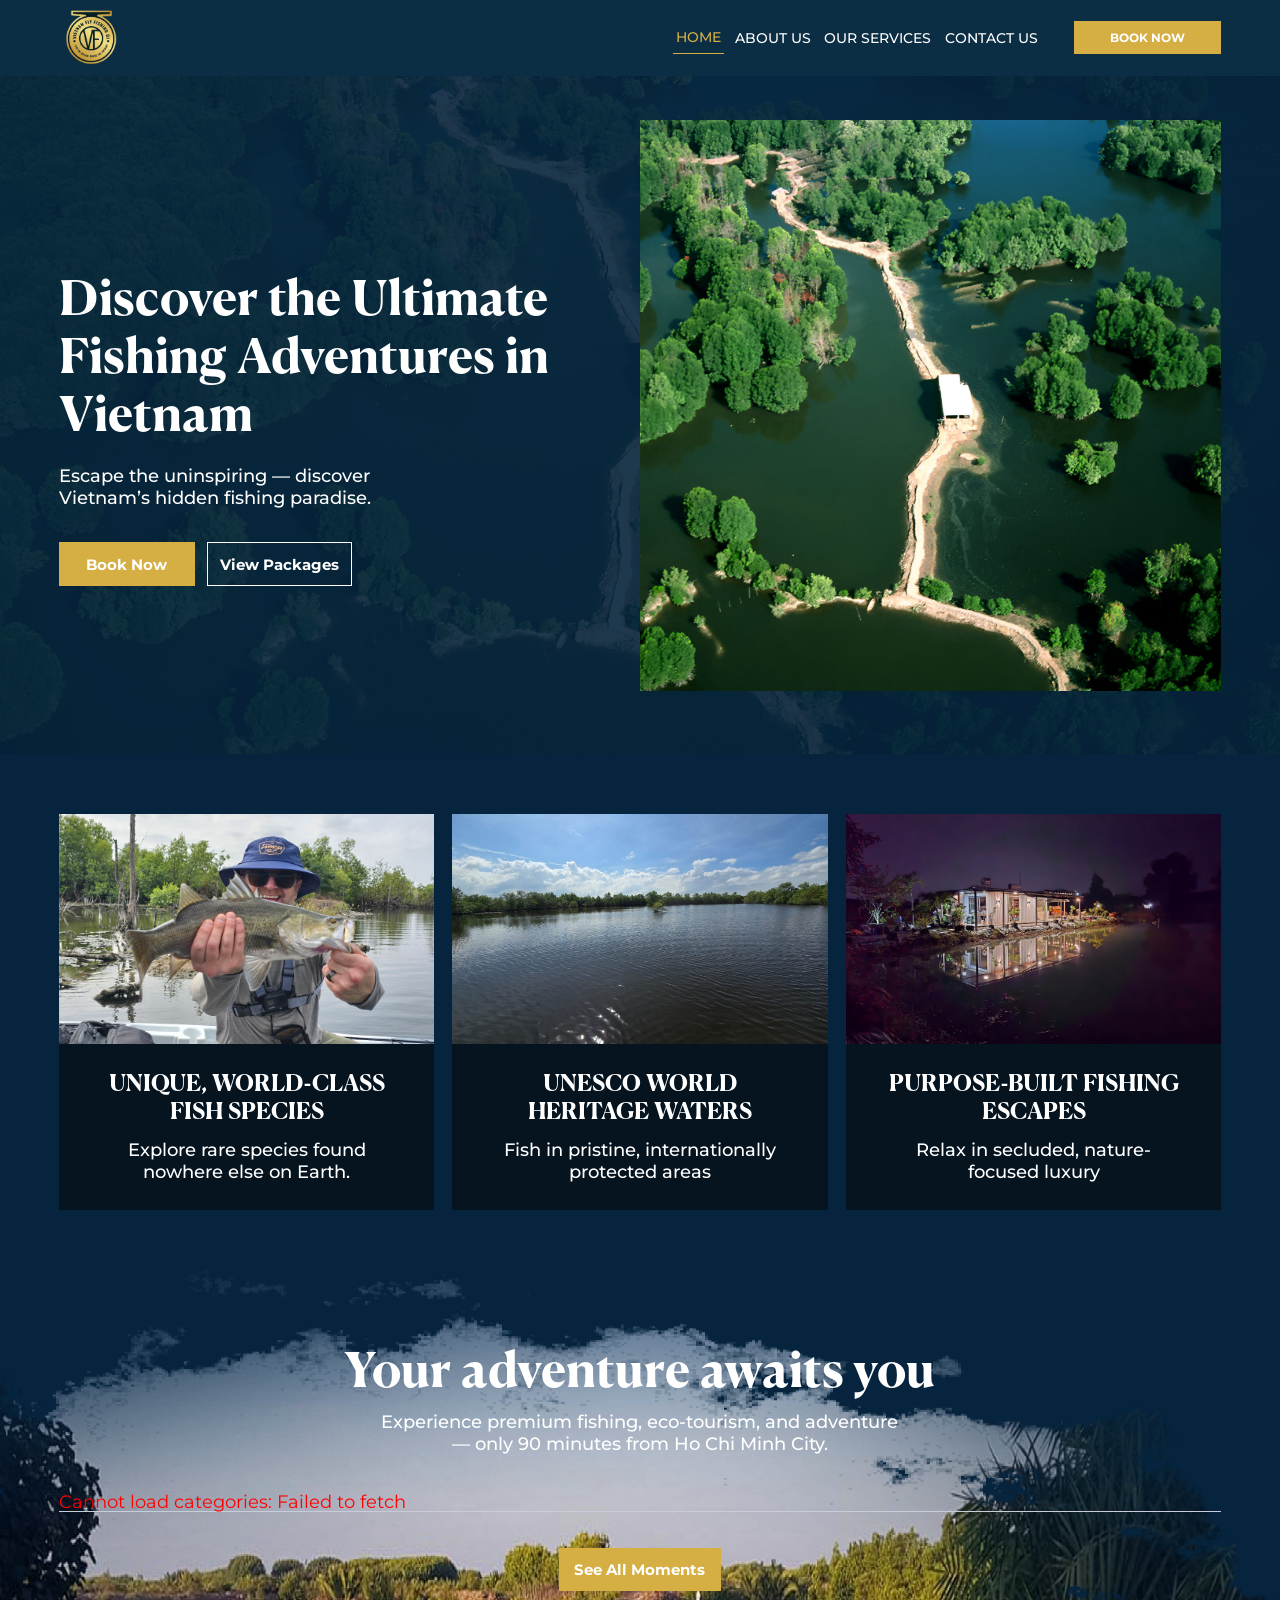
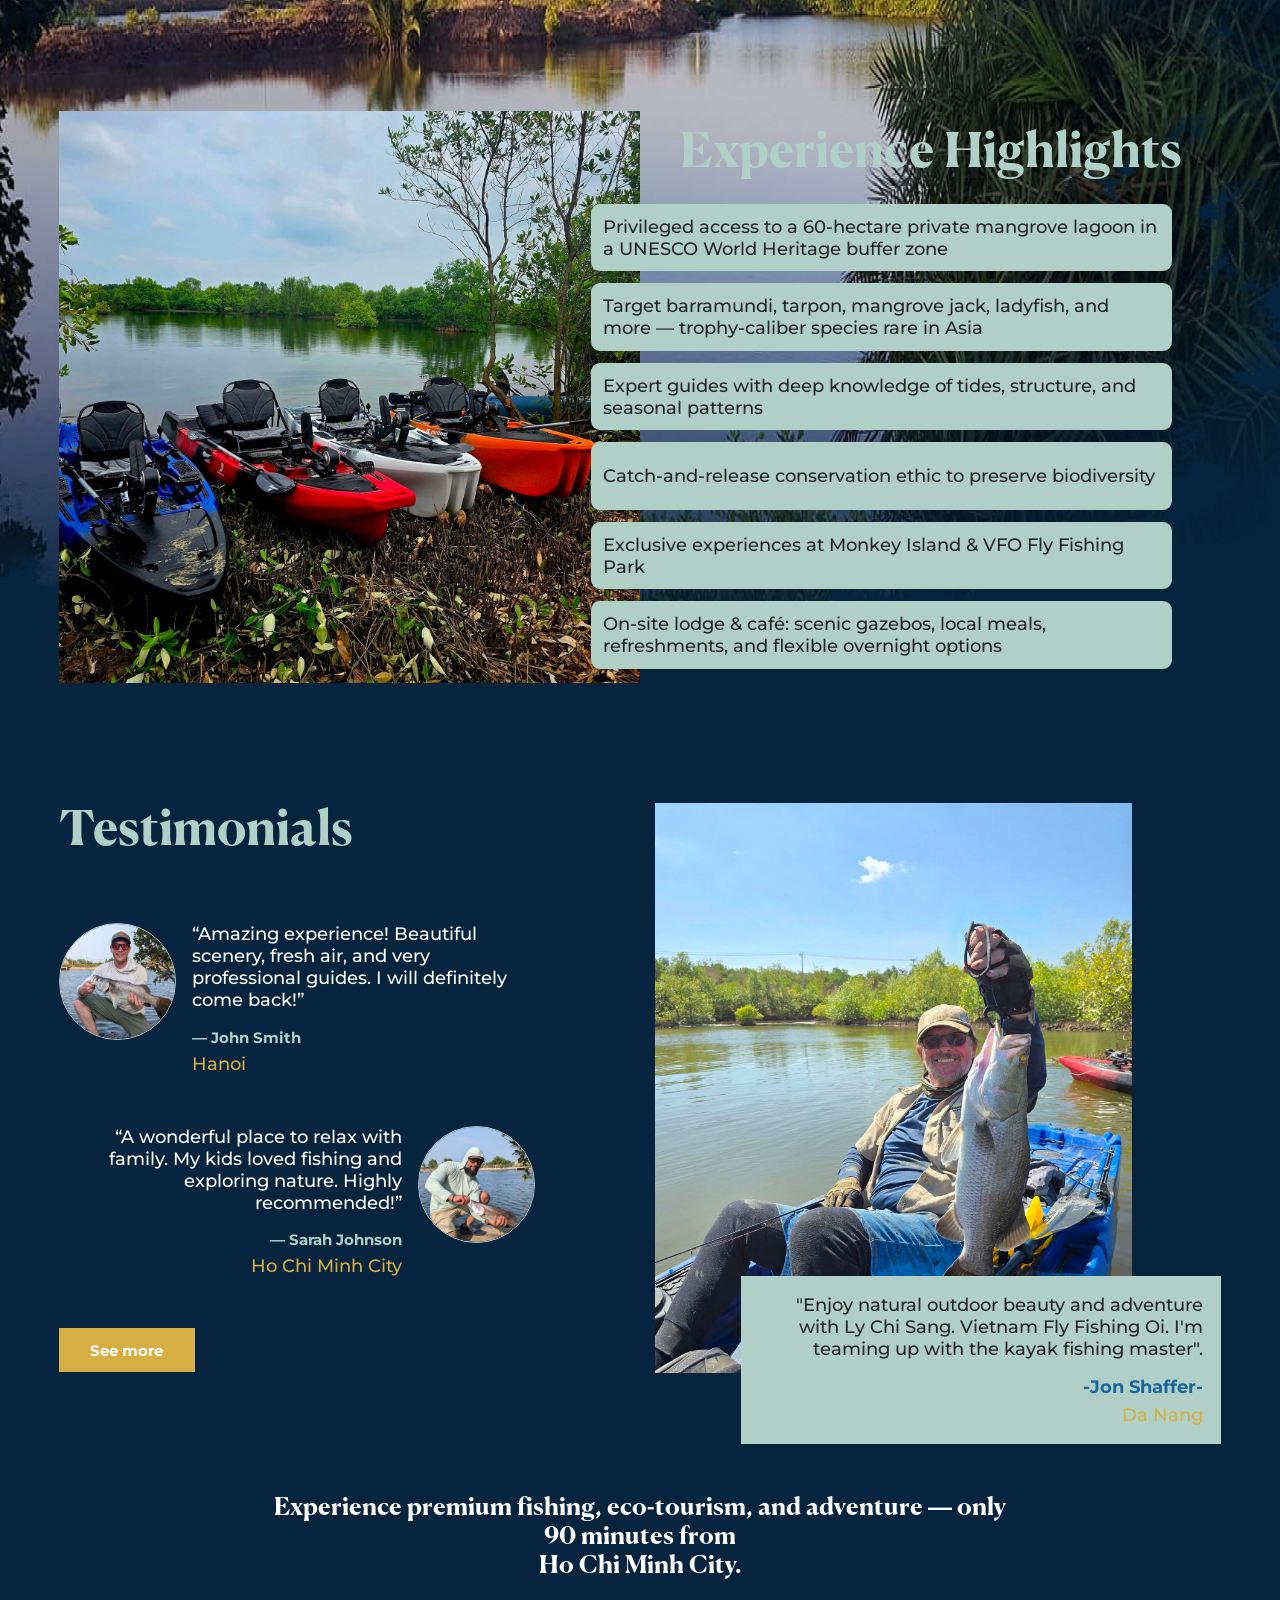
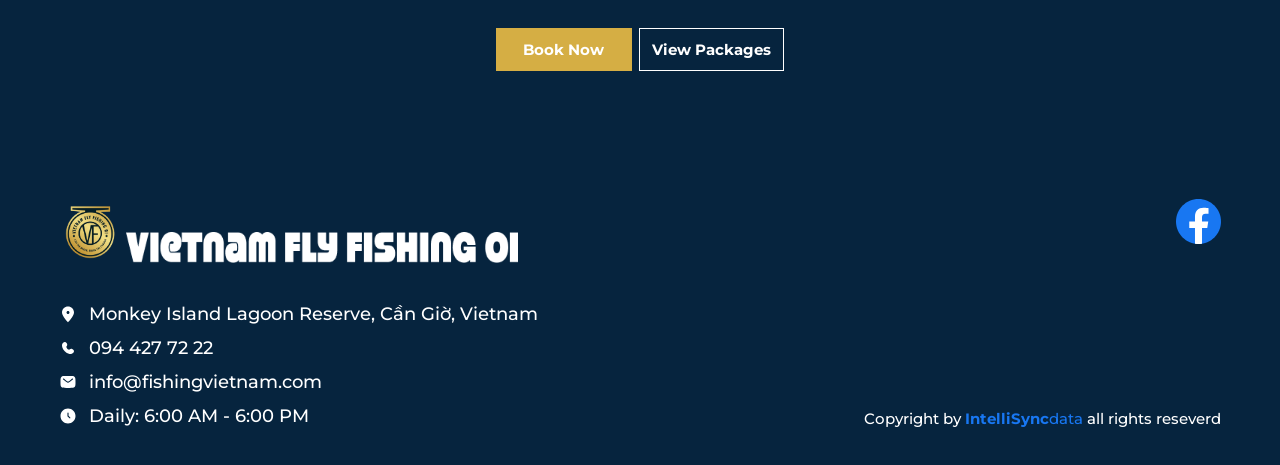
<file: source-main/index.html>
<!DOCTYPE html>
<html>

<head>
    <meta charset="UTF-8">
    <link rel="icon" type="image/png" href="favicon.png">
    <meta name="viewport" content="width=device-width, initial-scale=1.0">
    <meta name="description"
        content="VFO Fly Fishing Park - Live The Dream & Share The Passion. Experience amazing fishing and wilderness adventures.">
    <title>Fishing VietNam - Live The Dream & Share The Passion</title>

    <!-- Primary Meta Tags -->
    <meta name="title" content="Fishing VietNam - Live The Dream & Share The Passion">
    <meta name="author" content="VFO Fly Fishing Park">
    <meta name="keywords"
        content="fishing vietnam, fly fishing, VFO, fishing park, wilderness adventures, fishing tours, kayak adventures, platinum fishing experience, premium elite expedition">

    <!-- Canonical URL -->
    <link rel="canonical" href="https://fishingvietnam.com/">

    <!-- Sitemap -->
    <link rel="sitemap" type="application/xml" title="Sitemap" href="/sitemap.xml">

    <!-- Open Graph / Facebook / LinkedIn / Zalo / WhatsApp -->
    <meta property="og:type" content="website">
    <meta property="og:url" content="https://fishingvietnam.com/">
    <meta property="og:site_name" content="Fishing VietNam">
    <meta property="og:title" content="Fishing VietNam - Live The Dream & Share The Passion">
    <meta property="og:description"
        content="VFO Fly Fishing Park - Live The Dream & Share The Passion. Experience amazing fishing and wilderness adventures.">
    <meta property="og:image" content="https://fishingvietnam.com/assets/images/thumb-big.png">
    <meta property="og:image:secure_url" content="https://fishingvietnam.com/assets/images/thumb-big.png">
    <meta property="og:image:type" content="image/png">
    <meta property="og:image:width" content="1200">
    <meta property="og:image:height" content="630">
    <meta property="og:image:alt" content="VFO Fly Fishing Park - Fishing Vietnam">
    <meta property="og:locale" content="en_US">
    <meta property="og:locale:alternate" content="vi_VN">

    <!-- Twitter Card / X -->
    <meta name="twitter:card" content="summary_large_image">
    <meta name="twitter:url" content="https://fishingvietnam.com/">
    <meta name="twitter:title" content="Fishing VietNam - Live The Dream & Share The Passion">
    <meta name="twitter:description"
        content="VFO Fly Fishing Park - Live The Dream & Share The Passion. Experience amazing fishing and wilderness adventures.">
    <meta name="twitter:image" content="https://fishingvietnam.com/assets/images/thumb-big.png">
    <meta name="twitter:image:alt" content="VFO Fly Fishing Park - Fishing Vietnam">

    <!-- Microsoft Teams / Skype -->
    <meta name="msapplication-TileImage" content="https://fishingvietnam.com/assets/images/thumb-big.png">

    <!-- Apple Touch Icon -->
    <link rel="apple-touch-icon" href="https://fishingvietnam.com/assets/images/thumb-big.png">

    <link rel="stylesheet" href="assets/css/globals.css" />
    <link rel="stylesheet" href="assets/css/styleguide.css" />
    <link rel="stylesheet" href="assets/css/index.css?v=1" />
    <script src="https://app.fishingvietnam.com/chatbot/widget.js"></script>
</head>

<body>
    <div class="home">
        <div class="navbar">
            <div class="nav-container">
                <div class="nav-row">
                    <div class="navbar-logo">
                        <button class="hamburger" aria-label="Toggle menu">
                            <span class="hamburger-line"></span>
                            <span class="hamburger-line"></span>
                            <span class="hamburger-line"></span>
                        </button>
                        <a href="./">
                            <img class="logo-img" src="assets/images/image-16-1.png" alt="VFO logo" />
                        </a>
                    </div>
                    <div class="navbar-nav">
                        <div class="nav-menu">
                            <div class="nav-item active">
                                <a href="./" style="text-decoration: none; color: inherit;">
                                    <div class="nav-link-text">HOME</div>
                                </a>
                            </div>
                            <div class="nav-item">
                                <a href="about-us.html" style="text-decoration: none; color: inherit;">
                                    <div class="nav-link">ABOUT US</div>
                                </a>
                            </div>
                            <div class="nav-item">
                                <a href="our-services.html" style="text-decoration: none; color: inherit;">
                                    <div class="nav-link">OUR SERVICES</div>
                                </a>
                            </div>
                            <div class="nav-item">
                                <a href="contact-us.html" style="text-decoration: none; color: inherit;">
                                    <div class="nav-link">CONTACT US</div>
                                </a>
                            </div>
                        </div>
                        <a class="btn-book-pc" href="booking-now.html" style="text-decoration: none;">
                            <button class="nav-btn-book">
                                <div class="nav-btn-text">BOOK NOW</div>
                            </button>
                        </a>
                    </div>
                    <a class="btn-book-mb" href="booking-now.html" style="text-decoration: none;">
                        <button class="nav-btn-book">
                            <div class="nav-btn-text">BOOK NOW</div>
                        </button>
                    </a>
                </div>
            </div>
        </div>
        <section class="hero-section">
            <div class="container">
                <div class="row">
                    <div class="hero-content">
                        <div class="hero-text">
                            <p class="hero-title">Discover the Ultimate Fishing Adventures in Vietnam</p>
                            <p class="hero-subtitle">Escape the uninspiring — discover Vietnam’s hidden fishing
                                paradise.</p>
                        </div>
                        <div class="hero-buttons">
                            <a href="booking-now.html" style="text-decoration: none;">
                                <button class="btn btn-primary">
                                    <div class="btn-text">Book Now</div>
                                </button>
                            </a>
                            <a href="our-services.html#pricing" style="text-decoration: none;">
                                <button class="btn btn-secondary">
                                    <div class="btn-text-secondary">View Packages</div>
                                </button>
                            </a>
                        </div>
                    </div>
                    <div class="hero-image-wrapper">
                        <img class="hero-image" src="assets/images/rung-ngap-man-vam-sat-2-2.png" />
                    </div>
                </div>
            </div>
        </section>
        <section class="features-section">
            <div class="container">
                <div class="row">
                    <div class="features-wrapper">
                        <div class="feature-card">
                            <div class="feature-img feature-img-1"></div>
                            <div class="feature-body">
                                <div class="feature-title">UNIQUE, WORLD-CLASS FISH SPECIES</div>
                                <p class="feature-desc">Explore rare species found nowhere else on Earth.</p>
                            </div>
                        </div>
                        <div class="feature-card">
                            <div class="feature-img feature-img-2"></div>
                            <div class="feature-body">
                                <div class="feature-title">UNESCO WORLD HERITAGE WATERS</div>
                                <p class="feature-desc">Fish in pristine, internationally protected areas</p>
                            </div>
                        </div>
                        <div class="feature-card">
                            <div class="feature-img feature-img-3"></div>
                            <div class="feature-body">
                                <div class="feature-title">PURPOSE-BUILT FISHING ESCAPES</div>
                                <p class="feature-desc">Relax in secluded, nature-focused luxury</p>
                            </div>
                        </div>
                    </div>
                </div>
            </div>
        </section>
        <section id="gallery" class="gallery-section">
            <img class="gallery-bg" src="assets/images/mask-group.png" />
            <div class="container">
                <div class="gallery-header">
                    <div class="gallery-title">Your adventure awaits you</div>
                    <p class="gallery-desc">
                        Experience premium fishing, eco-tourism, and adventure — only 90 minutes from Ho Chi Minh City.
                    </p>
                </div>
                <div class="gallery-tabs">
                </div>
                <div class="gallery-content">
                    <div class="gallery-grid">
                        <!-- Gallery items will be rendered by JavaScript -->
                    </div>
                    <button class="btn btn-gallery" onclick="location.href='gallery.html'">
                        <div class="btn-text">See All Moments</div>
                    </button>
                </div>

            </div>
        </section>
        <section class="highlights-section">
            <div class="container">
                <div class="row">
                    <div class="highlights-image"></div>
                    <div class="highlights-content">
                        <div class="highlights-title">Experience Highlights</div>
                        <div class="highlights-list">
                            <div class="highlight-item">
                                <p class="highlight-text">
                                    Privileged access to a 60-hectare private mangrove lagoon in a UNESCO World Heritage
                                    buffer zone
                                </p>
                            </div>
                            <div class="highlight-item">
                                <p class="highlight-text">
                                    Target barramundi, tarpon, mangrove jack, ladyfish, and more — trophy-caliber
                                    species rare in Asia
                                </p>
                            </div>
                            <div class="highlight-item">
                                <p class="highlight-text">
                                    Expert guides with deep knowledge of tides, structure, and seasonal patterns
                                </p>
                            </div>
                            <div class="highlight-item">
                                <p class="highlight-text">
                                    Catch-and-release conservation ethic to preserve biodiversity
                                </p>
                            </div>
                            <div class="highlight-item">
                                <p class="highlight-text">
                                    Exclusive experiences at Monkey Island &amp; VFO Fly Fishing Park
                                </p>
                            </div>
                            <div class="highlight-item">
                                <p class="highlight-text">
                                    On-site lodge &amp; café: scenic gazebos, local meals, refreshments, and flexible
                                    overnight options
                                </p>
                            </div>
                        </div>
                    </div>
                </div>
            </div>
        </section>
        <section class="testimonials-section">
            <div class="container">
                <div class="row flex-wrap">
                    <div class="testimonials-left pc">
                        <div class="testimonials-title">Testimonials</div>
                        <div class="testimonials-cards">
                            <div class="testimonial-card">
                                <img class="testimonial-avatar" src="assets/images/ellipse-1.png" />
                                <div class="testimonial-body">
                                    <p class="testimonial-quote">
                                        “Amazing experience! Beautiful scenery, fresh air, and very professional guides.
                                        I will definitely come back!”
                                    </p>
                                    <div class="testimonial-author-info">
                                        <div class="testimonial-name">— John Smith</div>
                                        <div class="testimonial-location">Hanoi</div>
                                    </div>
                                </div>
                            </div>
                            <div class="testimonial-card">
                                <div class="testimonial-body right">
                                    <p class="testimonial-quote">
                                        “A wonderful place to relax with family. My kids loved fishing and exploring
                                        nature. Highly recommended!”
                                    </p>
                                    <div class="testimonial-author-info">
                                        <div class="testimonial-name">— Sarah Johnson</div>
                                        <div class="testimonial-location">Ho Chi Minh City</div>
                                    </div>
                                </div>
                                <img class="testimonial-avatar" src="assets/images/ellipse-1-1.png" />
                            </div>
                            <div class="btn-seemore">
                                <a href="testimonials.html" style="text-decoration: none;">
                                    <button class="btn btn-primary">
                                        <div class="btn-text">See more</div>
                                    </button>
                                </a>
                            </div>
                        </div>
                    </div>
                    <div class="testimonials-image-wrapper">
                        <div class="testimonials-image-inner">
                            <img class="testimonials-img" src="assets/images/image-64.png" />
                        </div>
                    </div>
                    <div class="testimonial-featured">
                        <p class="testimonial-featured-quote">
                            &#34;Enjoy natural outdoor beauty and adventure with Ly Chi Sang. Vietnam Fly Fishing Oi.
                            I&#39;m teaming up with the kayak fishing master&#34;.
                        </p>
                        <div class="testimonial-featured-author">
                            <div class="testimonial-featured-name">-Jon Shaffer-</div>
                            <div class="testimonial-featured-location">Da Nang</div>
                        </div>
                    </div>

                    <div class="testimonials-left mb">
                        <div class="testimonials-cards">
                            <div class="testimonial-card">
                                <img class="testimonial-avatar" src="assets/images/ellipse-1.png" />
                                <div class="testimonial-body">
                                    <p class="testimonial-quote">
                                        “Amazing experience! Beautiful scenery, fresh air, and very professional guides.
                                        I will definitely come back!”
                                    </p>
                                    <div class="testimonial-author-info">
                                        <div class="testimonial-name">— John Smith</div>
                                        <div class="testimonial-location">Hanoi</div>
                                    </div>
                                </div>
                            </div>
                            <div class="testimonial-card">
                                <div class="testimonial-body right">
                                    <p class="testimonial-quote">
                                        “A wonderful place to relax with family. My kids loved fishing and exploring
                                        nature. Highly recommended!”
                                    </p>
                                    <div class="testimonial-author-info">
                                        <div class="testimonial-name">— Sarah Johnson</div>
                                        <div class="testimonial-location">Ho Chi Minh City</div>
                                    </div>
                                </div>
                                <img class="testimonial-avatar" src="assets/images/ellipse-1-1.png" />
                            </div>
                            <div class="btn-seemore text-align-center margin-auto">
                                <a href="testimonials.html" style="text-decoration: none;">
                                    <button class="btn btn-primary">
                                        <div class="btn-text">See more</div>
                                    </button>
                                </a>
                            </div>
                        </div>
                    </div>
                </div>
            </div>
        </section>
        <section class="cta-section">
            <p class="cta-text">
                Experience premium fishing, eco-tourism, and adventure — only 90 minutes from<br />Ho Chi Minh City.
            </p>
            <div class="nav-menu">
                <a href="booking-now.html" style="text-decoration: none;">
                    <button class="btn btn-primary">
                        <div class="btn-text">Book Now</div>
                    </button>
                </a>
                <a href="our-services.html#pricing" style="text-decoration: none;">
                    <button class="btn btn-secondary">
                        <div class="btn-text-secondary">View Packages</div>
                    </button>
                </a>
            </div>
        </section>
        <footer class="footer" id="footer">
    </div>

    <!-- Gallery Lightbox Popup -->
    <div id="gallery-lightbox" class="gallery-lightbox">
        <button class="lightbox-close" onclick="closeLightbox()">&times;</button>
        <div id="lightbox-content" class="lightbox-content"></div>
    </div>

    <script src="assets/js/navigate.js"></script>
    <script src="assets/js/index.js"></script>
    <script src="assets/js/gallery.js?v=1"></script>
    <script src="assets/js/footer.js"></script>
</body>

</html>
</file>
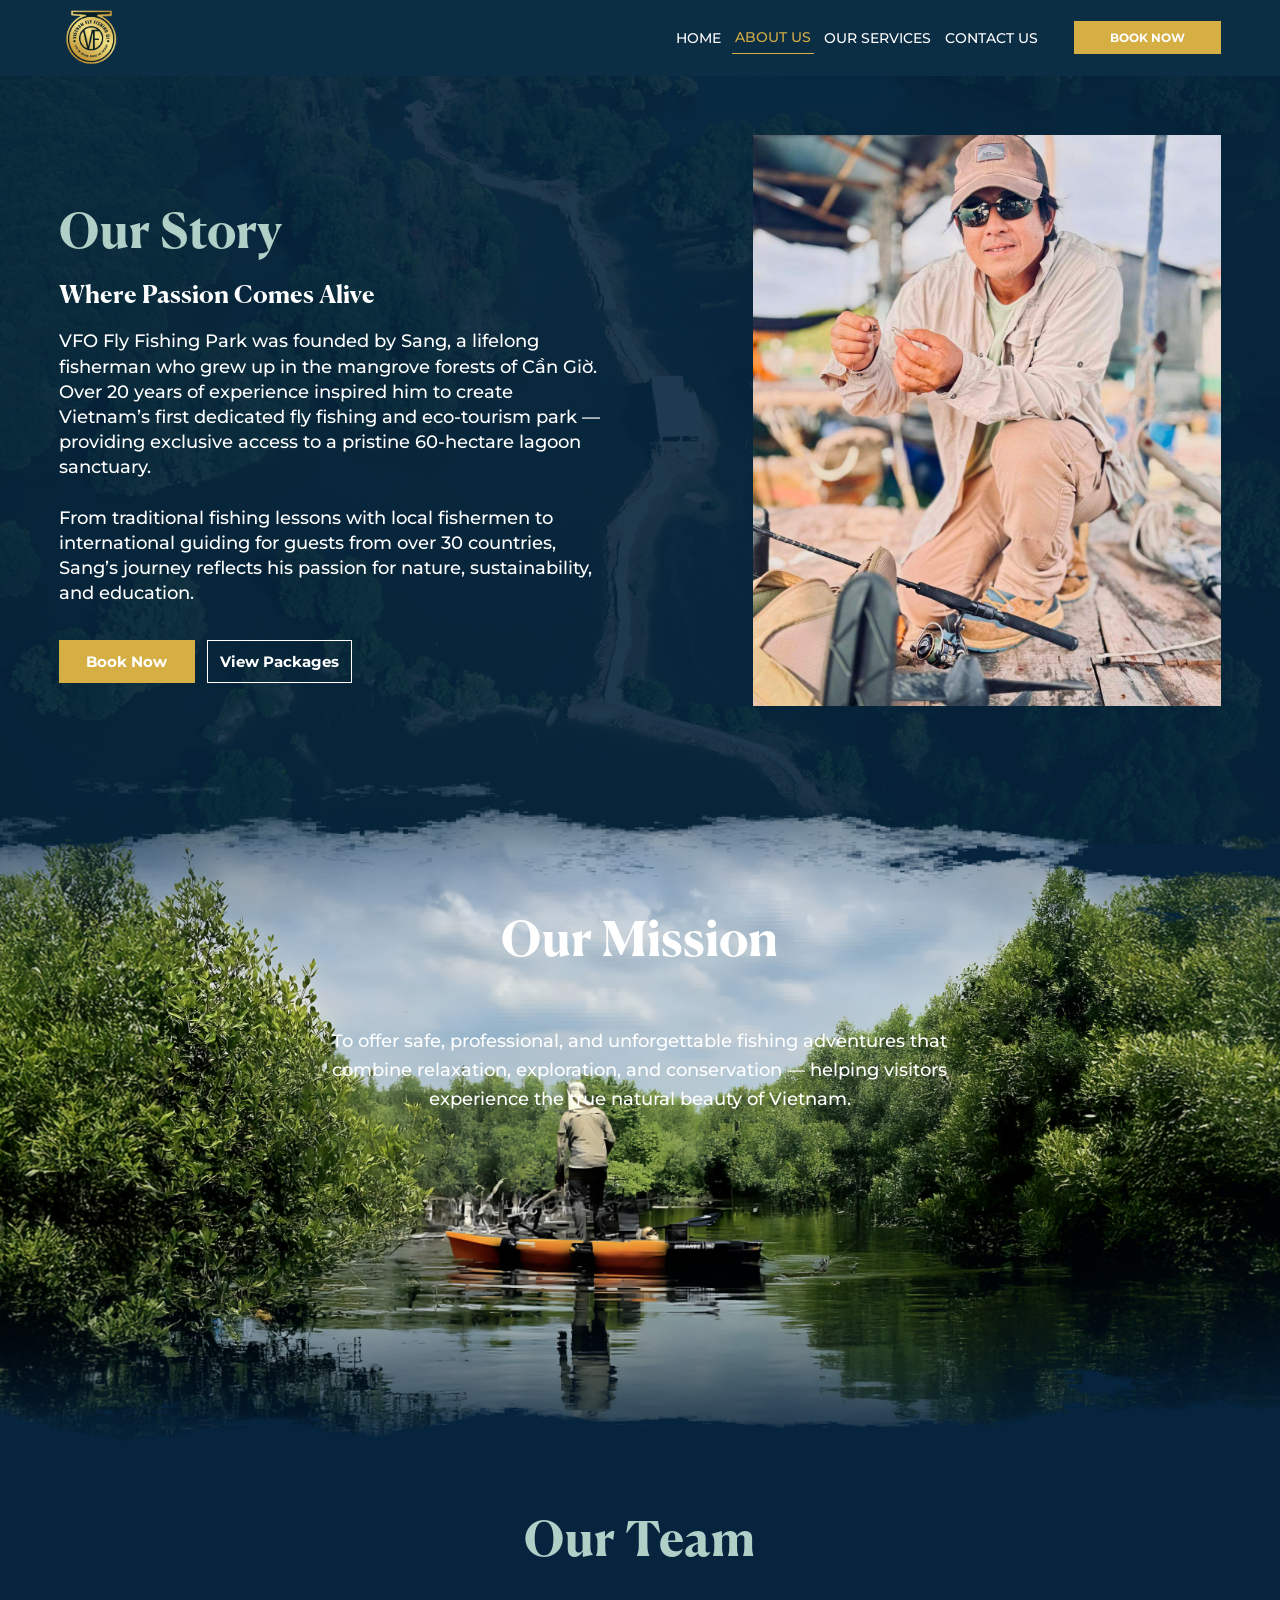
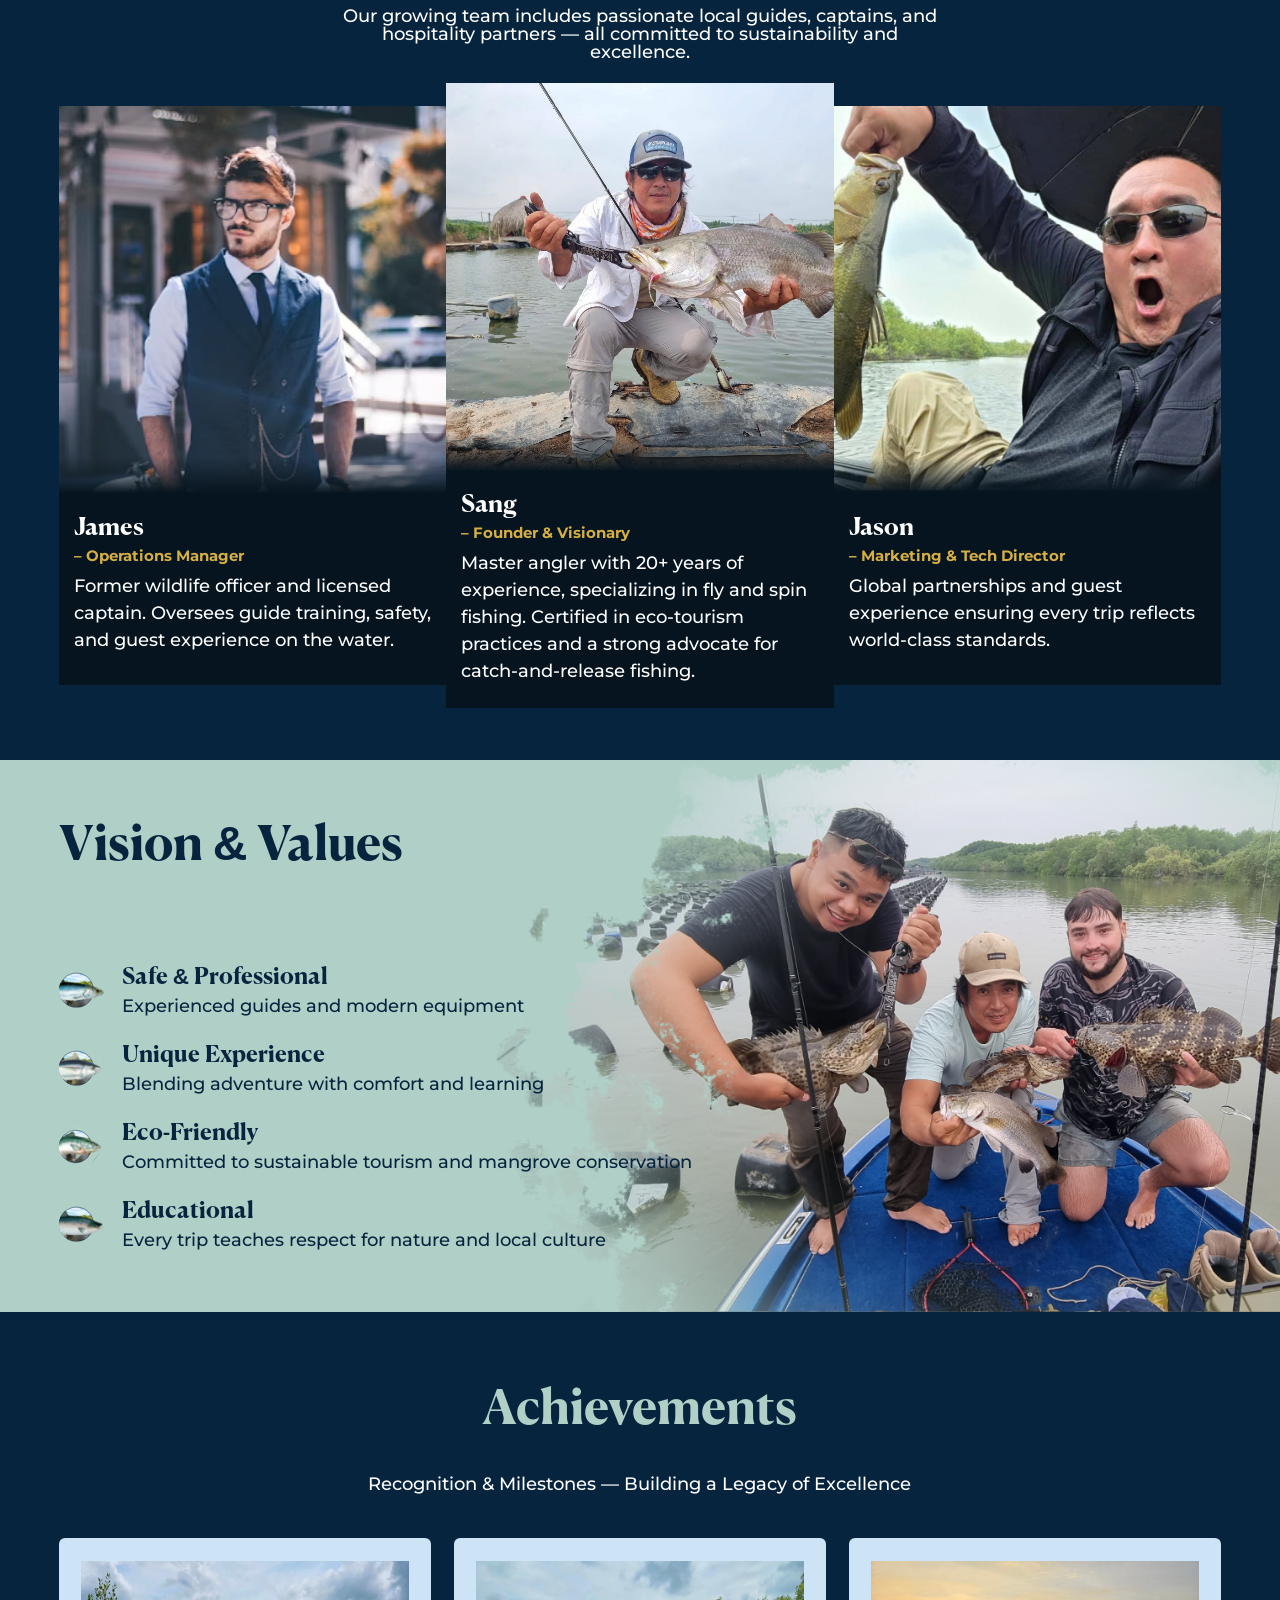
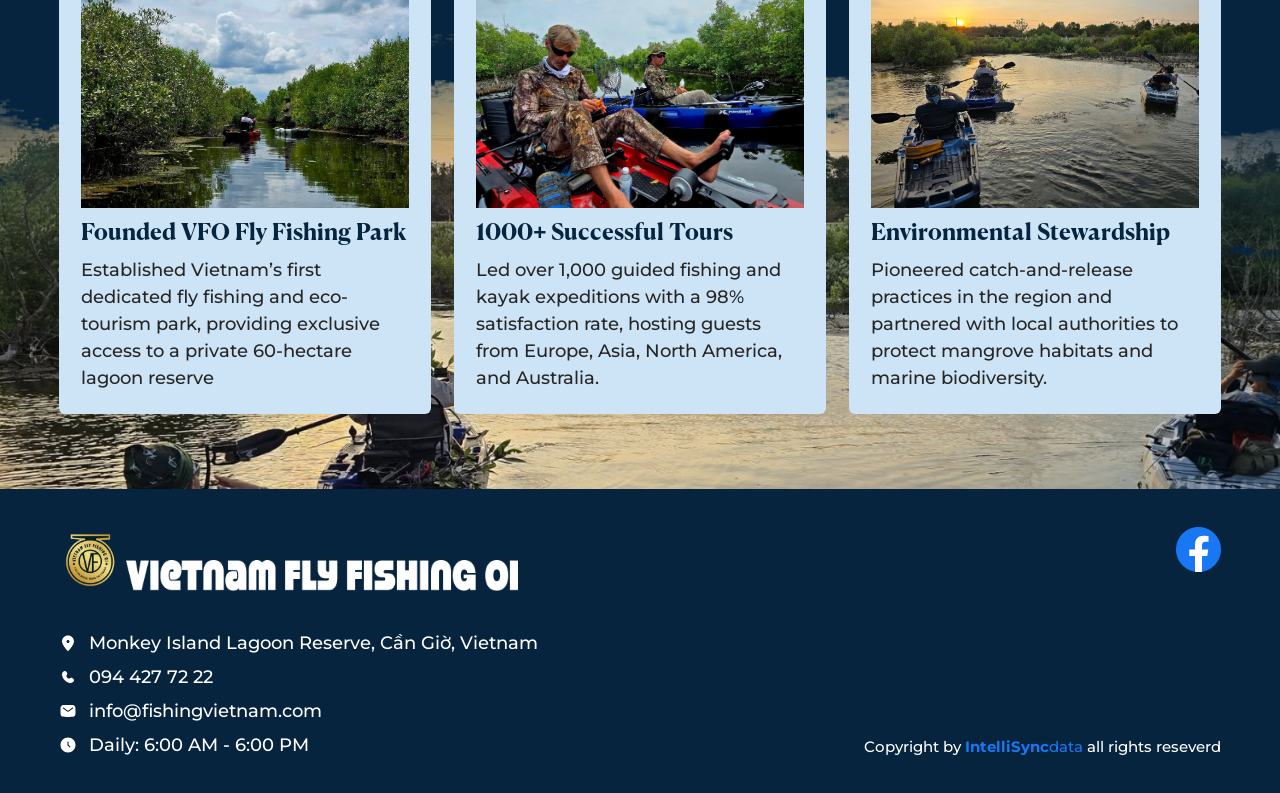
<file: source-main/about-us.html>
<!DOCTYPE html>
<html>

<head>
    <meta charset="UTF-8">
    <link rel="icon" type="image/png" href="favicon.png">
    <meta name="viewport" content="width=device-width, initial-scale=1.0">
    <meta name="description" content="VFO Fly Fishing Park - Live The Dream & Share The Passion. Experience amazing fishing and wilderness adventures.">
    <title>Fishing VietNam - About Us</title>

    <!-- Primary Meta Tags -->
    <meta name="title" content="Fishing VietNam - About Us">
    <meta name="author" content="VFO Fly Fishing Park">
    <meta name="keywords" content="fishing vietnam, fly fishing, VFO, fishing park, wilderness adventures, fishing tours, kayak adventures, platinum fishing experience, premium elite expedition">

    <!-- Canonical URL -->
    <link rel="canonical" href="https://fishingvietnam.com/">

    <!-- Open Graph / Facebook / LinkedIn / Zalo / WhatsApp -->
    <meta property="og:type" content="website">
    <meta property="og:url" content="https://fishingvietnam.com/">
    <meta property="og:site_name" content="Fishing VietNam">
    <meta property="og:title" content="Fishing VietNam - About Us">
    <meta property="og:description" content="VFO Fly Fishing Park - Live The Dream & Share The Passion. Experience amazing fishing and wilderness adventures.">
    <meta property="og:image" content="https://fishingvietnam.com/assets/images/thumb-big.png">
    <meta property="og:image:secure_url" content="https://fishingvietnam.com/assets/images/thumb-big.png">
    <meta property="og:image:type" content="image/png">
    <meta property="og:image:width" content="1200">
    <meta property="og:image:height" content="630">
    <meta property="og:image:alt" content="VFO Fly Fishing Park - Fishing Vietnam">
    <meta property="og:locale" content="en_US">
    <meta property="og:locale:alternate" content="vi_VN">

    <!-- Twitter Card / X -->
    <meta name="twitter:card" content="summary_large_image">
    <meta name="twitter:url" content="https://fishingvietnam.com/">
    <meta name="twitter:title" content="Fishing VietNam - About Us">
    <meta name="twitter:description" content="VFO Fly Fishing Park - Live The Dream & Share The Passion. Experience amazing fishing and wilderness adventures.">
    <meta name="twitter:image" content="https://fishingvietnam.com/assets/images/thumb-big.png">
    <meta name="twitter:image:alt" content="VFO Fly Fishing Park - Fishing Vietnam">

    <!-- Microsoft Teams / Skype -->
    <meta name="msapplication-TileImage" content="https://fishingvietnam.com/assets/images/thumb-big.png">

    <!-- Apple Touch Icon -->
    <link rel="apple-touch-icon" href="https://fishingvietnam.com/assets/images/thumb-big.png">
    
    <link rel="stylesheet" href="assets/css/globals.css" />
    <link rel="stylesheet" href="assets/css/styleguide.css" />
    <link rel="stylesheet" href="assets/css/about-us.css" />
    <script src="https://app.fishingvietnam.com/chatbot/widget.js"></script>
</head>

<body>
    <div class="about-us">
        <!-- Navbar -->
        <div class="navbar">
            <div class="nav-container">
                <div class="nav-row">
                    <div class="navbar-logo">
                        <button class="hamburger" aria-label="Toggle menu">
                            <span class="hamburger-line"></span>
                            <span class="hamburger-line"></span>
                            <span class="hamburger-line"></span>
                        </button>
                        <a href="./">
                            <img class="logo-img" src="assets/images/image-16-1.png" alt="VFO logo" />
                        </a>
                    </div>
                    <div class="navbar-nav">
                        <div class="nav-menu">
                            <div class="nav-item">
                                <a href="./" style="text-decoration: none; color: inherit;">
                                    <div class="nav-link">HOME</div>
                                </a>
                            </div>
                            <div class="nav-item active">
                                <a href="about-us.html" style="text-decoration: none; color: inherit;">
                                    <div class="nav-link-text">ABOUT US</div>
                                </a>
                            </div>
                            <div class="nav-item">
                                <a href="our-services.html" style="text-decoration: none; color: inherit;">
                                    <div class="nav-link">OUR SERVICES</div>
                                </a>
                            </div>
                            <div class="nav-item">
                                <a href="contact-us.html" style="text-decoration: none; color: inherit;">
                                    <div class="nav-link">CONTACT US</div>
                                </a>
                            </div>
                        </div>
                        <a class="btn-book-pc" href="booking-now.html" style="text-decoration: none;">
                            <button class="nav-btn-book">
                                <div class="nav-btn-text">BOOK NOW</div>
                            </button>
                        </a>
                    </div>
                    <a class="btn-book-mb" href="booking-now.html" style="text-decoration: none;">
                        <button class="nav-btn-book">
                            <div class="nav-btn-text">BOOK NOW</div>
                        </button>
                    </a>
                </div>
            </div>
        </div>

        <!-- Hero Section -->
        <section class="hero-section">
            <div class="container">
                <div class="row">
                    <div class="hero-content">
                        <div class="hero-text">
                            <p class="hero-title">Our Story</p>
                            <p class="hero-subtitle">Where Passion Comes Alive</p>
                            <p class="hero-desc">
                                VFO Fly Fishing Park was founded by Sang, a lifelong fisherman who grew up in the
                                mangrove forests of Cần Giờ. Over 20 years of experience inspired him to create
                                Vietnam’s first dedicated fly fishing and eco-tourism park — providing exclusive access
                                to a pristine 60-hectare lagoon sanctuary.<br /><br />From traditional fishing lessons
                                with local fishermen to international guiding for guests from over 30 countries, Sang’s
                                journey reflects his passion for nature, sustainability, and education.
                            </p>
                        </div>
                        <div class="hero-buttons">
                            <a href="booking-now.html" style="text-decoration: none;">
                                <button class="btn btn-primary">
                                    <div class="btn-text">Book Now</div>
                                </button>
                            </a>
                            <a href="our-services.html#pricing" style="text-decoration: none;">
                                <button class="btn btn-secondary">
                                    <div class="btn-text-secondary">View Packages</div>
                                </button>
                            </a>
                        </div>
                    </div>
                    <div class="hero-image-wrapper">
                        <img class="hero-image" src="assets/images/image-65.png" />
                    </div>
                </div>
            </div>
        </section>

        <!-- Mission Section -->
        <section class="mission-section">
            <img class="mission-bg" src="assets/images/mask-group-3.png" />
            <div class="container">
                <div class="mission-content">
                    <div class="mission-title">Our Mission</div>
                    <p class="mission-text">
                        To offer safe, professional, and unforgettable fishing adventures that combine relaxation,
                        exploration, and conservation — helping visitors experience the true natural beauty of Vietnam.
                    </p>
                </div>
            </div>
        </section>

        <!-- Team Section -->
        <section class="team-section">
            <div class="container">
                <div class="team-header">
                    <div class="team-title">Our Team</div>
                    <p class="team-subtitle">
                        Our growing team includes passionate local guides, captains, and hospitality partners — all
                        committed to sustainability and excellence.
                    </p>
                </div>
                <div class="team-grid">
                    <div class="team-card">
                        <div class="team-image">
                            <img src="assets/images/image-35.png" />
                        </div>
                        <div class="team-body">
                            <div class="team-name">James</div>
                            <div class="team-role">– Operations Manager</div>
                            <p class="team-desc">
                                Former wildlife officer and licensed captain. Oversees guide training, safety, and guest
                                experience on the water.
                            </p>
                        </div>
                    </div>
                    <div class="team-card focus">
                        <div class="team-image">
                            <img src="assets/images/image-66.png" />
                        </div>
                        <div class="team-body">
                            <div class="team-name">Sang</div>
                            <div class="team-role">– Founder & Visionary</div>
                            <p class="team-desc">
                                Master angler with 20+ years of experience, specializing in fly and spin fishing.
                                Certified in eco-tourism practices and a strong advocate for catch-and-release fishing.
                            </p>
                        </div>
                    </div>
                    <div class="team-card">
                        <div class="team-image">
                            <img src="assets/images/image-56.png" />
                        </div>
                        <div class="team-body">
                            <div class="team-name">Jason</div>
                            <div class="team-role">– Marketing & Tech Director</div>
                            <p class="team-desc">
                                Global partnerships and guest experience ensuring every trip reflects world-class
                                standards.
                            </p>
                        </div>
                    </div>
                </div>
            </div>
        </section>

        <!-- Values Section -->
        <section class="values-section">
            <div class="container">
                <div class="values-title">Vision & Values</div>
                <div class="values-grid">
                    <div class="value-card">
                        <img class="value-icon" src="assets/images/frame-427320947.svg" />
                        <div class="value-body">
                            <div class="value-title">Safe & Professional</div>
                            <p class="value-desc">Experienced guides and modern equipment</p>
                        </div>
                    </div>
                    <div class="value-card">
                        <img class="value-icon" src="assets/images/frame-427320949-1.svg" />
                        <div class="value-body">
                            <div class="value-title">Unique Experience</div>
                            <p class="value-desc">Blending adventure with comfort and learning</p>
                        </div>
                    </div>
                    <div class="value-card">
                        <img class="value-icon" src="assets/images/frame-427320949.svg" />
                        <div class="value-body">
                            <div class="value-title">Eco-Friendly</div>
                            <p class="value-desc">Committed to sustainable tourism and mangrove conservation</p>
                        </div>
                    </div>
                    <div class="value-card">
                        <img class="value-icon" src="assets/images/frame-427320947-1.svg" />
                        <div class="value-body">
                            <div class="value-title">Educational</div>
                            <p class="value-desc">Every trip teaches respect for nature and local culture</p>
                        </div>
                    </div>
                </div>
            </div>
            <div class="values-bg">
                <img src="assets/images/mask-group-2-mb.png" />
            </div>
        </section>

        <!-- Achievements Section -->
        <section class="achievements-section">
            <img class="achievements-bg" src="assets/images/mask-group-1.png" />
            <div class="container">
                <div class="achievements-header">
                    <div class="achievements-title">Achievements</div>
                    <p class="achievements-subtitle">Recognition & Milestones — Building a Legacy of Excellence</p>
                </div>
                <div class="achievements-grid">
                    <div class="achievement-card">
                        <div class="achievement-icon">
                            <img src="assets/images/rectangle-17763.png" />
                        </div>
                        <div class="achievement-body">
                            <p class="achievement-title">Founded VFO Fly Fishing Park</p>
                            <p class="achievement-desc">
                                Established Vietnam’s first dedicated fly fishing and eco-tourism park, providing
                                exclusive access to a private 60-hectare lagoon reserve
                            </p>
                        </div>
                    </div>
                    <div class="achievement-card">
                        <div class="achievement-icon">
                            <img src="assets/images/rectangle-17763-1.png" />
                        </div>
                        <div class="achievement-body">
                            <div class="achievement-title">1000+ Successful Tours</div>
                            <p class="achievement-desc">
                                Led over 1,000 guided fishing and kayak expeditions with a 98% satisfaction rate,
                                hosting guests from Europe, Asia, North America, and Australia.
                            </p>
                        </div>
                    </div>
                    <div class="achievement-card">
                        <div class="achievement-icon">
                            <img src="assets/images/rectangle-17763-2.png" />
                        </div>
                        <div class="achievement-body">
                            <div class="achievement-title">Environmental Stewardship</div>
                            <p class="achievement-desc">
                                Pioneered catch-and-release practices in the region and partnered with local authorities
                                to protect mangrove habitats and marine biodiversity.
                            </p>
                        </div>
                    </div>
                </div>
            </div>
        </section>
        <footer class="footer" id="footer">
    </div>
    <script src="assets/js/navigate.js"></script>
    <script src="assets/js/footer.js"></script>
</body>

</html>
</file>
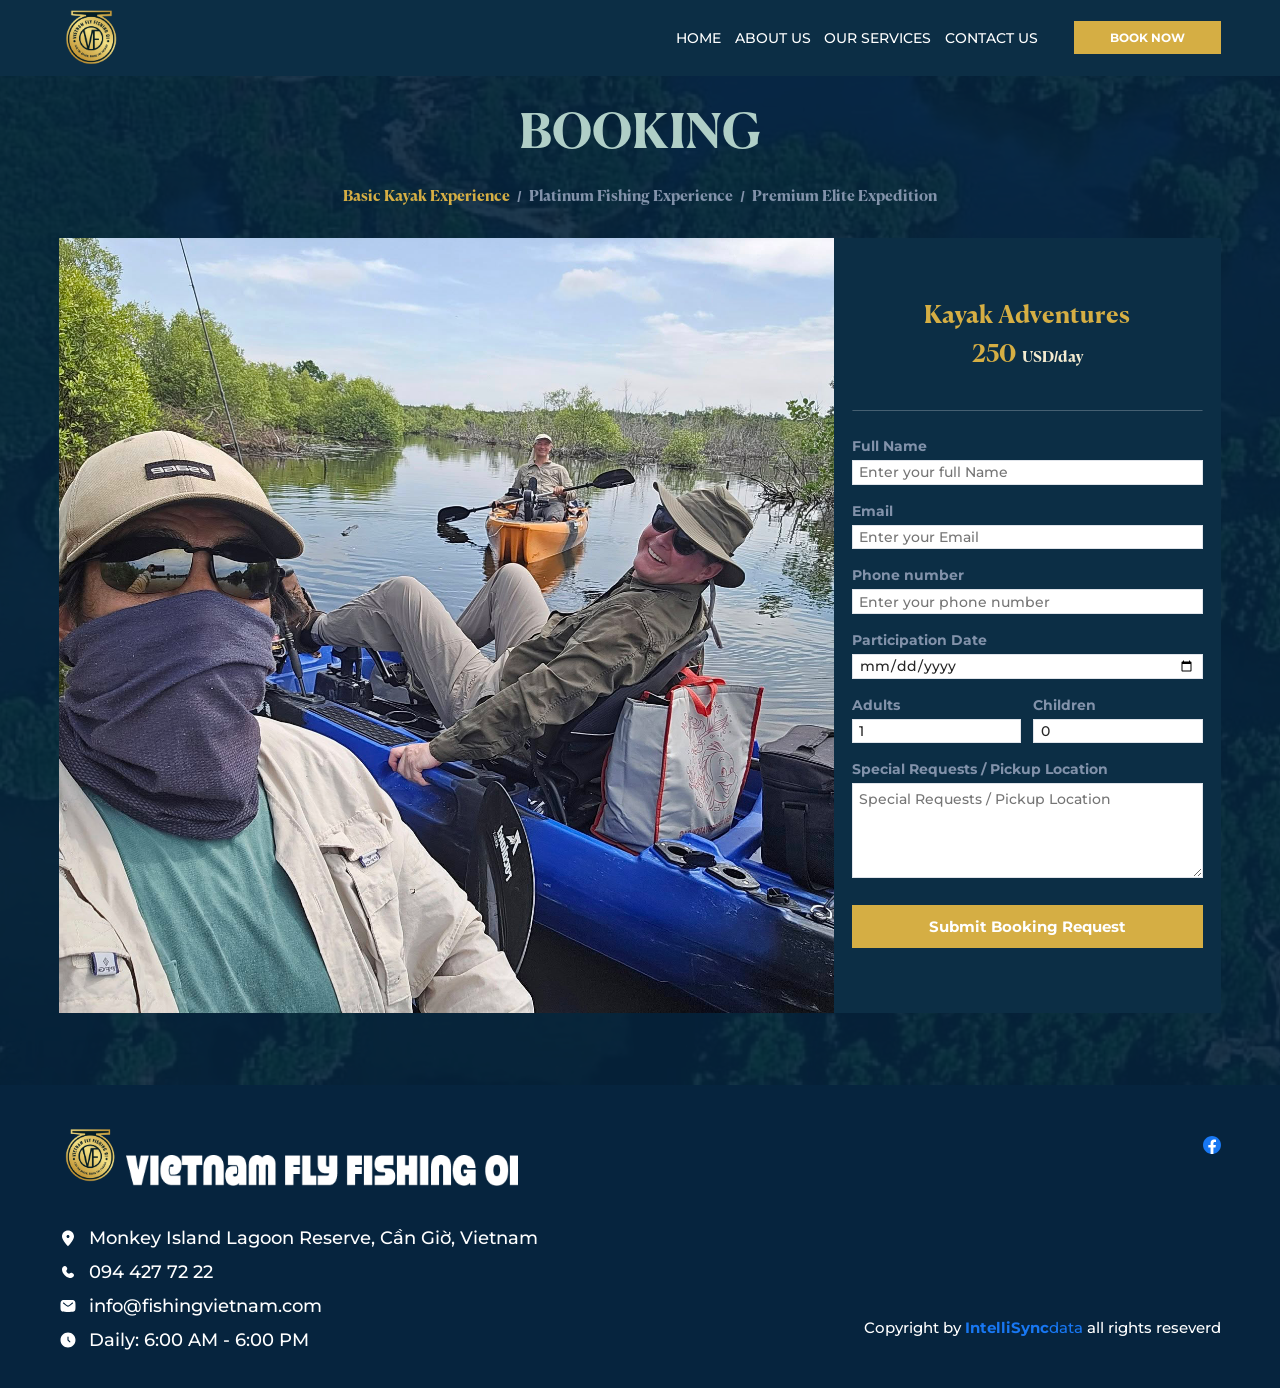
<file: source-main/booking-now.html>
<!DOCTYPE html>
<html>

<head>
    <meta charset="UTF-8">
    <link rel="icon" type="image/png" href="favicon.png">
    <meta name="viewport" content="width=device-width, initial-scale=1.0">
    <meta name="description"
        content="VFO Fly Fishing Park - Live The Dream & Share The Passion. Experience amazing fishing and wilderness adventures.">
    <title>Fishing VietNam - Booking</title>

    <!-- Primary Meta Tags -->
    <meta name="title" content="Fishing VietNam - Booking">
    <meta name="author" content="VFO Fly Fishing Park">
    <meta name="keywords"
        content="fishing vietnam, fly fishing, VFO, fishing park, wilderness adventures, fishing tours, kayak adventures, platinum fishing experience, premium elite expedition">

    <!-- Canonical URL -->
    <link rel="canonical" href="https://fishingvietnam.com/">

    <!-- Open Graph / Facebook / LinkedIn / Zalo / WhatsApp -->
    <meta property="og:type" content="website">
    <meta property="og:url" content="https://fishingvietnam.com/">
    <meta property="og:site_name" content="Fishing VietNam">
    <meta property="og:title" content="Fishing VietNam - Booking">
    <meta property="og:description"
        content="VFO Fly Fishing Park - Live The Dream & Share The Passion. Experience amazing fishing and wilderness adventures.">
    <meta property="og:image" content="https://fishingvietnam.com/assets/images/thumb-big.png">
    <meta property="og:image:secure_url" content="https://fishingvietnam.com/assets/images/thumb-big.png">
    <meta property="og:image:type" content="image/png">
    <meta property="og:image:width" content="1200">
    <meta property="og:image:height" content="630">
    <meta property="og:image:alt" content="VFO Fly Fishing Park - Fishing Vietnam">
    <meta property="og:locale" content="en_US">
    <meta property="og:locale:alternate" content="vi_VN">

    <!-- Twitter Card / X -->
    <meta name="twitter:card" content="summary_large_image">
    <meta name="twitter:url" content="https://fishingvietnam.com/">
    <meta name="twitter:title" content="Fishing VietNam - Booking">
    <meta name="twitter:description"
        content="VFO Fly Fishing Park - Live The Dream & Share The Passion. Experience amazing fishing and wilderness adventures.">
    <meta name="twitter:image" content="https://fishingvietnam.com/assets/images/thumb-big.png">
    <meta name="twitter:image:alt" content="VFO Fly Fishing Park - Fishing Vietnam">

    <!-- Microsoft Teams / Skype -->
    <meta name="msapplication-TileImage" content="https://fishingvietnam.com/assets/images/thumb-big.png">

    <!-- Apple Touch Icon -->
    <link rel="apple-touch-icon" href="https://fishingvietnam.com/assets/images/thumb-big.png">

    <link rel="stylesheet" href="assets/css/globals.css" />
    <link rel="stylesheet" href="assets/css/styleguide.css" />
    <link rel="stylesheet" href="assets/css/booking-now.css" />
    <script src="https://app.fishingvietnam.com/chatbot/widget.js"></script>
</head>

<body>
    <div class="booking-now">
        <div class="navbar">
            <div class="nav-container">
                <div class="nav-row">
                    <div class="navbar-logo">
                        <button class="hamburger" aria-label="Toggle menu">
                            <span class="hamburger-line"></span>
                            <span class="hamburger-line"></span>
                            <span class="hamburger-line"></span>
                        </button>
                        <a href="./">
                            <img class="logo-img" src="assets/images/image-16-1.png" alt="VFO logo" />
                        </a>
                    </div>
                    <div class="navbar-nav">
                        <div class="nav-menu">
                            <div class="nav-item">
                                <a href="./" style="text-decoration: none; color: inherit;">
                                    <div class="nav-link">HOME</div>
                                </a>
                            </div>
                            <div class="nav-item">
                                <a href="about-us.html" style="text-decoration: none; color: inherit;">
                                    <div class="nav-link">ABOUT US</div>
                                </a>
                            </div>
                            <div class="nav-item">
                                <a href="our-services.html" style="text-decoration: none; color: inherit;">
                                    <div class="nav-link">OUR SERVICES</div>
                                </a>
                            </div>
                            <div class="nav-item">
                                <a href="contact-us.html" style="text-decoration: none; color: inherit;">
                                    <div class="nav-link">CONTACT US</div>
                                </a>
                            </div>
                        </div>
                        <a class="btn-book-pc" href="booking-now.html" style="text-decoration: none;">
                            <button class="nav-btn-book">
                                <div class="nav-btn-text">BOOK NOW</div>
                            </button>
                        </a>
                    </div>
                    <a class="btn-book-mb" href="booking-now.html" style="text-decoration: none;">
                        <button class="nav-btn-book">
                            <div class="nav-btn-text">BOOK NOW</div>
                        </button>
                    </a>
                </div>
            </div>
        </div>
        <section class="booking-bg-section">
            <div class="container">
                <div class="column">
                    <div class="booking-header">
                        <div class="booking-title-wrapper">
                            <div class="booking-title">BOOKING</div>
                        </div>
                        <div class="package-tabs">
                            <div class="package-tab active" data-package="basic">
                                <div class="package-tab-name">Basic Kayak <span class="pc">Experience</span></div>
                            </div>
                            <div class="package-separator">/</div>
                            <div class="package-tab" data-package="platinum">
                                <div class="package-tab-name">Platinum Fishing <span class="pc">Experience</span></div>
                            </div>
                            <div class="package-separator">/</div>
                            <div class="package-tab" data-package="platinum-elite">
                                <div class="package-tab-name">Premium Elite <span class="pc">Expedition</span></div>
                            </div>
                        </div>
                    </div>
                    <div class="booking-section basic">
                        <div class="package-images">
                            <img class="package-img" src="assets/images/booking-1.png" />
                            <img class="package-img" src="assets/images/booking-2.jpg?v=1" />
                            <img class="package-img" src="assets/images/booking-3.jpg?v=1" />
                        </div>
                        <form class="booking-form-wrapper" id="bookingForm">
                            <div class="form-header">
                                <div class="form-package-name">Kayak Adventures</div>
                                <div class="form-price">
                                    <div class="price-amount">250</div>
                                    <div class="price-unit">USD/day</div>
                                </div>
                            </div>
                            <div class="form-header">
                                <div class="form-package-name">Platinum Fishing Experience</div>
                                <div class="form-price">
                                    <div class="price-amount">350</div>
                                    <div class="price-unit">USD/day</div>
                                </div>
                            </div>
                            <div class="form-header">
                                <div class="form-package-name">Premium Elite Expedition</div>
                                <div class="form-price">
                                    <div class="price-amount">500</div>
                                    <div class="price-unit">USD/day</div>
                                </div>
                            </div>
                            <img class="form-line" src="assets/images/line-69.svg" />
                            <div class="booking-form">
                                <div class="form-group">
                                    <label class="form-label" for="input-1">Full Name</label>
                                    <input class="form-input" placeholder="Enter your full Name" type="text"
                                        id="input-1" name="name" required />
                                </div>
                                <div class="form-group">
                                    <label class="form-label" for="input-2">Email</label>
                                    <input class="form-input" placeholder="Enter your Email" type="email" id="input-2"
                                        name="email" required />
                                </div>
                                <div class="form-group">
                                    <label class="form-label" for="input-3">Phone number</label>
                                    <input class="form-input" placeholder="Enter your phone number" type="tel"
                                        id="input-3" name="phone" required />
                                </div>
                                <div class="form-group">
                                    <label class="form-label" for="input-4">Participation Date</label>
                                    <input class="form-input" type="date" id="input-4" name="date" required />
                                </div>
                                <div class="form-row">
                                    <div class="form-group">
                                        <label class="form-label" for="input-5">Adults</label>
                                        <input class="form-input" placeholder="Number of Adults" type="number"
                                            id="input-5" name="adults" min="0" value="1" />
                                    </div>
                                    <div class="form-group">
                                        <label class="form-label" for="input-6">Children</label>
                                        <input class="form-input" placeholder="Number of Children" type="number"
                                            id="input-6" name="children" min="0" value="0" />
                                    </div>
                                </div>
                                <div class="form-group">
                                    <label class="form-label" for="input-7">Special Requests / Pickup Location</label>
                                    <textarea class="form-textarea" placeholder="Special Requests / Pickup Location"
                                        id="input-7" name="message"></textarea>
                                </div>
                            </div>
                            <button class="form-btn" type="submit">
                                <div class="form-btn-text">Submit Booking Request</div>
                            </button>
                        </form>
                    </div>
                </div>
            </div>
        </section>
        <footer class="footer" id="footer">
    </div>

    <script src="assets/js/booking.js"></script>
    <script src="assets/js/navigate.js"></script>
    <script src="assets/js/footer.js"></script>
</body>

</html>
</file>
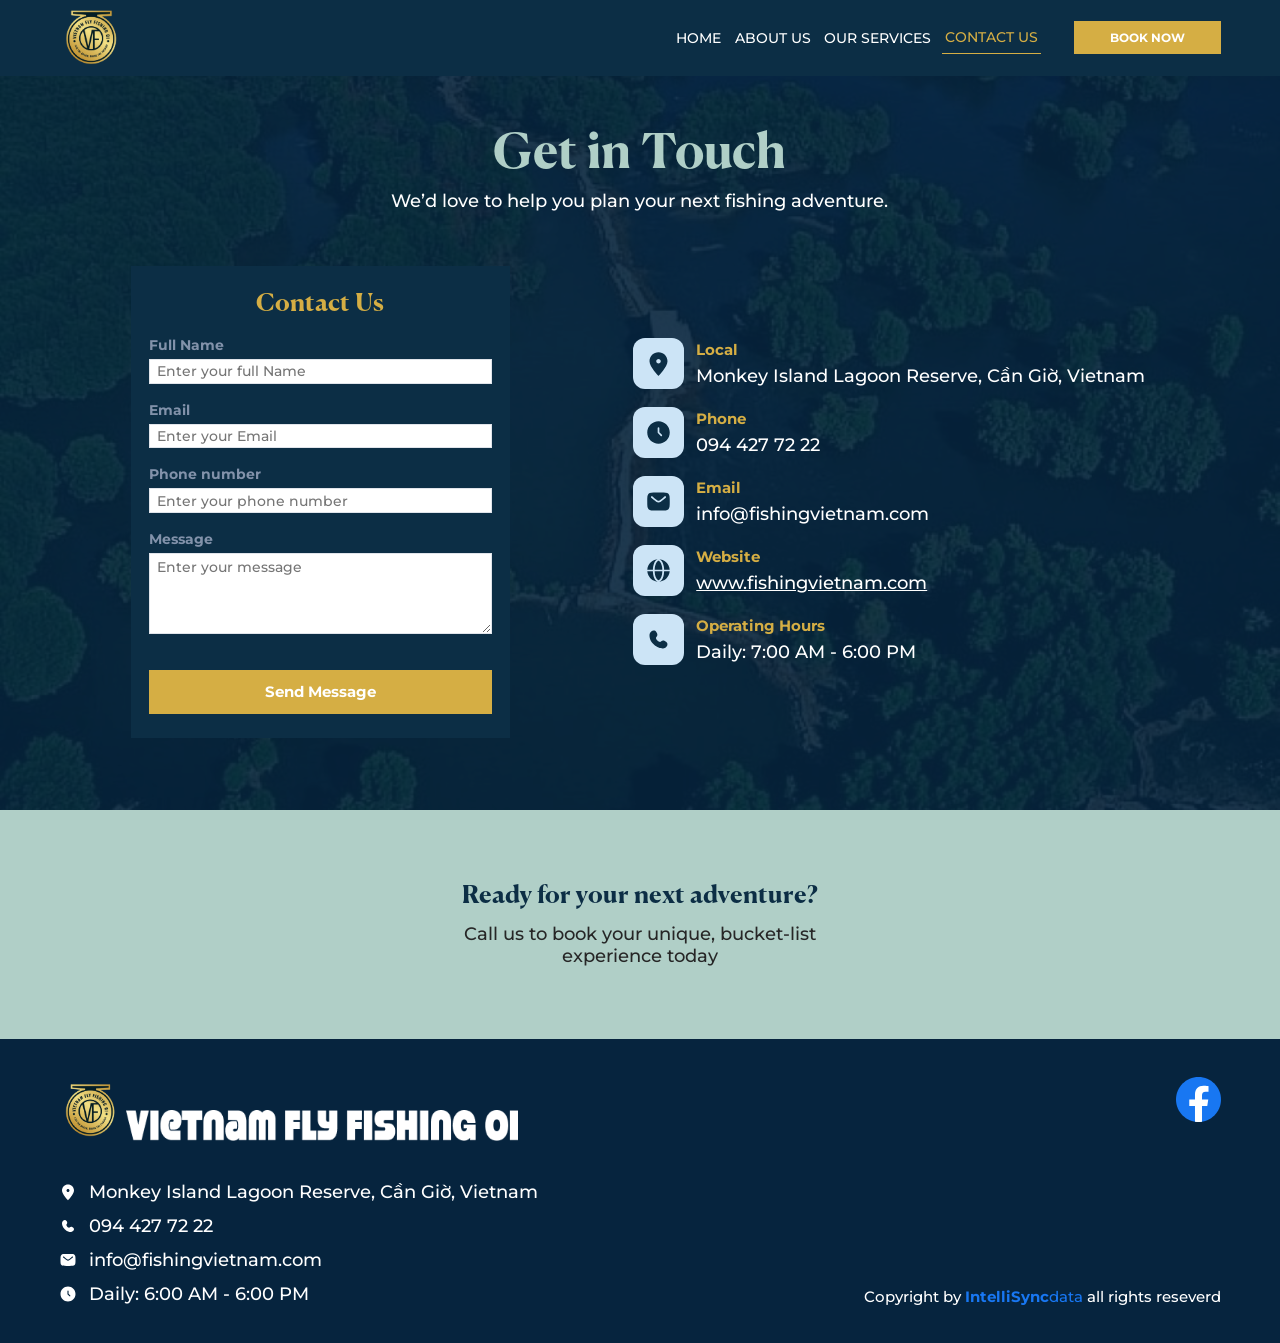
<file: source-main/contact-us.html>
<!DOCTYPE html>
<html>

<head>
    <meta charset="UTF-8">
    <link rel="icon" type="image/png" href="favicon.png">
    <meta name="viewport" content="width=device-width, initial-scale=1.0">
    <meta name="description" content="VFO Fly Fishing Park - Live The Dream & Share The Passion. Experience amazing fishing and wilderness adventures.">
    <title>Fishing VietNam - Contact Us</title>

    <!-- Primary Meta Tags -->
    <meta name="title" content="Fishing VietNam - Contact Us">
    <meta name="author" content="VFO Fly Fishing Park">
    <meta name="keywords" content="fishing vietnam, fly fishing, VFO, fishing park, wilderness adventures, fishing tours, kayak adventures, platinum fishing experience, premium elite expedition">

    <!-- Canonical URL -->
    <link rel="canonical" href="https://fishingvietnam.com/">

    <!-- Open Graph / Facebook / LinkedIn / Zalo / WhatsApp -->
    <meta property="og:type" content="website">
    <meta property="og:url" content="https://fishingvietnam.com/">
    <meta property="og:site_name" content="Fishing VietNam">
    <meta property="og:title" content="Fishing VietNam - Contact Us">
    <meta property="og:description" content="VFO Fly Fishing Park - Live The Dream & Share The Passion. Experience amazing fishing and wilderness adventures.">
    <meta property="og:image" content="https://fishingvietnam.com/assets/images/thumb-big.png">
    <meta property="og:image:secure_url" content="https://fishingvietnam.com/assets/images/thumb-big.png">
    <meta property="og:image:type" content="image/png">
    <meta property="og:image:width" content="1200">
    <meta property="og:image:height" content="630">
    <meta property="og:image:alt" content="VFO Fly Fishing Park - Fishing Vietnam">
    <meta property="og:locale" content="en_US">
    <meta property="og:locale:alternate" content="vi_VN">

    <!-- Twitter Card / X -->
    <meta name="twitter:card" content="summary_large_image">
    <meta name="twitter:url" content="https://fishingvietnam.com/">
    <meta name="twitter:title" content="Fishing VietNam - Contact Us">
    <meta name="twitter:description" content="VFO Fly Fishing Park - Live The Dream & Share The Passion. Experience amazing fishing and wilderness adventures.">
    <meta name="twitter:image" content="https://fishingvietnam.com/assets/images/thumb-big.png">
    <meta name="twitter:image:alt" content="VFO Fly Fishing Park - Fishing Vietnam">

    <!-- Microsoft Teams / Skype -->
    <meta name="msapplication-TileImage" content="https://fishingvietnam.com/assets/images/thumb-big.png">

    <!-- Apple Touch Icon -->
    <link rel="apple-touch-icon" href="https://fishingvietnam.com/assets/images/thumb-big.png">
    
    <link rel="stylesheet" href="assets/css/globals.css" />
    <link rel="stylesheet" href="assets/css/styleguide.css" />
    <link rel="stylesheet" href="assets/css/contact-us.css" />
    <script src="https://app.fishingvietnam.com/chatbot/widget.js"></script>
</head>

<body>
    <div class="contact-us">
        <div class="navbar">
            <div class="nav-container">
                <div class="nav-row">
                    <div class="navbar-logo">
                        <button class="hamburger" aria-label="Toggle menu">
                            <span class="hamburger-line"></span>
                            <span class="hamburger-line"></span>
                            <span class="hamburger-line"></span>
                        </button>
                        <a href="./">
                            <img class="logo-img" src="assets/images/image-16-1.png" alt="VFO logo" />
                        </a>
                    </div>
                    <div class="navbar-nav">
                        <div class="nav-menu">
                            <div class="nav-item">
                                <a href="./" style="text-decoration: none; color: inherit;">
                                    <div class="nav-link">HOME</div>
                                </a>
                            </div>
                            <div class="nav-item">
                                <a href="about-us.html" style="text-decoration: none; color: inherit;">
                                    <div class="nav-link">ABOUT US</div>
                                </a>
                            </div>
                            <div class="nav-item">
                                <a href="our-services.html" style="text-decoration: none; color: inherit;">
                                    <div class="nav-link">OUR SERVICES</div>
                                </a>
                            </div>
                            <div class="nav-item active">
                                <a href="contact-us.html" style="text-decoration: none; color: inherit;">
                                    <div class="nav-link-text">CONTACT US</div>
                                </a>
                            </div>
                        </div>
                        <a class="btn-book-pc" href="booking-now.html" style="text-decoration: none;">
                            <button class="nav-btn-book">
                                <div class="nav-btn-text">BOOK NOW</div>
                            </button>
                        </a>
                    </div>
                    <a class="btn-book-mb" href="booking-now.html" style="text-decoration: none;">
                        <button class="nav-btn-book">
                            <div class="nav-btn-text">BOOK NOW</div>
                        </button>
                    </a>
                </div>
            </div>
        </div>
        <section class="contact-content">
            <div class="container">
                <div class="column">
                    <div class="contact-header">
                        <div class="contact-title">Get in Touch</div>
                        <p class="contact-subtitle">We’d love to help you plan your next fishing adventure.</p>
                    </div>
                    <div class="form-wrapper">
                        <form class="form-section" id="contactForm">
                            <div class="form-header">
                                <div class="form-title">Contact Us</div>
                            </div>
                            <div class="contact-form">
                                <div class="form-fields">
                                    <div class="form-group">
                                        <label class="form-label" for="input-1">Full Name</label>
                                        <input class="form-input" placeholder="Enter your full Name" type="text"
                                            id="input-1" name="name" required />
                                    </div>
                                    <div class="form-group">
                                        <label class="form-label" for="input-2">Email</label>
                                        <input class="form-input" placeholder="Enter your Email" type="email"
                                            id="input-2" name="email" required />
                                    </div>
                                    <div class="form-group">
                                        <label class="form-label" for="input-3">Phone number</label>
                                        <input class="form-input" placeholder="Enter your phone number" type="tel"
                                            id="input-3" name="phone" required />
                                    </div>
                                    <div class="form-group">
                                        <label class="form-label" for="textarea-1">Message</label>
                                        <textarea class="form-textarea" placeholder="Enter your message"
                                            id="textarea-1" name="message" required></textarea>
                                    </div>
                                </div>
                                <button class="form-btn" type="submit">
                                    <div class="form-btn-text">Send Message</div>
                                </button>
                            </div>
                        </form>
                        <div class="contact-info-list">
                            <div class="footer-info-item">
                                <div class="contact-icon-wrapper">
                                    <img class="contact-icon" src="assets/images/icon.svg" />
                                </div>
                                <div class="contact-details">
                                    <div class="contact-label">Local</div>
                                    <p class="contact-value">Monkey Island Lagoon Reserve, Cần Giờ, Vietnam</p>
                                </div>
                            </div>
                            <div class="footer-info-item">
                                <div class="contact-icon-wrapper">
                                    <img class="contact-icon" src="assets/images/icon-3.svg" />
                                </div>
                                <div class="contact-details">
                                    <div class="contact-label">Phone</div>
                                    <div class="contact-value">094 427 72 22</div>
                                </div>
                            </div>
                            <div class="footer-info-item">
                                <div class="contact-icon-wrapper">
                                    <img class="contact-icon" src="assets/images/icon-4.svg" />
                                </div>
                                <div class="contact-details">
                                    <div class="contact-label">Email</div>
                                    <div class="contact-value">info@fishingvietnam.com</div>
                                </div>
                            </div>
                            <div class="footer-info-item">
                                <div class="contact-icon-wrapper">
                                    <img class="contact-icon" src="assets/images/icon-7.svg" />
                                </div>
                                <div class="contact-details">
                                    <div class="contact-label">Website</div>
                                    <p class="contact-value"><span class="span">www.fishingvietnam.com</span></p>
                                </div>
                            </div>
                            <div class="footer-info-item">
                                <div class="contact-icon-wrapper">
                                    <img class="contact-icon" src="assets/images/icon-1.svg" />
                                </div>
                                <div class="contact-details">
                                    <div class="contact-label">Operating Hours</div>
                                    <p class="contact-value">Daily: 7:00 AM - 6:00 PM</p>
                                </div>
                            </div>
                        </div>
                    </div>
                </div>
            </div>
        </section>
        <section class="cta-section">
            <div class="container">
                <div class="column">
                    <div class="cta-content">
                        <p class="cta-title">Ready for your next adventure?</p>
                        <p class="cta-subtitle">Call us to book your unique, bucket-list<br />experience today</p>
                    </div>
                </div>
            </div>
        </section>
        <footer class="footer" id="footer">
    </div>
    <script src="assets/js/navigate.js"></script>
    <script src="assets/js/booking.js"></script>
    <script src="assets/js/footer.js"></script>
</body>

</html>
</file>
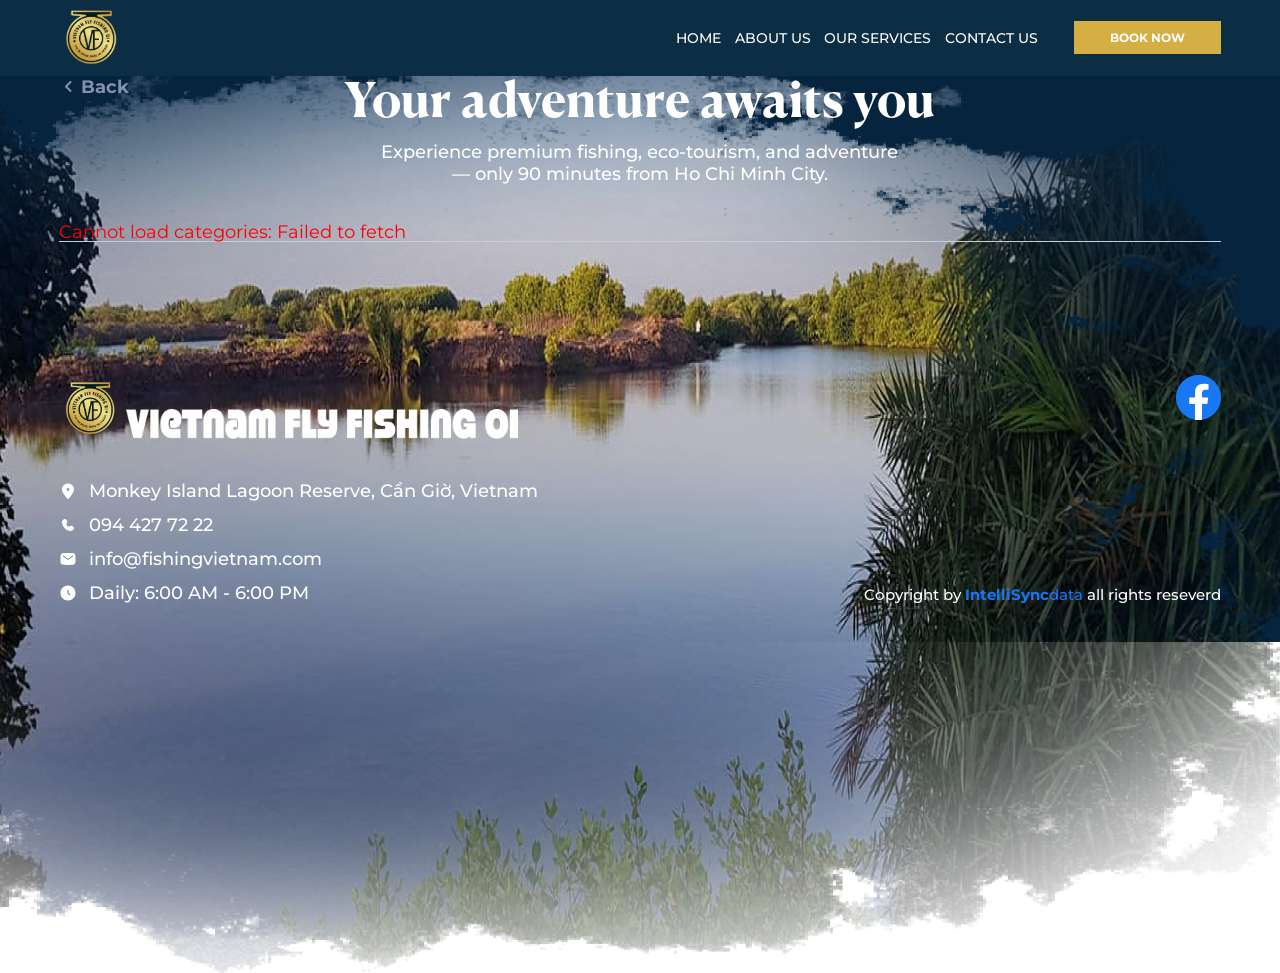
<file: source-main/gallery.html>
<!DOCTYPE html>
<html>

<head>
    <meta charset="UTF-8">
    <link rel="icon" type="image/png" href="favicon.png">
    <meta name="viewport" content="width=device-width, initial-scale=1.0">
    <meta name="description"
        content="VFO Fly Fishing Park - Live The Dream & Share The Passion. Experience amazing fishing and wilderness adventures.">
    <title>Fishing VietNam - Live The Dream & Share The Passion</title>

    <!-- Primary Meta Tags -->
    <meta name="title" content="Fishing VietNam - Live The Dream & Share The Passion">
    <meta name="author" content="VFO Fly Fishing Park">
    <meta name="keywords"
        content="fishing vietnam, fly fishing, VFO, fishing park, wilderness adventures, fishing tours, kayak adventures, platinum fishing experience, premium elite expedition">

    <!-- Canonical URL -->
    <link rel="canonical" href="https://fishingvietnam.com/">

    <!-- Open Graph / Facebook / LinkedIn / Zalo / WhatsApp -->
    <meta property="og:type" content="website">
    <meta property="og:url" content="https://fishingvietnam.com/">
    <meta property="og:site_name" content="Fishing VietNam">
    <meta property="og:title" content="Fishing VietNam - Live The Dream & Share The Passion">
    <meta property="og:description"
        content="VFO Fly Fishing Park - Live The Dream & Share The Passion. Experience amazing fishing and wilderness adventures.">
    <meta property="og:image" content="https://fishingvietnam.com/assets/images/thumb-big.png">
    <meta property="og:image:secure_url" content="https://fishingvietnam.com/assets/images/thumb-big.png">
    <meta property="og:image:type" content="image/png">
    <meta property="og:image:width" content="1200">
    <meta property="og:image:height" content="630">
    <meta property="og:image:alt" content="VFO Fly Fishing Park - Fishing Vietnam">
    <meta property="og:locale" content="en_US">
    <meta property="og:locale:alternate" content="vi_VN">

    <!-- Twitter Card / X -->
    <meta name="twitter:card" content="summary_large_image">
    <meta name="twitter:url" content="https://fishingvietnam.com/">
    <meta name="twitter:title" content="Fishing VietNam - Live The Dream & Share The Passion">
    <meta name="twitter:description"
        content="VFO Fly Fishing Park - Live The Dream & Share The Passion. Experience amazing fishing and wilderness adventures.">
    <meta name="twitter:image" content="https://fishingvietnam.com/assets/images/thumb-big.png">
    <meta name="twitter:image:alt" content="VFO Fly Fishing Park - Fishing Vietnam">

    <!-- Microsoft Teams / Skype -->
    <meta name="msapplication-TileImage" content="https://fishingvietnam.com/assets/images/thumb-big.png">

    <!-- Apple Touch Icon -->
    <link rel="apple-touch-icon" href="https://fishingvietnam.com/assets/images/thumb-big.png">

    <link rel="stylesheet" href="assets/css/globals.css" />
    <link rel="stylesheet" href="assets/css/styleguide.css" />
    <link rel="stylesheet" href="assets/css/index.css" />
    <script src="https://app.fishingvietnam.com/chatbot/widget.js"></script>
</head>

<body>
    <div class="home">
        <div class="navbar">
            <div class="nav-container">
                <div class="nav-row">
                    <div class="navbar-logo">
                        <button class="hamburger" aria-label="Toggle menu">
                            <span class="hamburger-line"></span>
                            <span class="hamburger-line"></span>
                            <span class="hamburger-line"></span>
                        </button>
                        <a href="./">
                            <img class="logo-img" src="assets/images/image-16-1.png" alt="VFO logo" />
                        </a>
                    </div>
                    <div class="navbar-nav">
                        <div class="nav-menu">
                            <div class="nav-item">
                                <a href="./" style="text-decoration: none; color: inherit;">
                                    <div class="nav-link">HOME</div>
                                </a>
                            </div>
                            <div class="nav-item">
                                <a href="about-us.html" style="text-decoration: none; color: inherit;">
                                    <div class="nav-link">ABOUT US</div>
                                </a>
                            </div>
                            <div class="nav-item">
                                <a href="our-services.html" style="text-decoration: none; color: inherit;">
                                    <div class="nav-link">OUR SERVICES</div>
                                </a>
                            </div>
                            <div class="nav-item">
                                <a href="contact-us.html" style="text-decoration: none; color: inherit;">
                                    <div class="nav-link">CONTACT US</div>
                                </a>
                            </div>
                        </div>
                        <a class="btn-book-pc" href="booking-now.html" style="text-decoration: none;">
                            <button class="nav-btn-book">
                                <div class="nav-btn-text">BOOK NOW</div>
                            </button>
                        </a>
                    </div>
                    <a class="btn-book-mb" href="booking-now.html" style="text-decoration: none;">
                        <button class="nav-btn-book">
                            <div class="nav-btn-text">BOOK NOW</div>
                        </button>
                    </a>
                </div>
            </div>
        </div>
        <section class="gallery-section">
            <img class="gallery-bg" src="assets/images/mask-group.png" />
            <div class="container">
                <div class="gallery-header">
                    <div class="gallery-title">Your adventure awaits you</div>
                    <p class="gallery-desc">
                        Experience premium fishing, eco-tourism, and adventure — only 90 minutes from Ho Chi Minh City.
                    </p>
                    <button class="btn btn-back"
                        onclick="history.length > 1 ? history.back() : location.href='index.html#gallery'">
                        <svg width="7" height="11" viewBox="0 0 7 11" fill="none" xmlns="http://www.w3.org/2000/svg">
                            <path d="M5.5 1L1 5.5L5.5 10" stroke="#8292AA" stroke-width="2" stroke-linecap="round"
                                stroke-linejoin="round" />
                        </svg>
                        <div class="btn-text-back">Back</div>
                    </button>
                </div>
                <div class="gallery-tabs">
                </div>
                <div class="gallery-content">
                    <!-- gallery.js render-->
                    <div class="gallery-grid"></div>
                    <!--infinite scroll-->
                    <div id="gallery-sentinel"></div>
                </div>

            </div>
        </section>
        <footer class="footer" id="footer">
    </div>

    <!-- Gallery Lightbox Popup -->
    <div id="gallery-lightbox" class="gallery-lightbox">
        <button class="lightbox-close" onclick="closeLightbox()">&times;</button>
        <div id="lightbox-content" class="lightbox-content"></div>
    </div>

    <script src="assets/js/navigate.js"></script>
    <script src="assets/js/index.js"></script>
    <script src="assets/js/gallery.js"></script>
    <script src="assets/js/footer.js"></script>
</body>

</html>
</file>
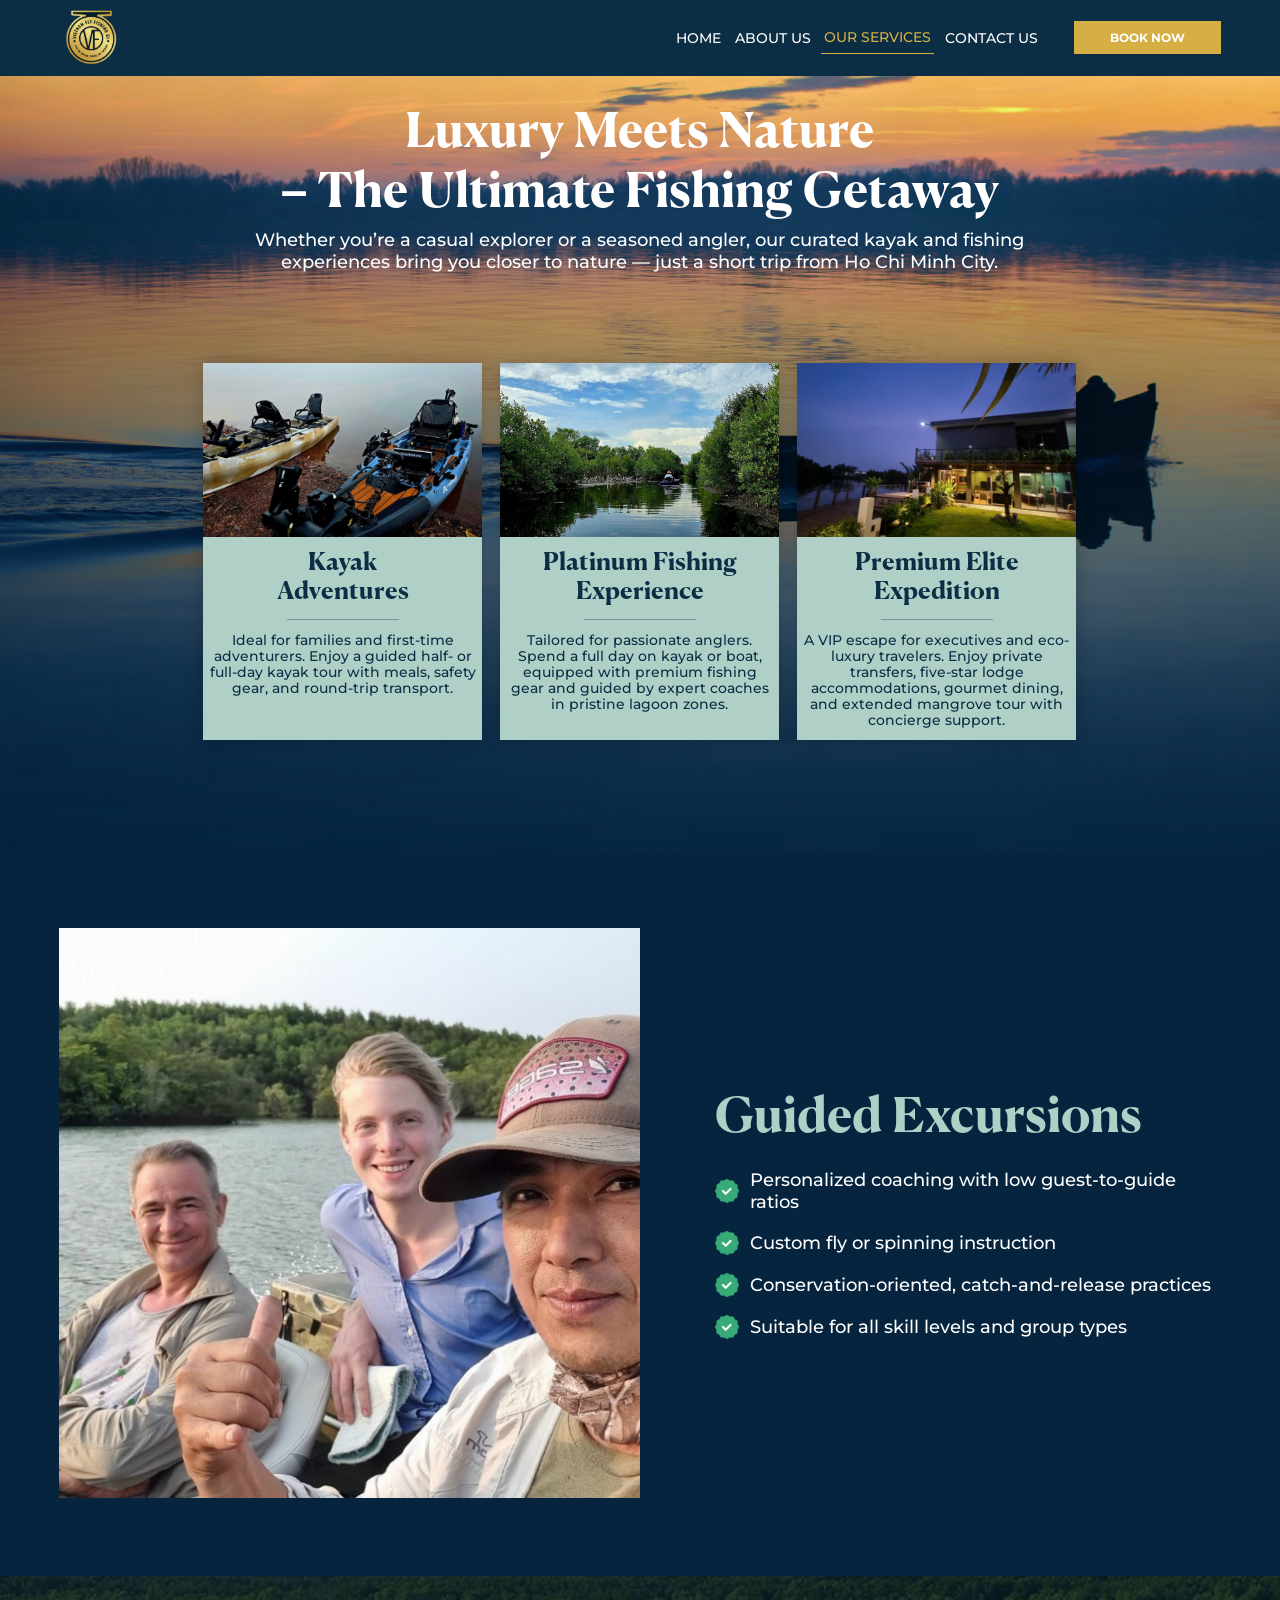
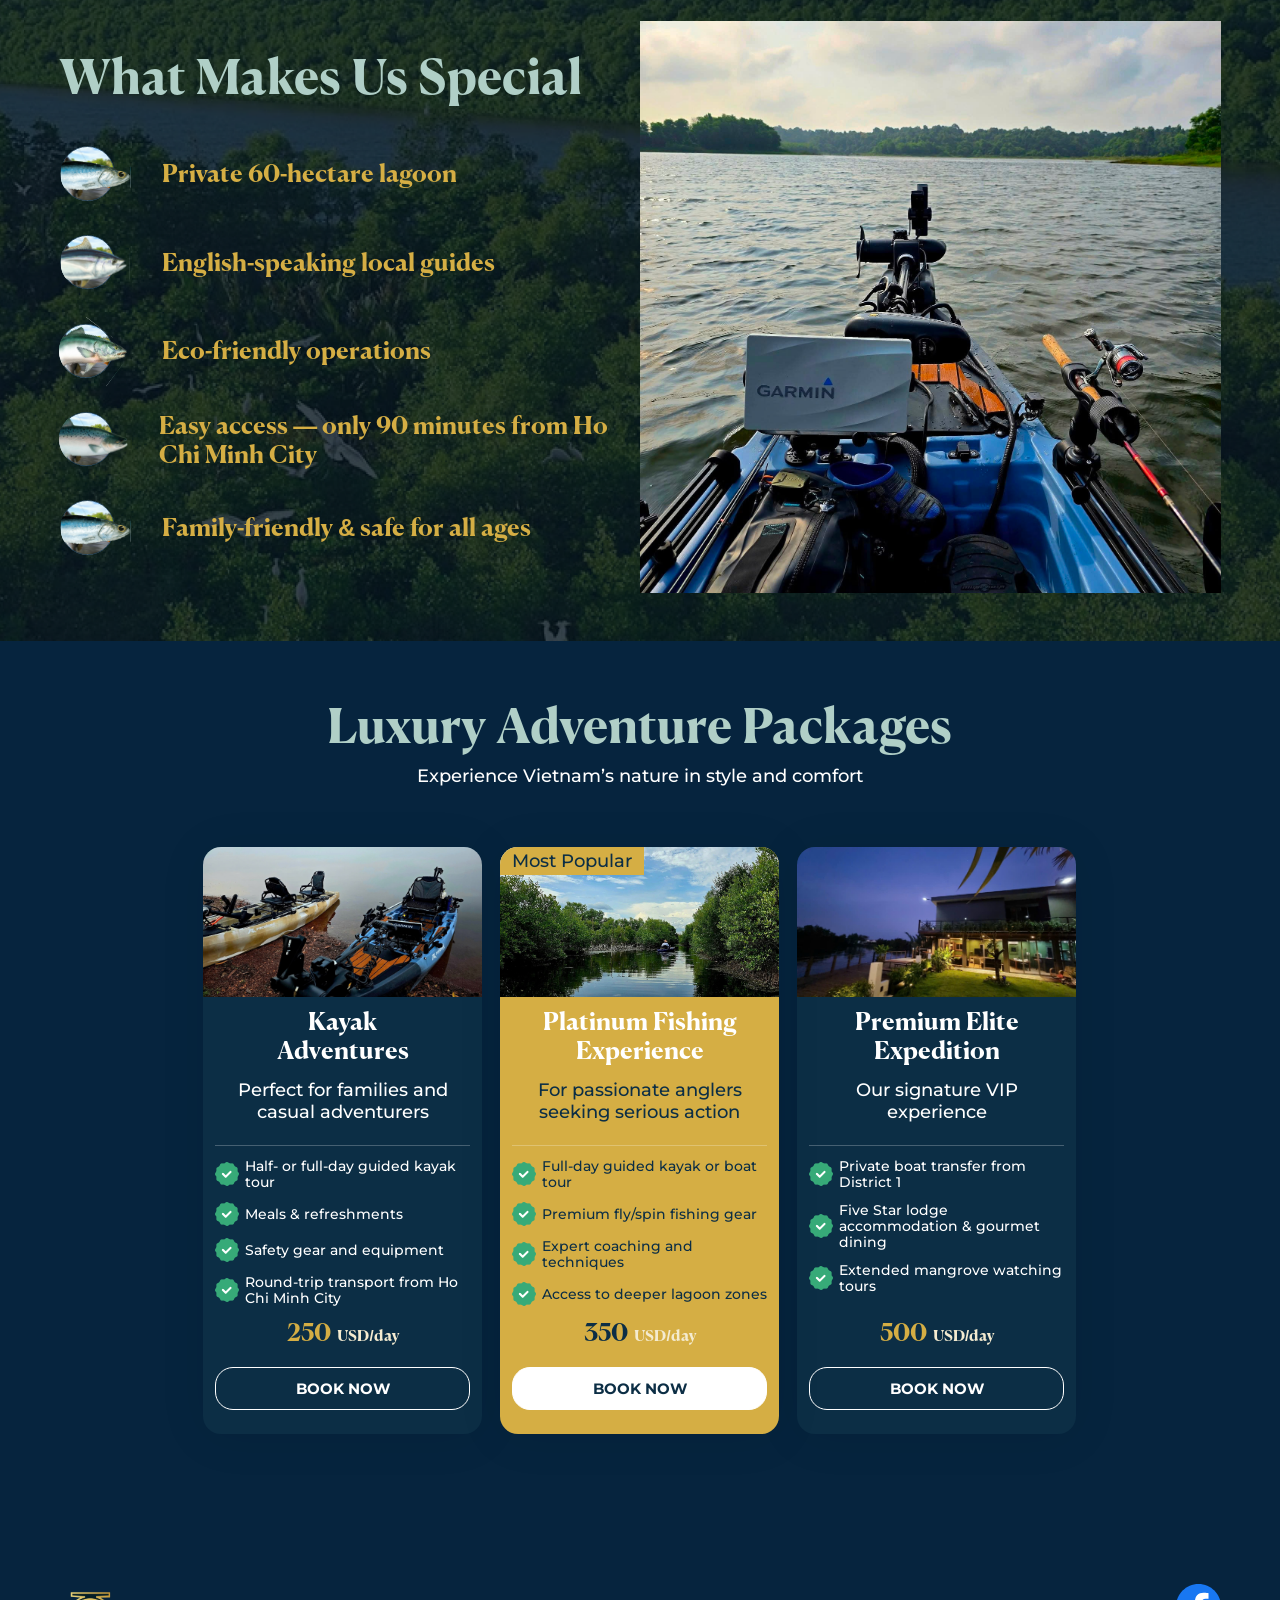
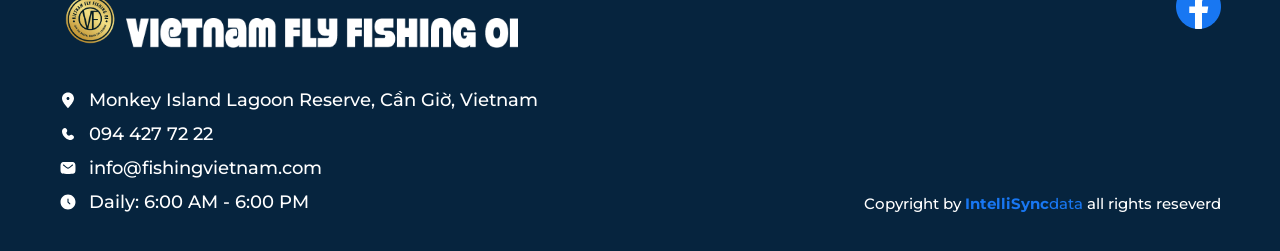
<file: source-main/our-services.html>
<!DOCTYPE html>

<html>

<head>
    <meta charset="UTF-8">
    <link rel="icon" type="image/png" href="favicon.png">
    <meta name="viewport" content="width=device-width, initial-scale=1.0">
    <meta name="description" content="VFO Fly Fishing Park - Live The Dream & Share The Passion. Experience amazing fishing and wilderness adventures.">
    <title>Fishing VietNam - Our Services</title>

    <!-- Primary Meta Tags -->
    <meta name="title" content="Fishing VietNam - Our Services">
    <meta name="author" content="VFO Fly Fishing Park">
    <meta name="keywords" content="fishing vietnam, fly fishing, VFO, fishing park, wilderness adventures, fishing tours, kayak adventures, platinum fishing experience, premium elite expedition">

    <!-- Canonical URL -->
    <link rel="canonical" href="https://fishingvietnam.com/">

    <!-- Open Graph / Facebook / LinkedIn / Zalo / WhatsApp -->
    <meta property="og:type" content="website">
    <meta property="og:url" content="https://fishingvietnam.com/">
    <meta property="og:site_name" content="Fishing VietNam">
    <meta property="og:title" content="Fishing VietNam - Our Services">
    <meta property="og:description" content="VFO Fly Fishing Park - Live The Dream & Share The Passion. Experience amazing fishing and wilderness adventures.">
    <meta property="og:image" content="https://fishingvietnam.com/assets/images/thumb-big.png">
    <meta property="og:image:secure_url" content="https://fishingvietnam.com/assets/images/thumb-big.png">
    <meta property="og:image:type" content="image/png">
    <meta property="og:image:width" content="1200">
    <meta property="og:image:height" content="630">
    <meta property="og:image:alt" content="VFO Fly Fishing Park - Fishing Vietnam">
    <meta property="og:locale" content="en_US">
    <meta property="og:locale:alternate" content="vi_VN">

    <!-- Twitter Card / X -->
    <meta name="twitter:card" content="summary_large_image">
    <meta name="twitter:url" content="https://fishingvietnam.com/">
    <meta name="twitter:title" content="Fishing VietNam - Our Services">
    <meta name="twitter:description" content="VFO Fly Fishing Park - Live The Dream & Share The Passion. Experience amazing fishing and wilderness adventures.">
    <meta name="twitter:image" content="https://fishingvietnam.com/assets/images/thumb-big.png">
    <meta name="twitter:image:alt" content="VFO Fly Fishing Park - Fishing Vietnam">

    <!-- Microsoft Teams / Skype -->
    <meta name="msapplication-TileImage" content="https://fishingvietnam.com/assets/images/thumb-big.png">

    <!-- Apple Touch Icon -->
    <link rel="apple-touch-icon" href="https://fishingvietnam.com/assets/images/thumb-big.png">
    
    <link href="assets/css/globals.css" rel="stylesheet" />
    <link href="assets/css/styleguide.css" rel="stylesheet" />
    <link href="assets/css/our-services.css" rel="stylesheet" />
    <script src="https://app.fishingvietnam.com/chatbot/widget.js"></script>
</head>

<body>
    <div class="our-services">
        <div class="navbar">
            <div class="nav-container">
                <div class="nav-row">
                    <div class="navbar-logo">
                        <button class="hamburger" aria-label="Toggle menu">
                            <span class="hamburger-line"></span>
                            <span class="hamburger-line"></span>
                            <span class="hamburger-line"></span>
                        </button>
                        <a href="./">
                            <img class="logo-img" src="assets/images/image-16-1.png" alt="VFO logo" />
                        </a>
                    </div>
                    <div class="navbar-nav">
                        <div class="nav-menu">
                            <div class="nav-item">
                                <a href="./" style="text-decoration: none; color: inherit;">
                                    <div class="nav-link">HOME</div>
                                </a>
                            </div>
                            <div class="nav-item">
                                <a href="about-us.html" style="text-decoration: none; color: inherit;">
                                    <div class="nav-link">ABOUT US</div>
                                </a>
                            </div>
                            <div class="nav-item active">
                                <a href="our-services.html" style="text-decoration: none; color: inherit;">
                                    <div class="nav-link-text">OUR SERVICES</div>
                                </a>
                            </div>
                            <div class="nav-item">
                                <a href="contact-us.html" style="text-decoration: none; color: inherit;">
                                    <div class="nav-link">CONTACT US</div>
                                </a>
                            </div>
                        </div>
                        <a class="btn-book-pc" href="booking-now.html" style="text-decoration: none;">
                            <button class="nav-btn-book">
                                <div class="nav-btn-text">BOOK NOW</div>
                            </button>
                        </a>
                    </div>
                    <a class="btn-book-mb" href="booking-now.html" style="text-decoration: none;">
                        <button class="nav-btn-book">
                            <div class="nav-btn-text">BOOK NOW</div>
                        </button>
                    </a>
                </div>
            </div>
        </div>
        <section class="hero-section">
            <img class="hero-bg-overlay" src="assets/images/pexels-onesecondbeforesunset-31996016-2.png" />
            <div class="container" style="z-index: 1;">
                <div class="row flex-direction-column">
                    <div class="hero-header">
                        <p class="hero-title">Luxury Meets Nature <br />– The Ultimate Fishing Getaway</p>
                        <p class="hero-subtitle">
                            Whether you’re a casual explorer or a seasoned angler, our curated kayak and fishing
                            experiences
                            bring you
                            closer to nature — just a short trip from Ho Chi Minh City.
                        </p>
                    </div>
                    <div class="packages-preview">
                        <div class="package-card">
                            <div class="package-image basic"></div>
                            <div class="package-body">
                                <div class="package-title">Kayak <br />Adventures</div>
                                <img class="package-line" src="assets/images/line-72.svg" />
                                <p class="package-desc">
                                    Ideal for families and first-time adventurers. Enjoy a guided half- or full-day
                                    kayak tour with meals, safety gear, and round-trip transport.
                                </p>
                            </div>
                        </div>
                        <div class="package-card">
                            <div class="package-image platinum"></div>
                            <div class="package-body">
                                <div class="package-title">Platinum Fishing Experience</div>
                                <img class="package-line" src="assets/images/line-72.svg" />
                                <p class="package-desc">
                                    Tailored for passionate anglers. Spend a full day on kayak or boat, equipped with
                                    premium fishing gear and guided by expert coaches in pristine lagoon zones.
                                </p>
                            </div>
                        </div>
                        <div class="package-card">
                            <div class="package-image elite"></div>
                            <div class="package-body">
                                <div class="package-title">Premium Elite Expedition</div>
                                <img class="package-line" src="assets/images/line-72.svg" />
                                <p class="package-desc">
                                    A VIP escape for executives and eco-luxury travelers. Enjoy private transfers,
                                    five-star lodge accommodations, gourmet dining, and extended mangrove tour with
                                    concierge support.
                                </p>
                            </div>
                        </div>
                    </div>
                </div>
            </div>
        </section>
        <section class="guided-section">
            <div class="container">
                <div class="row">
                    <div class="guided-image-wrapper">
                        <img class="guided-image" src="assets/images/image-guide.jpg" />
                    </div>
                    <div class="guided-content">
                        <div class="guided-title">Guided Excursions</div>
                        <div class="guided-list">
                            <div class="guided-item">
                                <img class="guided-icon" src="assets/images/group-4.png" />
                                <p class="guided-text">Personalized coaching with low guest-to-guide ratios</p>
                            </div>
                            <div class="guided-item">
                                <img class="guided-icon" src="assets/images/group-5.png" />
                                <p class="guided-text">Custom fly or spinning instruction</p>
                            </div>
                            <div class="guided-item">
                                <img class="guided-icon" src="assets/images/group-6.png" />
                                <div class="guided-text">Conservation-oriented, catch-and-release practices</div>
                            </div>
                            <div class="guided-item">
                                <img class="guided-icon" src="assets/images/group-7.png" />
                                <p class="guided-text">Suitable for all skill levels and group types</p>
                            </div>
                        </div>
                    </div>
                </div>
            </div>
        </section>
        <section class="features-section">
            <div class="container">
                <div class="row">
                    <div class="features-text-wrapper">
                        <div class="features-title">What Makes Us Special</div>
                        <div class="features-list">
                            <div class="feature-item">
                                <img class="feature-icon" src="assets/images/frame-427320947-2.svg" />
                                <div class="feature-content">
                                    <div class="feature-text">Private 60-hectare lagoon</div>
                                </div>
                            </div>
                            <div class="feature-item">
                                <img class="feature-icon" src="assets/images/frame-427320949-1.svg" />
                                <div class="feature-content">
                                    <div class="feature-text">English-speaking local guides</div>
                                </div>
                            </div>
                            <div class="feature-item">
                                <img class="feature-icon" src="assets/images/frame-427320949.svg" />
                                <div class="feature-content">
                                    <div class="feature-text">Eco-friendly operations</div>
                                </div>
                            </div>
                            <div class="feature-item">
                                <img class="feature-icon" src="assets/images/frame-427320947-1.svg" />
                                <div class="feature-content">
                                    <p class="feature-text">Easy access — only 90 minutes from Ho Chi Minh City</p>
                                </div>
                            </div>
                            <div class="feature-item">
                                <img class="feature-icon" src="assets/images/frame-427320947.svg" />
                                <div class="feature-content">
                                    <p class="feature-text">Family-friendly &amp; safe for all ages</p>
                                </div>
                            </div>
                        </div>
                    </div>
                    <div class="features-image-wrapper">
                        <img class="features-image" src="assets/images/image-60.png" />
                    </div>
                </div>
            </div>
        </section>
        <section id="pricing" class="pricing-section">
            <div class="container">
                <div class="row flex-direction-column">
                    <div class="pricing-header">
                        <div class="pricing-section-title">Luxury Adventure Packages</div>
                        <p class="pricing-section-subtitle">Experience Vietnam’s nature in style and comfort</p>
                    </div>
                    <div class="pricing-cards">
                        <div class="pricing-card">
                            <div class="pricing-images">
                                <img class="pricing-img"
                                    src="assets/images/screenshot-2025-11-10-at-21-39-33-1-1.png" />
                            </div>
                            <div class="pricing-body">
                                <div class="pricing-header-card">
                                    <div class="pricing-name">Kayak <br />Adventures</div>
                                    <p class="pricing-tagline">Perfect for families and casual adventurers</p>
                                </div>
                                <img class="pricing-line" src="assets/images/line-69.svg" />
                                <div class="pricing-features">
                                    <div class="pricing-feature">
                                        <img class="pricing-check" src="assets/images/group-8.png" />
                                        <p class="pricing-feature-text">Half- or full-day guided kayak tour</p>
                                    </div>
                                    <div class="pricing-feature">
                                        <img class="pricing-check" src="assets/images/group-9.png" />
                                        <div class="pricing-feature-text">Meals &amp; refreshments</div>
                                    </div>
                                    <div class="pricing-feature">
                                        <img class="pricing-check" src="assets/images/group-10.png" />
                                        <div class="pricing-feature-text">Safety gear and equipment</div>
                                    </div>
                                    <div class="pricing-feature">
                                        <img class="pricing-check" src="assets/images/group-11.png" />
                                        <p class="pricing-feature-text">Round-trip transport from Ho Chi Minh City</p>
                                    </div>
                                </div>
                                <div class="pricing-price">
                                    <div class="price-amount">250</div>
                                    <div class="price-unit">USD/day</div>
                                </div>
                                <button class="pricing-btn" onclick="location.href='booking-now.html?&package=basic'">
                                    <div class="pricing-btn-text">BOOK NOW</div>
                                </button>
                            </div>
                        </div>
                        <div class="pricing-card featured">
                            <div class="pricing-images">
                                <img class="pricing-img" src="assets/images/image-package-2.png" />
                            </div>
                            <div class="pricing-body">
                                <div class="pricing-header-card">
                                    <div class="pricing-name featured">Platinum Fishing Experience</div>
                                    <p class="pricing-tagline featured">For passionate anglers seeking serious action
                                    </p>
                                </div>
                                <img class="pricing-line" src="assets/images/line-69.svg" />
                                <div class="pricing-features">
                                    <div class="pricing-feature">
                                        <img class="pricing-check" src="assets/images/group-12.png" />
                                        <p class="pricing-feature-text featured">Full-day guided kayak or boat tour</p>
                                    </div>
                                    <div class="pricing-feature">
                                        <img class="pricing-check" src="assets/images/group-13.png" />
                                        <div class="pricing-feature-text featured">Premium fly/spin fishing gear</div>
                                    </div>
                                    <div class="pricing-feature">
                                        <img class="pricing-check" src="assets/images/group-14.png" />
                                        <div class="pricing-feature-text featured">Expert coaching and techniques</div>
                                    </div>
                                    <div class="pricing-feature">
                                        <img class="pricing-check" src="assets/images/group-11.png" />
                                        <p class="pricing-feature-text featured">Access to deeper lagoon zones</p>
                                    </div>
                                </div>
                                <div class="pricing-price">
                                    <div class="price-amount featured">350</div>
                                    <div class="price-unit">USD/day</div>
                                </div>
                                <button class="pricing-btn featured"
                                    onclick="location.href='booking-now.html?&package=platinum'">
                                    <div class="pricing-btn-text featured">BOOK NOW</div>
                                </button>
                            </div>
                            <div class="pricing-badge">
                                <div class="badge-text">Most Popular</div>
                            </div>
                        </div>
                        <div class="pricing-card">
                            <div class="pricing-images">
                                <img class="pricing-img"
                                    src="assets/images/screenshot-2025-11-10-at-21-45-33-1-1.png" />
                            </div>
                            <div class="pricing-body">
                                <div class="pricing-header-card">
                                    <div class="pricing-name">Premium Elite Expedition</div>
                                    <div class="pricing-tagline">Our signature VIP experience</div>
                                </div>
                                <img class="pricing-line" src="assets/images/line-69.svg" />
                                <div class="pricing-features">
                                    <div class="pricing-feature">
                                        <img class="pricing-check" src="assets/images/group-12.png" />
                                        <p class="pricing-feature-text">Private boat transfer from<br />District 1</p>
                                    </div>
                                    <div class="pricing-feature">
                                        <img class="pricing-check" src="assets/images/group-13.png" />
                                        <p class="pricing-feature-text">Five Star lodge accommodation &amp; gourmet
                                            dining</p>
                                    </div>
                                    <div class="pricing-feature">
                                        <img class="pricing-check" src="assets/images/group-14.png" />
                                        <div class="pricing-feature-text">Extended mangrove watching tours</div>
                                    </div>
                                </div>
                                <div class="pricing-price">
                                    <div class="price-amount">500</div>
                                    <div class="price-unit">USD/day</div>
                                </div>
                                <button class="pricing-btn"
                                    onclick="location.href='booking-now.html?&package=platinum-elite'">
                                    <div class="pricing-btn-text">BOOK NOW</div>
                                </button>
                            </div>
                        </div>
                    </div>
                </div>
            </div>
        </section>
        <footer class="footer" id="footer">
    </div>
    <script src="assets/js/navigate.js"></script>
    <script src="assets/js/footer.js"></script>
</body>

</html>
</file>
<file: source-main/assets/css/globals.css>
@import url("reset.min.css");
@import url("https://fonts.googleapis.com/css2?family=Coiny&family=Montserrat:ital,wght@0,100..900;1,100..900&family=Roboto:ital,wght@0,100;0,300;0,400;0,500;0,700;0,900;1,100;1,300;1,400;1,500;1,700;1,900&display=swap");

/* Canela Deck Font Family */
@font-face {
    font-family: "Canela Deck";
    src: url("../fonts/CanelaDeck-Thin.otf") format("opentype");
    font-weight: 100;
    font-style: normal;
}

@font-face {
    font-family: "Canela Deck";
    src: url("../fonts/CanelaDeck-ThinItalic.otf") format("opentype");
    font-weight: 100;
    font-style: italic;
}

@font-face {
    font-family: "Canela Deck";
    src: url("../fonts/CanelaDeck-Light.otf") format("opentype");
    font-weight: 300;
    font-style: normal;
}

@font-face {
    font-family: "Canela Deck";
    src: url("../fonts/CanelaDeck-LightItalic.otf") format("opentype");
    font-weight: 300;
    font-style: italic;
}

@font-face {
    font-family: "Canela Deck";
    src: url("../fonts/CanelaDeck-Regular.otf") format("opentype");
    font-weight: 400;
    font-style: normal;
}

@font-face {
    font-family: "Canela Deck";
    src: url("../fonts/CanelaDeck-RegularItalic.otf") format("opentype");
    font-weight: 400;
    font-style: italic;
}

@font-face {
    font-family: "Canela Deck";
    src: url("../fonts/CanelaDeck-Medium.otf") format("opentype");
    font-weight: 500;
    font-style: normal;
}

@font-face {
    font-family: "Canela Deck";
    src: url("../fonts/CanelaDeck-MediumItalic.otf") format("opentype");
    font-weight: 500;
    font-style: italic;
}

@font-face {
    font-family: "Canela Deck";
    src: url("../fonts/CanelaDeck-Bold.otf") format("opentype");
    font-weight: 700;
    font-style: normal;
}

@font-face {
    font-family: "Canela Deck";
    src: url("../fonts/CanelaDeck-BoldItalic.otf") format("opentype");
    font-weight: 700;
    font-style: italic;
}

@font-face {
    font-family: "Canela Deck";
    src: url("../fonts/CanelaDeck-Black.otf") format("opentype");
    font-weight: 900;
    font-style: normal;
}

@font-face {
    font-family: "Canela Deck";
    src: url("../fonts/CanelaDeck-BlackItalic.otf") format("opentype");
    font-weight: 900;
    font-style: italic;
}

* {
    -webkit-font-smoothing: antialiased;
    box-sizing: border-box;
}

html,
body {
    margin: 0;
    height: 100%;
    font-size: 24px;
}

/* a blue color as a generic focus style */
button:focus-visible {
    outline: 0.0833em solid #4a90e2 !important;
    outline: -webkit-focus-ring-color auto 0.2083em !important;
}

a {
    text-decoration: none;
}

section>.container,
footer>.container,
.nav-container {
    width: 100%;
    max-width: 64.5833em;
    margin: 0 auto;
    position: relative;
}

section>.container>.row,
footer>.container>.row,
.nav-container>.nav-row {
    display: flex;
    flex-wrap: wrap;
    flex-direction: row;
    align-items: center;
    position: relative;
    width: 100%;
    justify-content: space-between;
}

.flex-wrap {
    flex-wrap: wrap !important;
}

.flex-direction-column {
    flex-direction: column !important;
}

.btn {
    cursor: pointer !important;
}

.text-align-center {
    text-align: center !important;
}

.margin-auto {
    margin: 0 auto !important;
}

/* ============================================================================
   NAVBAR (Same as index)
   ============================================================================ */

.navbar {
    position: fixed;
    top: 0;
    left: 0;
    width: 100%;
    padding: 0.2083em 0;
    display: flex;
    justify-content: space-between;
    align-items: center;
    background-color: var(--primaryprimary-700);
    backdrop-filter: blur(0.3333em) brightness(100%);
    -webkit-backdrop-filter: blur(0.3333em) brightness(100%);
    z-index: 9999;
}

.navbar-logo {
    display: flex;
    align-items: center;
}

.navbar-logo .logo-img {
    height: 3.6250em;
    width: 3.6050em;
    object-fit: cover;
    object-position: 50% 50%;
}

.navbar-nav {
    display: inline-flex;
    position: relative;
    align-items: center;
    gap: 1.8333em;
}

.navbar-nav.active:before {
    position: absolute;
    background-image: url(../images/rung-ngap-man-vam-sat-2-2.png);
    top: 0;
    left: 0;
    width: 100%;
    height: 100%;
    opacity: 0.1;
}

.btn-book-mb {
    display: none;
}

.nav-menu {
    display: flex;
    gap: 0.4167em;
}

.nav-item:hover,
.nav-item.active {
    display: inline-flex;
    align-items: center;
    justify-content: center;
    gap: 0.4167em;
    padding: 0.4167em 0.1667em;
    position: relative;
    flex: 0 0 auto;
    border-bottom-width: 0.0833em;
    border-bottom-style: solid;
    border-color: #d5ae44;
}

.nav-item {
    display: inline-flex;
    align-items: center;
    justify-content: center;
    gap: 0.4167em;
    padding: 0.4167em 0.1667em;
    position: relative;
    flex: 0 0 auto;
}

.nav-item:hover .nav-link,
.nav-link-text {
    width: fit-content;
    font-size: 0.7500em;
    position: relative;
    font-family: "Montserrat", Helvetica;
    font-weight: 500;
    color: var(--secondarysecondary-700);
    letter-spacing: 0;
    line-height: normal;
}

.nav-link {
    position: relative;
    width: fit-content;
    font-family: "Montserrat", Helvetica;
    font-weight: 500;
    color: var(--white);
    font-size: 0.7500em;
    letter-spacing: 0;
    line-height: normal;
}

.nav-btn-book {
    all: unset;
    box-sizing: border-box;
    display: flex;
    width: 8.2083em;
    height: 1.8333em;
    align-items: center;
    justify-content: center;
    gap: 0.4167em;
    padding: 0 0.6667em;
    position: relative;
    background-color: var(--secondarysecondary-700);
}

.nav-btn-book:hover {
    background-color: #DEC170;
}

.nav-btn-text {
    position: relative;
    width: fit-content;
    font-family: var(--body-1-font-family);
    font-weight: var(--body-1-font-weight);
    color: var(--white);
    font-size: var(--body-1-font-size);
    letter-spacing: var(--body-1-letter-spacing);
    line-height: var(--body-1-line-height);
    font-style: var(--body-1-font-style);
}

/* ============================================================================
   FOOTER (Same as index)
   ============================================================================ */

.footer {
    width: 100%;
    padding: 2.0833em 0;
}

.footer-left {
    width: 50%;
}

.footer-logo {
    width: 100%;
    max-width: 25.5833em;
    margin-bottom: 2.0833em;
}

.footer-logo-img {
    width: 3.5em;
    object-fit: cover;
}

.footer-logo-text {
    width: calc(100% - 3.8em);
}

.footer-info {
    display: flex;
    flex-direction: column;
    align-items: flex-start;
    gap: 0.6667em;
}

.footer-info-item {
    gap: 0.6667em;
    align-self: stretch;
    width: 100%;
    flex: 0 0 auto;
    display: flex;
    align-items: center;
    position: relative;
}

.footer-icon {
    position: relative;
    width: 1em;
    height: 1em;
}

.footer-text {
    position: relative;
    width: fit-content;
    font-family: "Montserrat", Helvetica;
    font-weight: 500;
    color: var(--white);
    font-size: 1em;
    letter-spacing: 0;
    line-height: normal;
}

.footer-right {
    display: inline-flex;
    flex-direction: column;
    align-items: flex-end;
    gap: 9em;
    width: 50%;
}

.footer-social {
    display: flex;
    gap: 0.5em;
}

.footer-social .icon {
    width: 2.5em;
    height: 2.5em;
}

.footer-copyright {
    position: relative;
    font-family: "Montserrat", Helvetica;
    font-weight: 500;
    color: var(--white);
    font-size: 0.8333em;
    line-height: normal;
}

.intellisyncdata {
    color: #1877f2;
}

.intellisyncdata b {
    font-weight: 700;
}

/* ============================================================================
   RESPONSIVE STYLES
   ============================================================================ */

/* Desktop nhỏ: 1550px trở xuống */
@media (max-width: 1550px) {

    html,
    body {
        font-size: 18px;
    }
}

/* Desktop nhỏ: 1200px trở xuống */
@media (max-width: 1200px) {

    section>.container,
    footer>.container,
    .nav-container {
        max-width: 50em;
        padding: 0 1.6667em;
    }
}

/* Tablet: 1024px trở xuống */
@media (max-width: 1023px) {

    section>.container,
    footer>.container,
    .nav-container {
        max-width: 37.5em;
        padding: 0 1.2500em;
    }

    .footer-text {
        font-size: 0.8333em;
    }

    .footer-left {
        width: 100%;
    }

    .footer-right {
        width: 100%;
        gap: 1em;
        align-items: flex-start;
        margin-top: 1em;
    }
}

/* Mobile: 768px trở xuống */
@media (max-width: 768px) {

    section>.container,
    footer>.container,
    .nav-container {
        max-width: 100%;
        padding: 0 0.8333em;
    }

    section>.container>.row {
        flex-direction: column;
    }

    .about-us .footer-left,
    .about-us .footer-right {
        width: 100%;
    }

    /* ========================================
       HAMBURGER MENU - Mobile & Tablet
       ======================================== */

    /* Hiển thị hamburger button */
    .hamburger {
        display: flex !important;
    }

    /* Ẩn navbar-nav mặc định, hiện từ bên trái khi active */
    .navbar-nav {
        position: fixed;
        top: 0;
        left: -100%;
        width: 100%;
        height: 100vh;
        background-color: var(--primaryprimary-700);
        flex-direction: column !important;
        justify-content: flex-start;
        align-items: flex-start !important;
        padding: 4.1667em 1.6667em 1.6667em;
        transition: left 0.3s ease;
        box-shadow: 0.2083em 0 0.8333em rgba(0, 0, 0, 0.3);
        gap: 1.6667em !important;
        z-index: 9998;
    }

    .btn-book-pc {
        display: none;
    }

    .btn-book-mb {
        display: block;
    }

    /* Hiển thị menu khi active */
    .navbar-nav.active {
        left: 0;
    }

    .navbar-nav.active:before {
        content: "";
    }

    /* Menu items theo chiều dọc */
    .nav-menu {
        flex-direction: column !important;
        width: 100%;
        gap: 0 !important;
    }

    .nav-item {
        width: 100%;
        justify-content: flex-start !important;
        padding: 0.8333em 0 !important;
        border-bottom: 0.0417em solid rgba(255, 255, 255, 0.1) !important;
    }

    .nav-item.active {
        border-bottom: 0.0417em solid #d5ae44 !important;
    }

    /* Button book now full width */
    .nav-btn-book {
        width: 100% !important;
        height: 2.5em !important;
    }

    .nav-link,
    .nav-link-text,
    .nav-item:hover .nav-link {
        font-size: 1em;
        font-family: "Canela Deck", Helvetica;
        font-weight: 700;
    }
}

/* ============================================================================
   HAMBURGER MENU STYLES (Global)
   ============================================================================ */

/* Ẩn hamburger mặc định trên desktop */
.hamburger {
    display: none;
    background: none;
    border: none;
    cursor: pointer;
    padding: 0.4167em;
    z-index: 10000;
    flex-direction: column;
    gap: 0.25em;
}

.hamburger-line {
    width: 1.5em;
    height: 0.125em;
    background-color: var(--white);
    transition: all 0.3s ease;
    display: block;
}

/* Animation khi hamburger active */
.hamburger.active .hamburger-line:nth-child(1) {
    transform: rotate(45deg) translate(0.3125em, 0.3125em);
}

.hamburger.active .hamburger-line:nth-child(2) {
    opacity: 0;
}

.hamburger.active .hamburger-line:nth-child(3) {
    transform: rotate(-45deg) translate(0.3125em, -0.3125em);
}
</file>
<file: source-main/assets/css/styleguide.css>
:root {
    --background: rgba(6, 36, 62, 1);
    --black: rgba(38, 38, 38, 1);
    --body-1-font-family: "Montserrat", Helvetica;
    --body-1-font-size: 0.6667em;
    --body-1-font-style: normal;
    --body-1-font-weight: 700;
    --body-1-letter-spacing: 0;
    --body-1-line-height: normal;
    --desktop-text-1-bold-font-family: "Montserrat", Helvetica;
    --desktop-text-1-bold-font-size: 1.1667em;
    --desktop-text-1-bold-font-style: normal;
    --desktop-text-1-bold-font-weight: 700;
    --desktop-text-1-bold-letter-spacing: 0;
    --desktop-text-1-bold-line-height: normal;
    --graygray-200: rgba(224, 228, 234, 1);
    --graygray-300: rgba(200, 206, 217, 1);
    --graygray-500: rgba(130, 146, 170, 1);
    --graygray-600: rgba(91, 107, 134, 1);
    --h1-font-family: "Canela Deck", Helvetica;
    --h1-font-size: 2.6667em;
    --h1-font-style: normal;
    --h1-font-weight: 700;
    --h1-letter-spacing: 0;
    --h1-line-height: normal;
    --h2-font-family: "Canela Deck", Helvetica;
    --h2-font-size: 1.8333em;
    --h2-font-style: normal;
    --h2-font-weight: 700;
    --h2-letter-spacing: 0;
    --h2-line-height: normal;
    --h3-font-family: "Canela Deck", Helvetica;
    --h3-font-size: 1.3333em;
    --h3-font-style: normal;
    --h3-font-weight: 700;
    --h3-letter-spacing: 0;
    --h3-line-height: normal;
    --h4-font-family: "Canela Deck", Helvetica;
    --h4-font-size: 1.1667em;
    --h4-font-style: normal;
    --h4-font-weight: 700;
    --h4-letter-spacing: 0;
    --h4-line-height: normal;
    --h5-font-family: "Canela Deck", Helvetica;
    --h5-font-size: 1.25em;
    --h5-font-style: normal;
    --h5-font-weight: 700;
    --h5-letter-spacing: 0;
    --h5-line-height: normal;
    --h6-font-family: "Canela Deck", Helvetica;
    --h6-font-size: 0.8333em;
    --h6-font-style: normal;
    --h6-font-weight: 700;
    --h6-letter-spacing: 0;
    --h6-line-height: normal;
    --primaryprimary-200: rgba(204, 228, 246, 1);
    --primaryprimary-600: rgba(27, 102, 155, 1);
    --primaryprimary-700: rgba(12, 46, 69, 1);
    --primaryprimary-800: rgba(5, 20, 31, 1);
    --pure: rgba(176, 207, 199, 1);
    --secondarysecondary-300: rgba(244, 235, 208, 1);
    --secondarysecondary-700: rgba(213, 174, 68, 1);
    --subtitle-font-family: "Montserrat", Helvetica;
    --subtitle-font-size: 0.8333em;
    --subtitle-font-style: normal;
    --subtitle-font-weight: 700;
    --subtitle-letter-spacing: 0;
    --subtitle-line-height: normal;
    --text-1-regular-font-family: "Montserrat", Helvetica;
    --text-1-regular-font-size: 1em;
    --text-1-regular-font-style: normal;
    --text-1-regular-font-weight: 500;
    --text-1-regular-letter-spacing: 0;
    --text-1-regular-line-height: normal;
    --text-2-bold-font-family: "Montserrat", Helvetica;
    --text-2-bold-font-size: 0.8333em;
    --text-2-bold-font-style: normal;
    --text-2-bold-font-weight: 700;
    --text-2-bold-letter-spacing: 0;
    --text-2-bold-line-height: normal;
    --text-2-regular-font-family: "Montserrat", Helvetica;
    --text-2-regular-font-size: 1em;
    --text-2-regular-font-style: normal;
    --text-2-regular-font-weight: 500;
    --text-2-regular-letter-spacing: 0;
    --text-2-regular-line-height: normal;
    --text-3-bold-font-family: "Montserrat", Helvetica;
    --text-3-bold-font-size: 0.7500em;
    --text-3-bold-font-style: normal;
    --text-3-bold-font-weight: 700;
    --text-3-bold-letter-spacing: 0;
    --text-3-bold-line-height: normal;
    --text-3-regular-font-family: "Montserrat", Helvetica;
    --text-3-regular-font-size: 0.7500em;
    --text-3-regular-font-style: normal;
    --text-3-regular-font-weight: 500;
    --text-3-regular-letter-spacing: 0;
    --text-3-regular-line-height: normal;
    --white: rgba(255, 255, 255, 1);
}
</file>
<file: source-main/assets/css/index.css>
.home {
    background-color: var(--background);
    width: 100%;
}

.home .hero-section {
    position: relative;
    width: 100%;
    background-image: url(../images/rung-ngap-man-vam-sat-2-2.png);
    background-size: cover;
    background-position: 50% 50%;
    padding: 4.1667em 0;
}

.home .hero-section::before {
    content: "";
    position: absolute;
    background-color: #06243D;
    opacity: 0.9;
    top: 0;
    left: 0;
    width: 100%;
    height: 100%;
}

.home .hero-content {
    padding-top: 5.8333em;
    display: flex;
    flex-direction: column;
    align-items: flex-start;
    gap: 1.8333em;
    width: 50%;
}

.home .hero-content .hero-text {
    display: flex;
    flex-direction: column;
    align-items: flex-start;
    gap: 1em;
    position: relative;
    flex: 0 0 auto;
}

.home .hero-title {
    position: relative;
    align-self: stretch;
    font-family: var(--h1-font-family);
    font-weight: var(--h1-font-weight);
    color: var(--white);
    font-size: var(--h1-font-size);
    letter-spacing: var(--h1-letter-spacing);
    line-height: var(--h1-line-height);
    font-style: var(--h1-font-style);
}

.home .hero-subtitle {
    position: relative;
    width: 21em;
    font-family: var(--text-1-regular-font-family);
    font-weight: var(--text-1-regular-font-weight);
    color: var(--white);
    font-size: var(--text-1-regular-font-size);
    letter-spacing: var(--text-1-regular-letter-spacing);
    line-height: var(--text-1-regular-line-height);
    font-style: var(--text-1-regular-font-style);
}

.home .hero-content .hero-buttons {
    display: inline-flex;
    align-items: center;
    gap: 0.6667em;
    position: relative;
    flex: 0 0 auto;
}

.home .hero-image-wrapper {
    padding-top: 3.3333em;
    width: 50%;
}

.home .hero-image {
    object-fit: cover;
    width: 100%;
    height: 31.7500em;
}

.home .btn.btn-primary {
    all: unset;
    box-sizing: border-box;
    display: flex;
    width: 7.5417em;
    height: 2.4167em;
    align-items: center;
    justify-content: center;
    gap: 0.4167em;
    padding: 0.4167em 0.6667em;
    position: relative;
    background-color: var(--secondarysecondary-700);
}

.home .btn.btn-primary:hover {
    background-color: #DEC170;
}

.home .btn.btn-secondary {
    all: unset;
    box-sizing: border-box;
    display: inline-flex;
    height: 2.4167em;
    align-items: center;
    justify-content: center;
    gap: 0.4167em;
    padding: 0.4167em 0.6667em;
    position: relative;
    flex: 0 0 auto;
    border: 1px solid;
    border-color: #ffffff;
}

.home .btn.btn-secondary:hover {
    border-color: var(--secondarysecondary-700);
}

.home .btn.btn-secondary:hover .btn-text-secondary {
    color: var(--secondarysecondary-700);
}

.home .btn-text {
    position: relative;
    width: fit-content;
    font-family: var(--subtitle-font-family);
    font-weight: var(--subtitle-font-weight);
    color: #ffffff;
    font-size: var(--subtitle-font-size);
    letter-spacing: var(--subtitle-letter-spacing);
    line-height: var(--subtitle-line-height);
    white-space: nowrap;
    font-style: var(--subtitle-font-style);
}

.home .btn-text-secondary {
    position: relative;
    width: fit-content;
    font-family: var(--subtitle-font-family);
    font-weight: var(--subtitle-font-weight);
    color: var(--white);
    font-size: var(--subtitle-font-size);
    letter-spacing: var(--subtitle-letter-spacing);
    line-height: var(--subtitle-line-height);
    white-space: nowrap;
    font-style: var(--subtitle-font-style);
}

.home .btn.btn-back {
    position: absolute;
    top: 0;
    left: 0;
    display: flex;
    background-color: transparent;
    border: none;
    gap: 0.5em;
    align-items: center;
    font-size: 1em;
}

.home .btn-text-back {
    position: relative;
    width: fit-content;
    font-family: var(--subtitle-font-family);
    font-weight: var(--subtitle-font-weight);
    color: #8292AA;
    font-size: 1em;
    letter-spacing: var(--subtitle-letter-spacing);
    line-height: var(--subtitle-line-height);
    white-space: nowrap;
    font-style: var(--subtitle-font-style);
}

.home .features-section {
    position: relative;
    padding: 4.1667em 0;
    display: flex;
    align-items: center;
}

.home .features-wrapper {
    display: inline-flex;
    position: relative;
    gap: 1em;
    justify-content: center;
    width: 100%;
}

.home .feature-card {
    flex: 1;
    background-color: var(--primaryprimary-800);
}

.home .feature-img {
    position: relative;
    align-self: stretch;
    width: 100%;
    height: 12.7500em;
    background-size: cover;
    background-position: 50% 50%;
}

.home .feature-img.feature-img-1 {
    background-image: url(../images/image-hero-1.jpg);
}

.home .feature-img.feature-img-2 {
    background-image: url(../images/image-hero-2.jpeg);
}

.home .feature-img.feature-img-3 {
    background-image: url(../images/image-hero-3.jpg);
}

.home .feature-body {
    display: flex;
    flex-direction: column;
    align-items: flex-start;
    gap: 0.6667em;
    padding: 1.5em 2em;
    position: relative;
    align-self: stretch;
    width: 100%;
}

.home .feature-title {
    position: relative;
    align-self: stretch;
    font-family: var(--h5-font-family);
    font-weight: var(--h5-font-weight);
    color: var(--white);
    font-size: var(--h5-font-size);
    text-align: center;
    letter-spacing: var(--h5-letter-spacing);
    line-height: var(--h5-line-height);
    font-style: var(--h5-font-style);
}

.home .feature-desc {
    position: relative;
    align-self: stretch;
    font-family: var(--text-2-regular-font-family);
    font-weight: var(--text-2-regular-font-weight);
    color: var(--white);
    font-size: var(--text-2-regular-font-size);
    text-align: center;
    letter-spacing: var(--text-2-regular-letter-spacing);
    line-height: var(--text-2-regular-line-height);
    font-style: var(--text-2-regular-font-style);
}

.home .highlights-section {
    position: relative;
    width: 100%;
    padding: 4.1667em 0;
}

.home .highlights-image {
    width: 50%;
    height: 31.7500em;
    background-color: #d9d9d9;
    background-image: url(../images/image-63.png);
    background-size: cover;
    background-position: 50% 50%;
}

.home .highlights-content {
    display: flex;
    flex-direction: column;
    width: 50%;
    align-items: center;
    gap: 1.1667em;
}

.home .highlights-title {
    position: relative;
    align-self: stretch;
    font-family: var(--h1-font-family);
    font-weight: var(--h1-font-weight);
    color: var(--pure);
    font-size: var(--h1-font-size);
    text-align: center;
    letter-spacing: var(--h1-letter-spacing);
    line-height: var(--h1-line-height);
    font-style: var(--h1-font-style);
}

.home .highlights-list {
    display: flex;
    flex-direction: column;
    gap: 0.6667em;
    width: 100%;
    margin-left: -5.4167em;
    flex: 0 0 auto;
}

.home .highlight-item {
    display: flex;
    flex-direction: column;
    height: 3.7500em;
    align-items: flex-start;
    justify-content: center;
    gap: 1.7083em;
    padding: 0.6667em;
    position: relative;
    align-self: stretch;
    width: 100%;
    border-radius: 0.5em;
    background-color: var(--pure);
}

.home .highlight-text {
    position: relative;
    align-self: stretch;
    font-family: var(--text-2-regular-font-family);
    font-weight: var(--text-2-regular-font-weight);
    color: var(--black);
    font-size: var(--text-2-regular-font-size);
    letter-spacing: var(--text-2-regular-letter-spacing);
    line-height: var(--text-2-regular-line-height);
    font-style: var(--text-2-regular-font-style);
}

.home .testimonials-section {
    position: relative;
    width: 100%;
    padding: 3.3333em 0;
    z-index: 1;
}

.home .testimonials-left {
    display: flex;
    flex-direction: column;
    width: 50%;
    align-items: flex-start;
    gap: 3.4583em;
    padding-right: 5.8333em;
}

.home .testimonials-title {
    position: relative;
    align-self: stretch;
    font-family: var(--h1-font-family);
    font-weight: var(--h1-font-weight);
    color: var(--pure);
    font-size: var(--h1-font-size);
    letter-spacing: var(--h1-letter-spacing);
    line-height: var(--h1-line-height);
    font-style: var(--h1-font-style);
}

.home .testimonials-cards {
    display: flex;
    flex-direction: column;
    align-items: flex-start;
    gap: 2.8333em;
    position: relative;
    align-self: stretch;
    width: 100%;
    flex: 0 0 auto;
}

.home .testimonials-left .testimonial-card {
    display: flex;
    align-items: flex-start;
    gap: 0.9167em;
    position: relative;
    align-self: stretch;
    width: 100%;
    flex: 0 0 auto;
}

.home .testimonials-left.mb .testimonial-card,
.home .testimonials-left.mb .btn-seemore {
    display: none;
}

.home .testimonial-avatar {
    position: relative;
    width: 6.5em;
    height: 6.5em;
    border: 1px solid;
    border-color: #b0cfc7;
    object-fit: cover;
    border-radius: 50%;
}

.home .testimonial-body {
    display: flex;
    flex-direction: column;
    align-items: flex-end;
    gap: 0.9167em;
    position: relative;
    flex: 1;
    flex-grow: 1;
}

.home .testimonial-quote {
    position: relative;
    align-self: stretch;
    font-family: var(--text-2-regular-font-family);
    font-weight: var(--text-2-regular-font-weight);
    color: var(--white);
    font-size: var(--text-2-regular-font-size);
    letter-spacing: var(--text-2-regular-letter-spacing);
    line-height: var(--text-2-regular-line-height);
    font-style: var(--text-2-regular-font-style);
}

.home .testimonial-body.right {
    text-align: right;
}

.home .testimonial-author-info {
    display: flex;
    flex-direction: column;
    align-items: flex-start;
    gap: 0.3333em;
    position: relative;
    align-self: stretch;
    width: 100%;
    flex: 0 0 auto;
}

.home .testimonial-name {
    width: 100%;
    font-family: var(--text-2-bold-font-family);
    font-weight: var(--text-2-bold-font-weight);
    color: var(--pure);
    font-size: var(--text-2-bold-font-size);
    letter-spacing: var(--text-2-bold-letter-spacing);
    line-height: var(--text-2-bold-line-height);
    font-style: var(--text-2-bold-font-style);
}

.home .testimonial-location {
    width: 100%;
    font-size: var(--text-2-regular-font-size);
    position: relative;
    font-family: var(--text-2-regular-font-family);
    font-weight: var(--text-2-regular-font-weight);
    color: var(--secondarysecondary-700);
    letter-spacing: var(--text-2-regular-letter-spacing);
    line-height: var(--text-2-regular-line-height);
    font-style: var(--text-2-regular-font-style);
}

.home .testimonials-image-wrapper {
    width: 50%;
    height: 31.6667em;
    padding-left: 0.8333em;
}

.home .testimonials-image-inner {
    width: 26.5em;
    display: flex;
    align-items: center;
    background-color: #ffffff;
}

.home .testimonials-img {
    height: 31.6667em;
    width: 100%;
    object-fit: cover;
}

.home .testimonial-featured {
    display: flex;
    flex-direction: column;
    width: 26.6667em;
    align-items: flex-start;
    gap: 0.9167em;
    padding: 1em;
    position: absolute;
    top: 26.2917em;
    right: 0;
    background-color: var(--pure);
}

.home .testimonial-featured-quote {
    position: relative;
    align-self: stretch;
    font-family: "Montserrat", Helvetica;
    font-weight: 500;
    color: var(--black);
    font-size: 1em;
    text-align: right;
    letter-spacing: 0;
    line-height: normal;
}

.home .testimonial-featured-author {
    display: flex;
    flex-direction: column;
    align-items: flex-end;
    gap: 0.3333em;
    position: relative;
    align-self: stretch;
    width: 100%;
    flex: 0 0 auto;
}

.home .testimonial-featured-name {
    position: relative;
    width: fit-content;
    font-family: "Montserrat", Helvetica;
    font-weight: 700;
    color: var(--primaryprimary-600);
    font-size: 1em;
    letter-spacing: 0;
    line-height: normal;
}

.home .testimonial-featured-location {
    width: fit-content;
    font-size: 1em;
    position: relative;
    font-family: "Montserrat", Helvetica;
    font-weight: 500;
    color: var(--secondarysecondary-700);
    letter-spacing: 0;
    line-height: normal;
}

.home .gallery-section {
    display: flex;
    flex-direction: column;
    width: 100%;
    align-items: center;
    gap: 2.6250em;
    padding: 4.1667em 0;
    position: relative;
}

.home .gallery-bg {
    position: absolute;
    top: 0;
    left: 0;
    width: 100%;
    height: 54.0417em;
}

.home .gallery-header {
    display: flex;
    flex-direction: column;
    width: 100%;
    align-items: center;
    justify-content: center;
    gap: 0.4583em;
    position: relative;
    margin: 0.8333em auto 2.0833em;
}

.home .gallery-title {
    position: relative;
    width: fit-content;
    font-family: var(--h1-font-family);
    font-weight: var(--h1-font-weight);
    color: var(--white);
    font-size: var(--h1-font-size);
    letter-spacing: var(--h1-letter-spacing);
    line-height: var(--h1-line-height);
    font-style: var(--h1-font-style);
}

.home .gallery-desc {
    max-width: 29.5em;
    width: 100%;
    margin: 0 auto;
    position: relative;
    align-self: stretch;
    font-family: var(--text-1-regular-font-family);
    font-weight: var(--text-1-regular-font-weight);
    color: var(--white);
    font-size: var(--text-1-regular-font-size);
    text-align: center;
    letter-spacing: var(--text-1-regular-letter-spacing);
    line-height: var(--text-1-regular-line-height);
    font-style: var(--text-1-regular-font-style);
}

.home .gallery-tabs {
    font-size: 1em;
    font-family: var(--desktop-text-1-bold-font-family);
    margin-bottom: 1em;
    border-bottom: 1px solid #C8CED9;
}

.home .gallery-tab-btn {
    font-size: inherit;
    font-family: inherit;
    font-weight: 600;
    background-color: transparent;
    color: var(--white);
    padding: 0.5em 1em;
    margin-bottom: -1px;
    border: none;
    border-bottom: 1px solid transparent;
    cursor: pointer;
}

.home .gallery-tab-btn.selected,
.home .gallery-tab-btn:hover {
    color: #d5ae45;
    border-color: #d5ae45;
}

.home .gallery-content {
    display: flex;
    flex-direction: column;
    align-items: center;
    position: relative;
    align-self: stretch;
    width: 100%;
}

.home .gallery-divider {
    position: relative;
    align-self: stretch;
    width: 100%;
    flex: 0 0 auto;
    margin-top: -0.5em;
    margin-right: -0.6667em;
}

.home .gallery-grid {
    display: grid;
    grid-template-columns: repeat(4, 1fr);
    width: 100%;
    gap: 0.8334em;
    margin-bottom: 1em;
}

.home .gallery-img {
    width: 100%;
    grid-column: span 1;
    padding: 50% 0;
    position: relative;
}

.home .gallery-img.large {
    grid-column: span 2;
    padding: 25% 0;
}

.home .gallery-img img {
    position: absolute;
    top: 0;
    left: 0;
    width: 100%;
    height: 100%;
    object-fit: cover;
    z-index: 1;
}

.home .btn.btn-gallery {
    all: unset;
    box-sizing: border-box;
    display: flex;
    width: 9em;
    height: 2.4167em;
    align-items: center;
    justify-content: center;
    gap: 0.4167em;
    padding: 0.4167em 0.6667em;
    position: relative;
    background-color: var(--secondarysecondary-700);
}

.home .btn.btn-gallery:hover {
    background-color: #DEC170;
}

.home .cta-section {
    display: flex;
    flex-direction: column;
    width: 100%;
    align-items: center;
    justify-content: center;
    gap: 2.6250em;
    padding: 4.1667em 0 6.2500em;
}

.home .cta-text {
    position: relative;
    width: 30.7500em;
    font-family: var(--h3-font-family);
    font-weight: var(--h3-font-weight);
    color: var(--white);
    font-size: var(--h3-font-size);
    text-align: center;
    letter-spacing: var(--h3-letter-spacing);
    line-height: var(--h3-line-height);
    font-style: var(--h3-font-style);
}

/* Testimonials Full Page */

.home .testimonials-wrapper {
    margin-top: 2em;
    display: flex;
    flex-wrap: wrap;
    width: 100%;
    gap: 2em;
}

.home .testimonials-wrapper .testimonial-item {
    display: flex;
    width: 100%;
    border-bottom: 2px solid #aaaaaa77;
    padding-bottom: 1em;
    gap: 1em;
}

.home .testimonial-item-avatar {
    width: 4em;
    height: 4em;
    object-fit: cover;
    border-radius: 50%;
}

.home .testimonial-item-body {
    flex: 1;
    display: flex;
    flex-direction: column;
    gap: 0.5em;
}

.home .testimonials-full {
    padding: 4em 0;
}

.home .testimonial-item-author-info {
    display: flex;
    justify-content: space-between;
}

.home .testimonial-item-name {
    color: #B0CFC7;
    font-weight: 700;
}

.home .testimonial-item-date {
    color: #bbbbbbbb;
    font-family: "Montserrat", Helvetica;
    font-size: 0.8em;
}

.home .testimonial-item-quote {
    color: var(--white);
    font-family: "Montserrat", Helvetica;
    font-size: 0.8333em;
    font-weight: 500;
    line-height: 1.3;
}

.home .testimonial-item-link>a {
    color: #3295DB;
    font-family: 'Montserrat', Helvetica;
    font-size: 0.8em;
}


/* ============================================================================
   RESPONSIVE STYLES
   ============================================================================ */

/* Desktop nhỏ: 1439px trở xuống */
@media (max-width: 1439px) {

    .home .hero-section {
        padding: 3.3333em 0;
    }

    .home .features-section,
    .home .highlights-section,
    .home .testimonials-section {
        padding: 3.3333em 0;
    }

    .home .gallery-section {
        padding: 3.3333em 0;
    }

    .home .cta-section {
        padding: 3.3333em 0 5em;
    }
}

@media (max-width: 1200px) {

    .home .hero-content {
        width: 100%;
        padding-top: 4em;
    }

    .home .hero-image-wrapper {
        width: 100%;
    }

    .home .testimonials-left {
        padding-right: 4em;
    }

    .home .testimonial-body {
        width: calc(100% - 7.5em);
    }

    .home .testimonials-image-inner {
        width: 100%;
        position: relative;
        left: -3em;
    }

    .home .testimonial-featured {
        width: 20em;
        top: 23em;
    }

    .home .feature-body {
        padding: 1.5em 0.5em;
    }

    .home .feature-desc {
        font-size: 16px;
    }

    .home .highlights-list {
        width: calc(100% + 5em);
        margin-left: -5em;
    }

    .home .highlights-title {
        font-size: 2em;
    }

    .home .cta-text {
        width: 22em;
    }

    .home .gallery-tabs {
        font-size: 0.8em;
    }

    .home .testimonials-title,
    .home .gallery-title {
        font-size: 2em;
    }
}

/* Tablet: 1024px trở xuống */
@media (max-width: 1023px) {
    /* Hero */

    .home .hero-title {
        font-size: 2em;
    }

    .home .hero-subtitle {
        font-size: 0.8333em;
        width: 100%;
    }

    .home .hero-image {
        height: 25em;
    }

    /* Features */
    .home .features-wrapper {
        gap: 0.6667em;
    }

    .home .feature-card {
        max-width: 12.5em;
    }

    .home .feature-img {
        height: 10.4167em;
    }

    .home .feature-title {
        font-size: 0.8333em;
    }

    .home .feature-desc {
        font-size: 0.6667em;
    }

    /* Highlights */

    .home .highlights-image {
        display: none;
    }

    .home .highlights-content {
        width: 100%;
    }

    .home .highlights-section {
        background-image: url(../images/image-63.png);
        background-size: cover;
        background-position: center 160px;
        background-repeat: no-repeat;
        margin-bottom: 60px;
    }

    .home .highlight-item {
        height: auto;
    }

    .home .highlights-list {
        width: 100%;
        margin-left: 0;
    }

    /* Testimonials */
    .home .testimonials-left {
        padding-right: 3.3333em;
    }

    .home .testimonial-avatar {
        width: 5em;
        height: 5em;
    }

    .home .testimonial-quote {
        font-size: 0.7500em;
    }

    .home .testimonials-img {
        height: 25em;
    }

    .home .testimonial-featured {
        width: 20.8333em;
        top: 20.8333em;
    }

    .home .testimonials-left.pc .testimonial-card,
    .home .testimonials-left.pc .btn-seemore {
        display: none;
    }

    .home .testimonials-left.mb .testimonial-card {
        display: flex;
    }

    .home .testimonials-left {
        width: 100%;
        padding-right: 0;
        gap: 2em;
        margin-top: -60px;
    }

    .home .testimonials-image-inner {
        left: 0;
        position: absolute;
        top: 0;
        bottom: 0;
        right: 0;
    }

    .home .testimonials-image-wrapper {
        width: 100%;
        padding: 50% 0;
        height: auto;
        padding-left: 0;
        position: relative;
    }

    .home .testimonials-img {
        width: 100%;
        height: 100%;
    }

    .home .testimonial-featured {
        top: -100px;
        width: 90%;
        position: relative;
        left: 0;
        margin-left: 10%;
    }

    /* Gallery */
    .home .gallery-title {
        font-size: 2em;
    }
}

/* Mobile: 768px trở xuống */
@media (max-width: 768px) {
    /* Hero */

    .home .hero-section {
        padding: 2.5em 0 1.6667em;
    }

    .home .container>.row {
        flex-direction: column;
        gap: 1.2500em;
    }

    .home .hero-content {
        width: 100%;
        padding-top: 4em;
        align-items: flex-start;
        text-align: left;
    }

    .home .hero-text {
        align-items: center;
        gap: 0.6667em;
    }

    .home .hero-title {
        text-align: left;
    }

    .home .hero-subtitle {
        width: 100%;
        text-align: left;
    }

    .home .hero-content .hero-buttons {
        flex-direction: row;
        width: 100%;
        gap: 0.5em;
    }

    .home .btn.btn-primary,
    .home .btn.btn-secondary {
        width: auto;
    }

    .home .hero-image-wrapper {
        width: 100%;
        padding-top: 0;
    }

    .home .hero-image {
        width: 100%;
    }

    /* Features */
    .home .features-section {
        padding: 2.5em 0;
    }

    .home .features-wrapper {
        flex-direction: row;
        flex-wrap: wrap;
        gap: 1em;
    }

    .home .feature-card {
        width: 100%;
        max-width: unset;
        flex: auto;
    }

    .home .features-wrapper>.feature-card:nth-child(2),
    .home .features-wrapper>.feature-card:nth-child(3) {
        width: calc(50% - 0.5em);
    }

    .home .feature-img {
        height: 12.5em;
    }

    /* Highlights */
    .home .highlights-section {
        padding: 2.5em 0;
    }

    .home .highlights-image {
        width: 100%;
        height: 16.6667em;
    }

    .home .highlights-content {
        width: 100%;
        margin-top: 1.2500em;
    }

    .home .highlights-list {
        margin-left: 0;
    }

    /* Testimonials */
    .home .testimonials-section {
        padding: 2.5em 0;
    }

    .home .testimonials-image-wrapper {
        width: 100%;
        height: auto;
        padding-left: 0;
        margin-top: 1.2500em;
    }

    .home .testimonials-image-inner {
        width: 100%;
    }

    /* Gallery */
    .home .gallery-section {
        padding: 2.5em 0;
    }

    .home .gallery-bg {
        height: 33.3333em;
    }

    .home .gallery-header {
        width: 100%;
        margin: 0.8333em auto 1.2500em;
    }

    .home .gallery-grid {
        grid-template-columns: repeat(2, 1fr);
        width: 100%;
        margin: 0;
        gap: 0.6667em;
    }

    .home .btn.btn-gallery {
        margin-top: 0.8333em;
    }

    /* CTA */
    .home .cta-section {
        padding: 2.5em 0 4.1667em;
    }

    .home .cta-text {
        font-size: 1em;
        width: 100%;
        max-width: 22em;
    }

    .home .cta-section .nav-menu {
        flex-direction: row !important;
        width: auto;
        gap: 10px !important;
    }

    .home .gallery-tabs {
        font-size: 0.75em;
    }

    .home .testimonials-left {
        gap: 0;
    }
}

/* Mobile nhỏ: 576px trở xuống */
@media (max-width: 576px) {

    /* Hero */
    .home .hero-image {
        height: 12.5em;
    }

    .home .hero-section {
        padding: 1.6667em 0 1.2500em;
    }

    .home .hero-content {
        padding-top: 4em;
    }

    /* Testimonials */
    .home .testimonial-avatar {
        width: 4.1667em;
        height: 4.1667em;
    }

}

@media (max-width: 450px) {

    .home .hero-section {
        padding: 1.6667em 0 1.2500em;
    }

    .home .hero-content {
        padding-top: 1.6667em;
    }
}

/* ============================================================================
   GALLERY LIGHTBOX & PLAY ICON
   ============================================================================ */

/* Play icon overlay cho video */
.home .gallery-img.video {
    position: relative;
}

.home .gallery-img .play-icon {
    position: absolute;
    top: 50%;
    left: 50%;
    transform: translate(-50%, -50%);
    width: 2em;
    height: 2em;
    background-color: var(--white);
    border-radius: 50%;
    display: flex;
    align-items: center;
    justify-content: center;
    font-size: 2em;
    color: #D00101;
    pointer-events: none;
    z-index: 2;
    transition: all 0.3s ease;
}

/* Tam giác lệch nhẹ sang phải trong viewBox để nhìn cân giữa hình tròn */
.home .gallery-img .play-icon svg {
    display: block;
    width: 45%;
    height: 45%;
    fill: currentColor;
}

.home .gallery-img.video:hover .play-icon {
    background-color: rgba(213, 174, 68, 1);
    transform: translate(-50%, -50%) scale(1.1);
}

/* Lightbox popup */
.gallery-lightbox {
    --lb-pad: 2em;
    display: none;
    position: fixed;
    top: 0;
    left: 0;
    width: 100vw;
    height: 100vh;
    box-sizing: border-box;
    overflow: hidden;
    background-color: rgba(0, 0, 0, 0.95);
    z-index: 10000;
    align-items: center;
    justify-content: center;
    padding: var(--lb-pad);
}

.lightbox-content {
    position: relative;
    width: 100%;
    height: 100%;
    display: flex;
    align-items: center;
    justify-content: center;
}

/* Image trong lightbox */
.lightbox-image {
    max-width: 90vw;
    max-height: 90vh;
    width: auto;
    height: auto;
    object-fit: contain;
}

/* Video file upload: có sẵn kích thước nội tại nên tự co theo tỉ lệ thật,
   ngang hay dọc đều vừa màn hình mà không cần biết trước. */
.lightbox-video-file {
    max-width: 100%;
    max-height: 100%;
    width: auto;
    height: auto;
}

/* Khung cho video nhúng (iframe).
   Iframe không có kích thước nội tại nên phải chỉ định tỉ lệ. Khung tính theo
   bề nào chật hơn của vùng trống trong overlay, nên video luôn nằm trọn trong
   màn hình và không bao giờ phải scroll.
   --avail-* là vùng trống thật sự = viewport trừ padding của overlay. */
.lightbox-video-wrapper {
    --avail-w: calc(100vw - 2 * var(--lb-pad));
    --avail-h: calc(100vh - 2 * var(--lb-pad));
    position: relative;
    aspect-ratio: 16 / 9;
    width: min(var(--avail-w), calc(var(--avail-h) * 16 / 9));
    max-width: 1400px;
}

/* Video dọc (reel / short): lấy chiều cao làm chuẩn */
.lightbox-video-wrapper.vertical {
    aspect-ratio: 9 / 16;
    width: auto;
    height: min(var(--avail-h), calc(var(--avail-w) * 16 / 9));
}

.lightbox-video {
    position: absolute;
    top: 0;
    left: 0;
    width: 100%;
    height: 100%;
    border: none;
}

.lightbox-close {
    position: absolute;
    top: 1.25em;
    right: 1.25em;
    background: none;
    border: none;
    color: white;
    font-size: 3em;
    cursor: pointer;
    z-index: 10001;
    width: 1.6667em;
    height: 1.6667em;
    display: flex;
    align-items: center;
    justify-content: center;
    transition: transform 0.3s ease;
}

.lightbox-close:hover {
    transform: scale(1.2);
}

/* Trên mobile, 100vh tính cả phần bị thanh URL / thanh điều hướng của browser
   che mất, nên đáy video dọc bị khuất. svh là chiều cao nhỏ nhất - lúc thanh
   đang hiện - nên nội dung luôn nhìn thấy đủ.
   Tách ra @supports để trình duyệt cũ vẫn giữ 100vh ở trên. */
@supports (height: 100svh) {
    .gallery-lightbox {
        height: 100svh;
    }

    .lightbox-image {
        max-height: 90svh;
    }

    .lightbox-video-wrapper {
        --avail-h: calc(100svh - 2 * var(--lb-pad));
    }
}

@media (max-width: 768px) {
    .home .gallery-img .play-icon {
        width: 2.5em;
        height: 2.5em;
        font-size: 1.2em;
    }

    .gallery-lightbox {
        --lb-pad: 1em;
    }

    .lightbox-close {
        font-size: 2em;
        top: 0.5em;
        right: 0.5em;
    }
}
</file>
<file: source-main/assets/css/about-us.css>
/* ============================================================================
   ABOUT US PAGE - Structured like index.css
   ============================================================================ */

/* Global */
.about-us {
    background-color: var(--background);
    width: 100%;
}

/* ============================================================================
   HERO SECTION
   ============================================================================ */

.about-us .hero-section {
    position: relative;
    width: 100%;
    background-image: url(../images/rung-ngap-man-vam-sat-2-2.png);
    background-size: cover;
    background-position: 50% 50%;
    padding: 4.1667em 0 7.5em;
}

.about-us .hero-section::before {
    content: "";
    position: absolute;
    background-color: #06243D;
    opacity: 0.9;
    top: 0;
    left: 0;
    width: 100%;
    height: 100%;
}

.about-us .hero-content {
    padding-top: 5.8333em;
    display: flex;
    flex-direction: column;
    align-items: flex-start;
    gap: 1.8333em;
    width: 50%;
}

.about-us .hero-text {
    display: flex;
    flex-direction: column;
    gap: 1em;
    position: relative;
    flex: 0 0 auto;
    padding-right: 2.0833em;
}

.about-us .hero-title {
    position: relative;
    align-self: stretch;
    font-family: var(--h1-font-family);
    font-weight: var(--h1-font-weight);
    color: var(--pure);
    font-size: var(--h1-font-size);
    letter-spacing: var(--h1-letter-spacing);
    line-height: var(--h1-line-height);
    font-style: var(--h1-font-style);
}

.about-us .hero-subtitle {
    position: relative;
    font-family: var(--h3-font-family);
    font-weight: var(--h3-font-weight);
    color: var(--white);
    font-size: var(--h3-font-size);
    letter-spacing: var(--h3-letter-spacing);
    line-height: var(--h3-line-height);
    font-style: var(--h3-font-style);
}

.about-us .hero-desc {
    position: relative;
    font-family: var(--text-1-regular-font-family);
    font-weight: var(--text-1-regular-font-weight);
    color: var(--white);
    font-size: var(--text-2-regular-font-size);
    letter-spacing: var(--text-1-regular-letter-spacing);
    line-height: 1.4;
    font-style: var(--text-1-regular-font-style);
}

.about-us .hero-buttons {
    display: inline-flex;
    align-items: center;
    gap: 0.6667em;
    position: relative;
    flex: 0 0 auto;
}

.about-us .hero-image-wrapper {
    padding-top: 3.3333em;
    padding-left: 6.2500em;
    width: 50%;
}

.about-us .hero-image {
    object-fit: cover;
    width: 100%;
    height: 31.7500em;
}

.about-us .hero-image-2 {
    width: 100%;
    height: auto;
    object-fit: cover;
    margin-top: 0.8333em;
}

/* Buttons (shared) */
.about-us .btn.btn-primary {
    all: unset;
    box-sizing: border-box;
    display: flex;
    width: 7.5417em;
    height: 2.4167em;
    align-items: center;
    justify-content: center;
    gap: 0.4167em;
    padding: 0.4167em 0.6667em;
    position: relative;
    background-color: var(--secondarysecondary-700);
}

.about-us .btn.btn-primary:hover {
    background-color: #DEC170;
}

.about-us .btn.btn-secondary {
    all: unset;
    box-sizing: border-box;
    display: inline-flex;
    height: 2.4167em;
    align-items: center;
    justify-content: center;
    gap: 0.4167em;
    padding: 0.4167em 0.6667em;
    position: relative;
    flex: 0 0 auto;
    border: 1px solid;
    border-color: #ffffff;
}

.about-us .btn.btn-secondary:hover {
    border-color: var(--secondarysecondary-700);
}

.about-us .btn.btn-secondary:hover .btn-text-secondary {
    color: var(--secondarysecondary-700);
}

.about-us .btn-text {
    position: relative;
    width: fit-content;
    font-family: var(--subtitle-font-family);
    font-weight: var(--subtitle-font-weight);
    color: #ffffff;
    font-size: var(--subtitle-font-size);
    letter-spacing: var(--subtitle-letter-spacing);
    line-height: var(--subtitle-line-height);
    white-space: nowrap;
    font-style: var(--subtitle-font-style);
}

.about-us .btn-text-secondary {
    position: relative;
    width: fit-content;
    font-family: var(--subtitle-font-family);
    font-weight: var(--subtitle-font-weight);
    color: var(--white);
    font-size: var(--subtitle-font-size);
    letter-spacing: var(--subtitle-letter-spacing);
    line-height: var(--subtitle-line-height);
    white-space: nowrap;
    font-style: var(--subtitle-font-style);
}

/* ============================================================================
   MISSION SECTION
   ============================================================================ */

.about-us .mission-section {
    position: relative;
    width: 100%;
    padding: 4.1667em 0 18.3333em;
    z-index: 1;
}

.about-us .mission-bg {
    position: absolute;
    top: -3.7500em;
    left: 0;
    width: 100%;
    height: 36.8750em;
    object-fit: cover;
    z-index: 1;
}

.about-us .mission-content {
    position: relative;
    z-index: 2;
    text-align: center;
    max-width: 37.5em;
    margin: 0 auto;
}

.about-us .mission-title {
    font-family: var(--h1-font-family);
    font-weight: var(--h1-font-weight);
    font-size: var(--h1-font-size);
    color: var(--white);
    margin-bottom: 1.2500em;
}

.about-us .mission-text {
    font-family: var(--text-1-regular-font-family);
    font-weight: var(--text-1-regular-font-weight);
    color: var(--white);
    font-size: var(--text-1-regular-font-size);
    line-height: 1.6;
}

.about-us .mission-text .highlight {
    color: var(--secondarysecondary-700);
    font-weight: 700;
}

/* ============================================================================
   TEAM SECTION
   ============================================================================ */

.about-us .team-section {
    position: relative;
    padding: 4.1667em 0;
    z-index: 1;
}

.about-us .team-header {
    text-align: center;
    margin-bottom: 2.5em;
}

.about-us .team-title {
    font-family: var(--h1-font-family);
    font-weight: var(--h1-font-weight);
    color: var(--pure);
    font-size: var(--h1-font-size);
    margin-bottom: 0.8333em;
}

.about-us .team-subtitle {
    font-family: var(--text-1-regular-font-family);
    font-weight: var(--text-1-regular-font-weight);
    color: var(--white);
    font-size: var(--text-1-regular-font-size);
    max-width: 33.3333em;
    margin: 0 auto;
}

.about-us .team-grid {
    display: grid;
    grid-template-columns: repeat(3, 1fr);
}

.about-us .team-card {
    background-color: var(--primaryprimary-800);
    position: relative;
}

.about-us .team-card.focus {
    margin-top: -1.2500em;
    margin-bottom: -1.2500em;
}

.about-us .team-image {
    width: 100%;
    padding: 50% 0;
    position: relative;
}

.about-us .team-image img {
    position: absolute;
    top: 0;
    left: 0;
    width: 100%;
    height: 100%;
    object-fit: cover;
}

.about-us .team-image:after {
    content: "";
    position: absolute;
    bottom: 0;
    left: 0;
    height: 2em;
    width: 100%;
    background: linear-gradient(0deg, #07151f, transparent);
    z-index: 1;
}

.about-us .team-body {
    padding: 1.2500em 0.8333em;
}

.about-us .team-name {
    font-family: var(--h3-font-family);
    font-weight: var(--h3-font-weight);
    color: var(--white);
    font-size: var(--h3-font-size);
    margin-bottom: 0.3333em;
}

.about-us .team-role {
    font-family: var(--text-2-bold-font-family);
    font-weight: var(--text-2-bold-font-weight);
    color: var(--secondarysecondary-700);
    font-size: var(--text-2-bold-font-size);
    margin-bottom: 0.6667em;
}

.about-us .team-desc {
    font-family: var(--text-2-regular-font-family);
    font-weight: var(--text-2-regular-font-weight);
    color: var(--white);
    font-size: var(--text-2-regular-font-size);
    line-height: 1.5;
}

/* ============================================================================
   ACHIEVEMENTS SECTION
   ============================================================================ */

.about-us .achievements-section {
    position: relative;
    padding: 4.1667em 0;
}

.about-us .achievements-bg {
    position: absolute;
    bottom: 0;
    left: 0;
    width: 100%;
    height: 100%;
    object-fit: cover;
    object-position: bottom;
    z-index: 0;
}

.about-us .achievements-header {
    position: relative;
    z-index: 1;
    text-align: center;
    margin-bottom: 2.5em;
}

.about-us .achievements-title {
    font-family: var(--h1-font-family);
    font-weight: var(--h1-font-weight);
    color: var(--pure);
    font-size: var(--h1-font-size);
    margin-bottom: 0.8333em;
}

.about-us .achievements-subtitle {
    font-family: var(--text-1-regular-font-family);
    font-weight: var(--text-1-regular-font-weight);
    color: var(--white);
    font-size: var(--text-1-regular-font-size);
}

.about-us .achievements-grid {
    position: relative;
    z-index: 1;
    display: flex;
    flex-direction: row;
    gap: 1.2500em;
}

.about-us .achievement-card {
    display: flex;
    flex: 1;
    flex-direction: column;
    align-items: flex-start;
    gap: 0.8333em;
    background-color: var(--primaryprimary-200);
    padding: 1.2500em;
    border-radius: 0.3333em;
}

.about-us .achievement-icon {
    width: 100%;
    height: 13.7500em;
}

.about-us .achievement-icon img {
    width: 100%;
    height: 100%;
    object-fit: cover;
}

.about-us .achievement-body {
    flex: 1;
}

.about-us .achievement-title {
    font-family: var(--h5-font-family);
    font-weight: var(--h5-font-weight);
    color: var(--background);
    font-size: var(--h5-font-size);
    margin-bottom: 0.5em;
}

.about-us .achievement-desc {
    font-family: var(--text-2-regular-font-family);
    font-weight: var(--text-2-regular-font-weight);
    color: var(--black);
    font-size: var(--text-2-regular-font-size);
    line-height: 1.5;
}

/* ============================================================================
   VALUES SECTION
   ============================================================================ */

.about-us .values-section {
    position: relative;
    padding: 3.5em 0;
    background-color: var(--pure);
    background-image: url(../images/mask-group-2.png?v=1);
    background-repeat: no-repeat;
    background-size: contain;
    background-position: right;
}

.about-us .values-bg {
    display: none;
    position: relative;
    padding: 60% 0;
    width: 100%;
}

.about-us .values-bg img {
    position: absolute;
    bottom: 0;
    left: 0;
    width: 100%;
    height: 100%;
    object-fit: cover;
    object-position: top;
    z-index: 0;
}

.about-us .values-title {
    position: relative;
    z-index: 1;
    font-family: var(--h1-font-family);
    font-weight: var(--h1-font-weight);
    color: var(--background);
    font-size: var(--h1-font-size);
    margin-bottom: 2em;
}

.about-us .values-grid {
    position: relative;
    display: flex;
    flex-direction: column;
    gap: 1.6667em;
}

.about-us .value-card {
    display: flex;
    align-items: center;
    gap: 1em;
}

.about-us .value-icon {
    width: 2.5em;
    height: 2.5em;
    flex-shrink: 0;
}

.about-us .value-body {
    flex: 1;
}

.about-us .value-title {
    font-family: var(--h5-font-family);
    font-weight: var(--h5-font-weight);
    color: var(--background);
    font-size: var(--h5-font-size);
    margin-bottom: 0.3333em;
}

.about-us .value-desc {
    font-family: var(--text-2-regular-font-family);
    font-weight: var(--text-2-regular-font-weight);
    color: var(--background);
    font-size: var(--text-2-regular-font-size);
}

/* ============================================================================
   RESPONSIVE STYLES
   ============================================================================ */

/* Desktop nhỏ: 1200px trở xuống */
@media screen and (max-width: 1200px) {

    .about-us .hero-content {
        width: 100%;
    }

    .about-us .hero-text {
        padding-right: 0;
    }

    .about-us .hero-image-wrapper {
        width: 100%;
        padding-left: 0;
    }

    .about-us .hero-image {
        object-position: top;
    }

    .about-us .values-section {
        background-position: 140% 0;
        padding: 2em 0;
    }

    .about-us .values-grid {
        width: 100%;
    }

    .about-us .values-title {
        margin-bottom: 1em;
    }

    .about-us .mission-section {
        padding: 1em 0 19em;
    }

    .about-us .achievement-icon {
        height: 0;
        padding: 30%;
        position: relative;
    }

    .about-us .achievement-icon img {
        position: absolute;
        top: 0;
        left: 0;
    }
}

/* Tablet: 1024px trở xuống */
@media (max-width: 1023px) {

    .about-us .hero-content {
        padding-top: 4em;
    }

    .about-us .team-grid,
    .about-us .achievements-grid {
        gap: 1.2500em;
        display: flex;
        flex-direction: column;
    }

    .about-us .values-grid {
        grid-template-columns: 1fr;
    }

    .about-us .team-card {
        order: 2;
    }

    .about-us .team-card.focus {
        order: 1;
        margin: 0;
    }

    .about-us .values-section {
        background-position: calc(100% + 210px) 0;
    }

    .about-us .values-grid {
        width: 70%;
    }

    .about-us .hero-title,
    .about-us .mission-title,
    .about-us .team-title,
    .about-us .values-title,
    .about-us .achievements-title {
        font-size: 2em;
    }

    .about-us .hero-desc,
    .about-us .mission-text,
    .about-us .team-subtitle,
    .about-us .team-desc,
    .about-us .value-desc,
    .about-us .achievements-subtitle,
    .about-us .achievement-desc {
        font-size: 0.8333em;
    }

    .about-us .hero-subtitle,
    .about-us .value-title,
    .about-us .achievement-title {
        font-size: 1.2em;
    }
}


/* Mobile: 992px trở xuống */
@media (max-width: 992px) {

    .about-us .values-section {
        background-image: none;
    }

    .about-us .values-bg {
        display: block;
    }

    .about-us .values-grid {
        width: 100%;
    }
}

/* Mobile: 768px trở xuống */
@media (max-width: 768px) {

    section>.container>.row {
        flex-direction: column;
    }

    .about-us .hero-section {
        padding: 4.1667em 0 2.5em;
    }

    .about-us .hero-content,
    .about-us .hero-image-wrapper {
        width: 100%;
    }

    .about-us .hero-buttons {
        width: 100%;
        justify-content: center;
    }

    .about-us .team-grid,
    .about-us .achievements-grid {
        grid-template-columns: 1fr;
    }

    .about-us .achievement-card {
        flex-direction: column;
        align-items: center;
        text-align: center;
        padding: 0.5em;
    }
}
</file>
<file: source-main/assets/css/booking-now.css>
.booking-now {
    background-color: var(--background);
}

.booking-now .booking-bg-section {
    position: relative;
    padding: 4em 0;
    display: flex;
    flex-direction: column;
    overflow: hidden;
    background-image: url(../images/image-52.png);
    background-size: cover;
    background-position: 50% 50%;
}

.booking-now .booking-bg-section::before {
    content: "";
    position: absolute;
    background-color: #06243D;
    opacity: 0.9;
    top: 0;
    left: 0;
    width: 100%;
    height: 100%;
}

.booking-now .booking-header {
    width: 100%;
}

.booking-now .booking-title-wrapper {
    display: flex;
    height: 2.7500em;
    position: relative;
    margin-top: 1.8750em;
    flex-direction: column;
    align-items: flex-start;
    gap: 0.3333em;
}

.booking-now .booking-title {
    position: relative;
    align-self: stretch;
    text-align: center;
    font-family: var(--h1-font-family);
    font-weight: var(--h1-font-weight);
    color: var(--pure);
    font-size: var(--h1-font-size);
    letter-spacing: var(--h1-letter-spacing);
    line-height: var(--h1-line-height);
    font-style: var(--h1-font-style);
}

.booking-now .package-tabs {
    display: flex;
    position: relative;
    margin: 1.3750em 0;
    align-items: center;
    justify-content: center;
}

.booking-now .package-tab {
    display: inline-flex;
    align-items: center;
    justify-content: center;
    gap: 0.4167em;
    padding: 0.4167em;
    position: relative;
    flex: 0 0 auto;
}

.booking-now .package-tab.active .package-tab-name, .booking-now .package-tab:hover .package-tab-name {
    color: var(--secondarysecondary-700);
}

.booking-now .package-tab-name {
    position: relative;
    width: fit-content;
    font-family: var(--h6-font-family);
    font-weight: var(--h6-font-weight);
    color: var(--secondarysecondary-700);
    font-size: var(--h6-font-size);
    text-align: center;
    letter-spacing: var(--h6-letter-spacing);
    line-height: var(--h6-line-height);
    font-style: var(--h6-font-style);
    cursor: pointer;
}

.booking-now .package-separator {
    position: relative;
    width: fit-content;
    font-family: "Canela Deck-Bold", Helvetica;
    font-weight: 700;
    color: var(--graygray-500);
    font-size: 0.8333em;
    text-align: center;
    letter-spacing: 0;
    line-height: normal;
}

.booking-now .package-tab-name {
    position: relative;
    width: fit-content;
    font-family: var(--h6-font-family);
    font-weight: var(--h6-font-weight);
    color: var(--graygray-500);
    font-size: var(--h6-font-size);
    text-align: center;
    letter-spacing: var(--h6-letter-spacing);
    line-height: var(--h6-line-height);
    font-style: var(--h6-font-style);
}

.booking-now .booking-section {
    display: flex;
    flex-wrap: wrap;
    width: 100%;
}

.booking-now .package-images {
    position: relative;
    width: calc(100% / 3 * 2);
    padding: calc(100% / 3) 0;
    background-color: #ffffff;
}

.booking-now .booking-section .package-images>img {
    display: none;
}

.booking-now .booking-section.basic .package-images>img:nth-child(1) {
    display: block;
}

.booking-now .booking-section.platinum .package-images>img:nth-child(2) {
    display: block;
}

.booking-now .booking-section.platinum-elite .package-images>img:nth-child(3) {
    display: block;
}

.booking-now .package-img {
    position: absolute;
    top: 0;
    left: 0;
    width: 100%;
    height: 100%;
    object-fit: cover;
}

.booking-now .booking-form-wrapper {
    display: flex;
    flex-direction: column;
    width: calc(100% / 3);
    align-items: center;
    justify-content: center;
    gap: 1.5em;
    padding: 1.3333em 1em;
    position: relative;
    align-self: stretch;
    background-color: var(--primaryprimary-700);
}

.booking-now .form-header {
    display: flex;
    flex-direction: column;
    align-items: flex-start;
    gap: 0.2083em;
    position: relative;
    align-self: stretch;
    width: 100%;
    flex: 0 0 auto;
}



.booking-now .booking-section .booking-form-wrapper .form-header {
    display: none;
}

.booking-now .booking-section.basic .booking-form-wrapper .form-header:nth-child(1) {
    display: flex;
}

.booking-now .booking-section.platinum .booking-form-wrapper .form-header:nth-child(2) {
    display: flex;
}

.booking-now .booking-section.platinum-elite .booking-form-wrapper .form-header:nth-child(3) {
    display: flex;
}

.booking-now .form-package-name {
    position: relative;
    align-self: stretch;
    font-family: var(--h3-font-family);
    font-weight: var(--h3-font-weight);
    color: var(--secondarysecondary-700);
    font-size: var(--h3-font-size);
    text-align: center;
    letter-spacing: var(--h3-letter-spacing);
    line-height: var(--h3-line-height);
    font-style: var(--h3-font-style);
}

.booking-now .form-price {
    display: flex;
    height: 2.6667em;
    align-items: baseline;
    justify-content: center;
    gap: 0.3333em;
    padding: 0.3333em 0;
    position: relative;
    align-self: stretch;
    width: 100%;
}

.booking-now .price-amount {
    position: relative;
    width: fit-content;
    font-family: var(--h3-font-family);
    font-weight: var(--h3-font-weight);
    color: var(--secondarysecondary-700);
    font-size: var(--h3-font-size);
    letter-spacing: var(--h3-letter-spacing);
    line-height: var(--h3-line-height);
    font-style: var(--h3-font-style);
}

.booking-now .price-unit {
    position: relative;
    width: fit-content;
    font-family: var(--h6-font-family);
    font-weight: var(--h6-font-weight);
    color: var(--secondarysecondary-300);
    font-size: var(--h6-font-size);
    letter-spacing: var(--h6-letter-spacing);
    line-height: var(--h6-line-height);
    font-style: var(--h6-font-style);
}

.booking-now .form-line {
    position: relative;
    align-self: stretch;
    width: 100%;
    height: 1px;
    object-fit: cover;
}

.booking-now .booking-form {
    display: flex;
    flex-direction: column;
    align-items: flex-start;
    gap: 1em;
    position: relative;
    align-self: stretch;
    width: 100%;
    flex: 0 0 auto;
}

.booking-now .form-group {
    display: flex;
    flex-direction: column;
    align-items: flex-start;
    gap: 0.3333em;
    position: relative;
    align-self: stretch;
    width: 100%;
    flex: 1;
    flex-grow: 1;
}

.booking-now .form-label {
    position: relative;
    width: fit-content;
    font-family: var(--text-3-bold-font-family);
    font-weight: var(--text-3-bold-font-weight);
    color: var(--graygray-500);
    font-size: var(--text-3-bold-font-size);
    letter-spacing: var(--text-3-bold-letter-spacing);
    line-height: var(--text-3-bold-line-height);
    font-style: var(--text-3-bold-font-style);
}

.booking-now .form-input {
    height: 1.8333em;
    padding: 0.5em;
    position: relative;
    align-self: stretch;
    width: 100%;
    background-color: var(--white);
    border: 1px solid;
    border-color: #e0e4ea;
    font-family: var(--text-3-regular-font-family);
    font-weight: var(--text-3-regular-font-weight);
    color: var(--black);
    font-size: var(--text-3-regular-font-size);
    letter-spacing: var(--text-3-regular-letter-spacing);
    line-height: var(--text-3-regular-line-height);
    font-style: var(--text-3-regular-font-style);
}

.booking-now .form-input.date {
    height: 1.8333em;
    align-items: center;
    justify-content: space-between;
    display: flex;
    padding: 0.5em;
    position: relative;
    align-self: stretch;
    width: 100%;
    background-color: var(--white);
    border: 1px solid;
    border-color: #e0e4ea;
}

.booking-now .input-placeholder {
    position: relative;
    width: fit-content;
    font-family: var(--text-3-regular-font-family);
    font-weight: var(--text-3-regular-font-weight);
    color: var(--graygray-300);
    font-size: var(--text-3-regular-font-size);
    letter-spacing: var(--text-3-regular-letter-spacing);
    line-height: var(--text-3-regular-line-height);
    font-style: var(--text-3-regular-font-style);
}

.booking-now .icon {
    position: relative;
    width: 1em;
    height: 1em;
    margin-bottom: -0.0833em;
}

.booking-now .form-row {
    display: flex;
    align-items: flex-start;
    gap: 0.6667em;
    position: relative;
    align-self: stretch;
    width: 100%;
    flex: 0 0 auto;
}

.booking-now .form-input-wrapper {
    display: flex;
    height: 1.8333em;
    align-items: center;
    gap: 0.4167em;
    padding: 0.5em;
    position: relative;
    align-self: stretch;
    width: 100%;
    background-color: var(--white);
    border: 1px solid;
    border-color: #e0e4ea;
}

.booking-now .form-textarea {
    height: 7em;
    align-items: flex-start;
    gap: 0.4167em;
    display: flex;
    padding: 0.5em;
    position: relative;
    align-self: stretch;
    width: 100%;
    background-color: var(--white);
    border: 1px solid;
    border-color: #e0e4ea;
    font-family: var(--text-3-regular-font-family);
    font-weight: var(--text-3-regular-font-weight);
    color: var(--black);
    font-size: var(--text-3-regular-font-size);
    letter-spacing: var(--text-3-regular-letter-spacing);
    line-height: var(--text-3-regular-line-height);
    font-style: var(--text-3-regular-font-style);
}

.booking-now .textarea-placeholder {
    position: relative;
    width: fit-content;
    font-family: var(--text-3-regular-font-family);
    font-weight: var(--text-3-regular-font-weight);
    color: var(--graygray-300);
    font-size: var(--text-3-regular-font-size);
    letter-spacing: var(--text-3-regular-letter-spacing);
    line-height: var(--text-3-regular-line-height);
    font-style: var(--text-3-regular-font-style);
}

.booking-now .drag {
    position: absolute;
    right: 0.2500em;
    bottom: 0;
    width: 0.2500em;
    height: 0.6667em;
    transform: rotate(45deg);
}

.booking-now .line-2 {
    position: absolute;
    right: 0;
    bottom: 0.0833em;
    width: 0.4583em;
    height: 0.4583em;
    transform: rotate(-45deg);
}

.booking-now .line-3 {
    position: absolute;
    right: -1px;
    bottom: 0.2083em;
    width: 0.2917em;
    height: 0.2917em;
    transform: rotate(-45deg);
}

.booking-now .line-4 {
    position: absolute;
    right: -0.1250em;
    bottom: 0.2500em;
    width: 0.2083em;
    height: 0.2083em;
    transform: rotate(-45deg);
}

.booking-now .form-btn {
    all: unset;
    box-sizing: border-box;
    display: flex;
    height: 2.4167em;
    align-items: center;
    justify-content: center;
    gap: 0.4167em;
    padding: 0.4167em 0.6667em;
    position: relative;
    align-self: stretch;
    width: 100%;
    background-color: var(--secondarysecondary-700);
}

.booking-now .form-btn:hover {
    background-color: #DEC170;
}

.booking-now .form-btn-text {
    position: relative;
    width: fit-content;
    font-family: var(--subtitle-font-family);
    font-weight: var(--subtitle-font-weight);
    color: #ffffff;
    font-size: var(--subtitle-font-size);
    letter-spacing: var(--subtitle-letter-spacing);
    line-height: var(--subtitle-line-height);
    white-space: nowrap;
    font-style: var(--subtitle-font-style);
}

/* Responsive */
@media screen and (max-width: 1439px) {}

@media screen and (max-width: 1023px) {
    .booking-now .booking-title {
        font-size: 2em;
    }

    .booking-now .form-package-name,
    .booking-now .price-amount {
        font-size: 1.2em;
    }

    .booking-now .package-images {
        width: 100%;
        padding: 50% 0;
    }

    .booking-now .booking-form-wrapper {
        width: 100%;
    }
}

@media screen and (max-width: 639px) {
    .booking-now .package-tab-name .pc {
        display: none;
    }
}
</file>
<file: source-main/assets/css/contact-us.css>
.contact-us {
    background-color: var(--background);
}

.contact-us .contact-content {
    position: relative;
    width: 100%;
    background-image: url(../images/image-52.png);
    background-size: cover;
    background-position: 50% 50%;
}

.contact-us .contact-content::before {
    content: "";
    position: absolute;
    background-color: #06243D;
    opacity: 0.9;
    top: 0;
    left: 0;
    width: 100%;
    height: 100%;
}

.contact-us .contact-header {
    display: flex;
    flex-direction: column;
    width: 100%;
    align-items: center;
    gap: 0.3333em;
    padding: 7em 0 3em;
}

.contact-us .contact-title {
    position: relative;
    align-self: stretch;
    font-family: var(--h1-font-family);
    font-weight: var(--h1-font-weight);
    color: var(--pure);
    font-size: var(--h1-font-size);
    text-align: center;
    letter-spacing: var(--h1-letter-spacing);
    line-height: var(--h1-line-height);
    font-style: var(--h1-font-style);
}

.contact-us .contact-subtitle {
    position: relative;
    align-self: stretch;
    font-family: var(--text-1-regular-font-family);
    font-weight: var(--text-1-regular-font-weight);
    color: #ffffff;
    font-size: var(--text-1-regular-font-size);
    text-align: center;
    letter-spacing: var(--text-1-regular-letter-spacing);
    line-height: var(--text-1-regular-line-height);
    font-style: var(--text-1-regular-font-style);
}

.contact-us .contact-info-list {
    width: 28.6667em;
    gap: 1em;
    display: flex;
    flex-direction: column;
    align-items: center;
}

.contact-us .contact-icon-wrapper {
    display: inline-flex;
    align-items: center;
    justify-content: center;
    gap: 0.4167em;
    padding: 0.6667em;
    position: relative;
    flex: 0 0 auto;
    background-color: var(--primaryprimary-200);
    border-radius: 0.6667em;
    overflow: hidden;
}

.contact-us .contact-icon {
    position: relative;
    width: 1.5em;
    height: 1.5em;
}

.contact-us .contact-details {
    display: flex;
    flex-direction: column;
    align-items: flex-start;
    justify-content: center;
    gap: 0.3333em;
    position: relative;
}

.contact-us .contact-label {
    position: relative;
    width: fit-content;
    font-family: var(--text-2-bold-font-family);
    font-weight: var(--text-2-bold-font-weight);
    color: var(--secondarysecondary-700);
    font-size: var(--text-2-bold-font-size);
    letter-spacing: var(--text-2-bold-letter-spacing);
    line-height: var(--text-2-bold-line-height);
    white-space: nowrap;
    font-style: var(--text-2-bold-font-style);
}

.contact-us .contact-value {
    position: relative;
    align-self: stretch;
    font-family: var(--text-2-regular-font-family);
    font-weight: var(--text-2-regular-font-weight);
    color: var(--white);
    font-size: var(--text-2-regular-font-size);
    letter-spacing: var(--text-2-regular-letter-spacing);
    line-height: var(--text-2-regular-line-height);
    font-style: var(--text-2-regular-font-style);
}

.contact-us .span {
    font-weight: var(--text-2-regular-font-weight);
    color: #ffffff;
    text-decoration: underline;
    font-family: var(--text-2-regular-font-family);
    font-style: var(--text-2-regular-font-style);
    letter-spacing: var(--text-2-regular-letter-spacing);
    line-height: var(--text-2-regular-line-height);
    font-size: var(--text-2-regular-font-size);
}


.contact-us .form-wrapper {
    display: flex;
    flex-wrap: wrap;
    align-items: center;
    justify-content: space-between;
    padding: 0 4em 4em;
}

.contact-us .form-section {
    display: flex;
    flex-direction: column;
    width: 21.0417em;
    align-items: center;
    gap: 1em;
    padding: 1.3333em 1em;
    background-color: var(--primaryprimary-700);
}

.contact-us .form-header {
    display: flex;
    flex-direction: column;
    align-items: flex-start;
    gap: 0.2083em;
    position: relative;
    align-self: stretch;
    width: 100%;
    flex: 0 0 auto;
}

.contact-us .form-title {
    position: relative;
    align-self: stretch;
    font-family: var(--h3-font-family);
    font-weight: var(--h3-font-weight);
    color: var(--secondarysecondary-700);
    font-size: var(--h3-font-size);
    text-align: center;
    letter-spacing: var(--h3-letter-spacing);
    line-height: var(--h3-line-height);
    font-style: var(--h3-font-style);
}

.contact-us .contact-form {
    display: flex;
    flex-direction: column;
    align-items: flex-start;
    gap: 2em;
    position: relative;
    align-self: stretch;
    width: 100%;
    flex: 0 0 auto;
}

.contact-us .form-fields {
    display: flex;
    flex-direction: column;
    align-items: flex-start;
    gap: 1em;
    position: relative;
    align-self: stretch;
    width: 100%;
    flex: 0 0 auto;
}

.contact-us .form-group {
    display: flex;
    flex-direction: column;
    align-items: flex-start;
    gap: 0.3333em;
    position: relative;
    align-self: stretch;
    width: 100%;
    flex: 0 0 auto;
}

.contact-us .form-label {
    position: relative;
    width: fit-content;
    font-family: var(--text-3-bold-font-family);
    font-weight: var(--text-3-bold-font-weight);
    color: var(--graygray-500);
    font-size: var(--text-3-bold-font-size);
    letter-spacing: var(--text-3-bold-letter-spacing);
    line-height: var(--text-3-bold-line-height);
    font-style: var(--text-3-bold-font-style);
}

.contact-us .form-input {
    height: 1.8333em;
    padding: 0.5em;
    position: relative;
    align-self: stretch;
    width: 100%;
    background-color: var(--white);
    border: 1px solid;
    border-color: #e0e4ea;
    font-family: var(--text-3-regular-font-family);
    font-weight: var(--text-3-regular-font-weight);
    color: var(--black);
    font-size: var(--text-3-regular-font-size);
    letter-spacing: var(--text-3-regular-letter-spacing);
    line-height: var(--text-3-regular-line-height);
    font-style: var(--text-3-regular-font-style);
}

.contact-us .form-textarea {
    display: flex;
    height: 6em;
    align-items: flex-start;
    font-size: var(--text-3-regular-font-size);
    font-family: var(--text-3-regular-font-family);
    font-weight: var(--text-3-regular-font-weight);
    color: var(--black);
    padding: 0.5em;
    position: relative;
    align-self: stretch;
    width: 100%;
    background-color: var(--white);
    border: 1px solid;
    border-color: #e0e4ea;
    letter-spacing: var(--text-3-regular-letter-spacing);
    line-height: var(--text-3-regular-line-height) normal;
    font-style: var(--text-3-regular-font-style);
}

.contact-us .textarea-placeholder {
    position: relative;
    width: fit-content;
    font-family: var(--text-3-regular-font-family);
    font-weight: var(--text-3-regular-font-weight);
    color: var(--graygray-300);
    font-size: var(--text-3-regular-font-size);
    letter-spacing: var(--text-3-regular-letter-spacing);
    line-height: var(--text-3-regular-line-height);
    font-style: var(--text-3-regular-font-style);
}

.contact-us .drag {
    position: absolute;
    right: 0.2500em;
    bottom: 0;
    width: 0.2500em;
    height: 0.6667em;
    transform: rotate(45deg);
}

.contact-us .line {
    right: 0;
    bottom: 0.0833em;
    width: 0.4583em;
    height: 0.4583em;
    position: absolute;
    transform: rotate(-45deg);
}

.contact-us .img {
    right: -1px;
    bottom: 0.2083em;
    width: 0.2917em;
    height: 0.2917em;
    position: absolute;
    transform: rotate(-45deg);
}

.contact-us .line-2 {
    right: -0.1250em;
    bottom: 0.2500em;
    width: 0.2083em;
    height: 0.2083em;
    position: absolute;
    transform: rotate(-45deg);
}

.contact-us .form-btn {
    all: unset;
    box-sizing: border-box;
    display: flex;
    height: 2.4167em;
    align-items: center;
    justify-content: center;
    gap: 0.4167em;
    padding: 0.4167em 0.6667em;
    position: relative;
    align-self: stretch;
    width: 100%;
    background-color: var(--secondarysecondary-700);
}

.contact-us .form-btn:hover {
    background-color: #DEC170;
}

.contact-us .form-btn-text {
    position: relative;
    width: fit-content;
    font-family: var(--subtitle-font-family);
    font-weight: var(--subtitle-font-weight);
    color: #ffffff;
    font-size: var(--subtitle-font-size);
    letter-spacing: var(--subtitle-letter-spacing);
    line-height: var(--subtitle-line-height);
    white-space: nowrap;
    font-style: var(--subtitle-font-style);
}

.contact-us .cta-section {
    width: 100%;
    height: 12.7500em;
    display: flex;
    background-color: var(--pure);
    align-items: center;
}

.contact-us .cta-content {
    display: inline-flex;
    width: 100%;
    position: relative;
    flex-direction: column;
    align-items: flex-start;
    gap: 0.6667em;
}

.contact-us .cta-title {
    position: relative;
    width: 100%;
    max-width: 30.7500em;
    margin: 0 auto;
    font-family: var(--h3-font-family);
    font-weight: var(--h3-font-weight);
    color: var(--primaryprimary-700);
    font-size: var(--h3-font-size);
    text-align: center;
    letter-spacing: var(--h3-letter-spacing);
    line-height: var(--h3-line-height);
    font-style: var(--h3-font-style);
}

.contact-us .cta-subtitle {
    position: relative;
    width: 100%;
    max-width: 30.7500em;
    margin: 0 auto;
    font-family: var(--text-1-regular-font-family);
    font-weight: var(--text-1-regular-font-weight);
    color: var(--black);
    font-size: var(--text-1-regular-font-size);
    text-align: center;
    letter-spacing: var(--text-1-regular-letter-spacing);
    line-height: var(--text-1-regular-line-height);
    font-style: var(--text-1-regular-font-style);
}

/* Responsive */
@media screen and (max-width: 1200px) {
    .contact-us .form-wrapper {
        padding: 0 0 4em;
    }

    .contact-us .contact-info-list {
        width: 50%;
        padding-left: 2em;
    }

    .contact-us .form-section {
        width: 50%;
    }
}

@media screen and (max-width: 1023px) {

    .contact-us .contact-header {
        text-align: center;
    }

    .contact-us .form-section {
        max-width: 25em;
        margin: 0 auto;
    }

    .contact-us .contact-title {
        font-size: 2em;
    }


    .contact-us .form-title,
    .contact-us .cta-title {
        font-size: 1.2em;
    }

    .contact-us .contact-subtitle,
    .contact-us .contact-value,
    .contact-us .cta-subtitle {
        font-size: 0.8333em;
    }
}

@media screen and (max-width: 768px) {
    .contact-us .form-section {
        width: 100%;
        max-width: unset;
        margin-bottom: 2em;
    }

    .contact-us .contact-info-list {
        width: 100%;
        padding-left: 0;
    }

    .contact-us .form-wrapper {
        padding-bottom: 2em;
    }
}
</file>
<file: source-main/assets/css/our-services.css>
.our-services {
    display: flex;
    flex-direction: column;
    align-items: flex-start;
    position: relative;
    background-color: var(--background);
}

.our-services .hero-section {
    position: relative;
    align-self: stretch;
    width: 100%;
    margin-top: 3.3333em;
    z-index: 4;
    overflow: hidden;
}

.our-services .hero-bg-overlay {
    position: absolute;
    top: 0;
    left: 0;
    width: 100%;
    height: 44.1250em;
    object-fit: cover;
}

.our-services .hero-header {
    display: flex;
    flex-direction: column;
    max-width: 45em;
    width: 100%;
    align-items: flex-start;
    gap: 0.3333em;
    padding: 2.5em 0;
}

.our-services .hero-title {
    position: relative;
    align-self: stretch;
    font-family: var(--h1-font-family);
    font-weight: var(--h1-font-weight);
    color: var(--white);
    font-size: var(--h1-font-size);
    text-align: center;
    letter-spacing: var(--h1-letter-spacing);
    line-height: var(--h1-line-height);
    font-style: var(--h1-font-style);
}

.our-services .hero-subtitle {
    position: relative;
    align-self: stretch;
    font-family: var(--text-1-regular-font-family);
    font-weight: var(--text-1-regular-font-weight);
    color: var(--white);
    font-size: var(--text-1-regular-font-size);
    text-align: center;
    letter-spacing: var(--text-1-regular-letter-spacing);
    line-height: var(--text-1-regular-line-height);
    font-style: var(--text-1-regular-font-style);
}

.our-services .packages-preview {
    display: flex;
    flex-wrap: wrap;
    justify-content: center;
    gap: 1em;
    padding: 2.5em 0 6.2500em;
}

.our-services .package-card {
    display: flex;
    flex-direction: column;
    max-width: 15.5em;
    width: 100%;
    flex: 1;
    align-items: center;
    position: relative;
    align-self: stretch;
    background-color: var(--pure);
    box-shadow: 0 0 1em #0000003d;
}

.our-services .package-body {
    display: flex;
    flex-direction: column;
    align-items: center;
    gap: 0.6667em;
    padding: 0.6667em 0.3333em;
    position: relative;
    align-self: stretch;
    width: 100%;
    flex: 0 0 auto;
}

.our-services .package-title {
    font-family: var(--h3-font-family);
    font-weight: var(--h3-font-weight);
    font-size: var(--h3-font-size);
    position: relative;
    align-self: stretch;
    color: var(--primaryprimary-700);
    text-align: center;
    letter-spacing: var(--h3-letter-spacing);
    line-height: var(--h3-line-height);
    font-style: var(--h3-font-style);
}

.our-services .package-line {
    position: relative;
    width: 8.3333em;
    height: 0.0625em;
}

.our-services .package-desc {
    font-family: var(--text-3-regular-font-family);
    font-weight: var(--text-3-regular-font-weight);
    font-size: var(--text-3-regular-font-size);
    position: relative;
    align-self: stretch;
    color: var(--primaryprimary-700);
    text-align: center;
    letter-spacing: var(--text-3-regular-letter-spacing);
    line-height: var(--text-3-regular-line-height);
    font-style: var(--text-3-regular-font-style);
}

.our-services .package-image {
    position: relative;
    width: 100%;
    height: 9.6667em;
    background-size: cover;
    background-position: 50% 50%;
}

.our-services .package-image.basic {
    background-image: url(../images/screenshot-2025-11-10-at-21-39-33-1-1.png);
}

.our-services .package-image.platinum {
    background-image: url(../images/image-package-2.png);
}

.our-services .package-image.elite {
    background-image: url(../images/screenshot-2025-11-10-at-21-45-33-1.png);
}

.our-services .guided-section {
    position: relative;
    align-self: stretch;
    width: 100%;
    padding: 4.1667em 0;
}

.our-services .guided-content {
    display: flex;
    flex-direction: column;
    width: 50%;
    padding-left: 4.1667em;
    align-items: center;
    gap: 1.1667em;
}

.our-services .guided-title {
    position: relative;
    align-self: stretch;
    font-family: var(--h1-font-family);
    font-weight: var(--h1-font-weight);
    color: var(--pure);
    font-size: var(--h1-font-size);
    letter-spacing: var(--h1-letter-spacing);
    line-height: var(--h1-line-height);
    font-style: var(--h1-font-style);
}

.our-services .guided-list {
    display: flex;
    flex-direction: column;
    align-items: flex-start;
    gap: 1em;
    position: relative;
    align-self: stretch;
    width: 100%;
    flex: 0 0 auto;
}

.our-services .guided-item {
    display: flex;
    align-items: center;
    gap: 0.6250em;
}

.our-services .footer-info-item {
    display: flex;
    align-items: center;
    gap: 0.6667em;
    position: relative;
    align-self: stretch;
    width: 100%;
    flex: 0 0 auto;
}

.our-services .guided-icon {
    position: relative;
    width: 1.3333em;
    height: 1.3333em;
}

.our-services .guided-text {
    position: relative;
    flex: 1;
    font-family: var(--text-2-regular-font-family);
    font-weight: var(--text-2-regular-font-weight);
    color: var(--white);
    font-size: var(--text-2-regular-font-size);
    letter-spacing: var(--text-2-regular-letter-spacing);
    line-height: var(--text-2-regular-line-height);
    font-style: var(--text-2-regular-font-style);
}

.our-services .guided-image-wrapper {
    width: 50%;
}

.our-services .guided-image {
    width: 100%;
    height: 31.7083em;
    object-fit: cover;
}

.our-services .features-section {
    position: relative;
    align-self: stretch;
    width: 100%;
    z-index: 2;
    background-image: url(../images/image-52-1.png);
    background-size: 100% 100%;
    padding: 2.5em 0;
}

.our-services .features-text-wrapper {
    width: 50%;
    display: flex;
    flex-direction: column;
    gap: 1.6667em;
}

.our-services .features-title {
    font-family: var(--h1-font-family);
    font-weight: var(--h1-font-weight);
    color: var(--pure);
    font-size: var(--h1-font-size);
    letter-spacing: var(--h1-letter-spacing);
    line-height: var(--h1-line-height);
    font-style: var(--h1-font-style);
}

.our-services .features-list {
    display: flex;
    flex-direction: column;
    width: 100%;
    gap: 1em;
}

.our-services .feature-item {
    display: flex;
    align-items: center;
    gap: 1.6667em;
}

.our-services .feature-icon {
    position: relative;
    width: 4.0692em;
    height: 3.9142em;
}

.our-services .feature-content {
    position: relative;
}

.our-services .feature-text {
    position: relative;
    font-family: var(--h3-font-family);
    font-weight: var(--h3-font-weight);
    color: var(--secondarysecondary-700);
    font-size: var(--h3-font-size);
    letter-spacing: var(--h3-letter-spacing);
    line-height: var(--h3-line-height);
    font-style: var(--h3-font-style);
}

.our-services .features-image-wrapper {
    width: 50%;
}

.our-services .features-image {
    width: 100%;
    height: 31.7500em;
    object-fit: cover;
}

.our-services .pricing-section {
    position: relative;
    align-self: stretch;
    width: 100%;
    padding: 3.3333em 0 6.2500em;
}

.our-services .pricing-cards {
    display: flex;
    flex-wrap: wrap;
    align-items: flex-start;
    gap: 1em;
}

.our-services .pricing-card {
    display: flex;
    flex-direction: column;
    max-width: 15.5em;
    width: 100%;
    flex: 1;
    background-color: var(--primaryprimary-700);
    border-radius: 1em;
    overflow: hidden;
    box-shadow: 0 0.1667em 2.6667em #00000014;
}

.our-services .pricing-images {
    position: relative;
    align-self: stretch;
    width: 100%;
    height: 8.3333em;
    background-color: #ffffff;
}

.our-services .pricing-img {
    width: 100%;
    height: 100%;
    object-fit: cover;
}

.our-services .pricing-body {
    display: flex;
    flex-direction: column;
    height: 100%;
    align-items: flex-start;
    gap: 0.6667em;
    padding: 0.6667em 0.6667em 1.3333em;
    position: relative;
    align-self: stretch;
    width: 100%;
}

.our-services .pricing-header-card {
    display: flex;
    flex-direction: column;
    align-items: flex-start;
    gap: 0.6667em;
    position: relative;
    align-self: stretch;
    width: 100%;
    flex: 0 0 auto;
}

.our-services .pricing-name {
    position: relative;
    align-self: stretch;
    font-family: var(--h3-font-family);
    font-weight: var(--h3-font-weight);
    color: var(--white);
    font-size: var(--h3-font-size);
    text-align: center;
    letter-spacing: var(--h3-letter-spacing);
    line-height: var(--h3-line-height);
    font-style: var(--h3-font-style);
}

.our-services .pricing-tagline {
    position: relative;
    align-self: stretch;
    height: 3em;
    font-family: var(--text-2-regular-font-family);
    font-weight: var(--text-2-regular-font-weight);
    color: var(--white);
    font-size: var(--text-2-regular-font-size);
    text-align: center;
    letter-spacing: var(--text-2-regular-letter-spacing);
    line-height: var(--text-2-regular-line-height);
    font-style: var(--text-2-regular-font-style);
}

.our-services .pricing-line {
    position: relative;
    align-self: stretch;
    width: 100%;
    height: 1px;
    object-fit: cover;
}

.our-services .pricing-features {
    display: flex;
    flex-direction: column;
    height: 8em;
    align-items: flex-start;
    gap: 0.6667em;
    position: relative;
    align-self: stretch;
    width: 100%;
}

.our-services .footer-icon {
    position: relative;
    width: 1em;
    height: 1em;
}

.our-services .pricing-feature-text {
    position: relative;
    flex: 1;
    font-family: var(--text-3-regular-font-family);
    font-weight: var(--text-3-regular-font-weight);
    color: var(--white);
    font-size: var(--text-3-regular-font-size);
    letter-spacing: var(--text-3-regular-letter-spacing);
    line-height: var(--text-3-regular-line-height);
    font-style: var(--text-3-regular-font-style);
}

.our-services .pricing-feature {
    display: flex;
    align-items: center;
    gap: 0.3333em;
    position: relative;
    align-self: stretch;
    width: 100%;
    flex: 0 0 auto;
}

.our-services .pricing-price {
    display: flex;
    align-items: baseline;
    justify-content: center;
    gap: 0.3333em;
    padding: 0.3333em 0;
    position: relative;
    align-self: stretch;
    width: 100%;
    flex: 0 0 auto;
}

.our-services .price-amount {
    position: relative;
    width: fit-content;
    font-family: var(--h3-font-family);
    font-weight: var(--h3-font-weight);
    color: var(--secondarysecondary-700);
    font-size: var(--h3-font-size);
    letter-spacing: var(--h3-letter-spacing);
    line-height: var(--h3-line-height);
    font-style: var(--h3-font-style);
}

.our-services .price-unit {
    position: relative;
    width: fit-content;
    font-family: var(--h6-font-family);
    font-weight: var(--h6-font-weight);
    color: var(--secondarysecondary-300);
    font-size: var(--h6-font-size);
    letter-spacing: var(--h6-letter-spacing);
    line-height: var(--h6-line-height);
    font-style: var(--h6-font-style);
}

.our-services .pricing-btn {
    all: unset;
    box-sizing: border-box;
    display: flex;
    height: 2.4167em;
    align-items: center;
    justify-content: center;
    gap: 0.4167em;
    padding: 0.4167em 0.6667em;
    position: relative;
    align-self: stretch;
    width: 100%;
    border-radius: 1em;
    overflow: hidden;
    border: 1px solid;
    border-color: #ffffff;
    cursor: pointer;
}

.our-services .pricing-btn-text {
    position: relative;
    width: fit-content;
    font-family: var(--subtitle-font-family);
    font-weight: var(--subtitle-font-weight);
    color: var(--white);
    font-size: var(--subtitle-font-size);
    letter-spacing: var(--subtitle-letter-spacing);
    line-height: var(--subtitle-line-height);
    white-space: nowrap;
    font-style: var(--subtitle-font-style);
}

.our-services .pricing-btn:hover {
    border-color: var(--secondarysecondary-700);
}

.our-services .pricing-btn:hover .pricing-btn-text {
    color: var(--secondarysecondary-700);
}

.our-services .pricing-card.featured {
    position: relative;
    background-color: var(--secondarysecondary-700);
}

.our-services .featured .pricing-tagline {
    color: var(--primaryprimary-700);
}

.our-services .pricing-feature-text.featured {
    color: var(--primaryprimary-700);
}

.our-services .price-amount.featured {
    color: var(--primaryprimary-700);
}

.our-services .pricing-btn.featured {
    background-color: var(--white);
}

.our-services .pricing-btn.featured:hover {
    background-color: #DEC170;
}

.our-services .pricing-btn.featured:hover .pricing-btn-text.featured {
    color: var(--black);
}

.our-services .pricing-btn-text.featured {
    color: var(--primaryprimary-700);
}

.our-services .pricing-badge {
    display: inline-flex;
    align-items: center;
    justify-content: center;
    gap: 0.4167em;
    padding: 0.1667em 0.6667em;
    position: absolute;
    top: 0;
    left: 0;
    background-color: var(--secondarysecondary-700);
}

.our-services .badge-text {
    position: relative;
    width: fit-content;
    font-family: var(--text-2-regular-font-family);
    font-weight: var(--text-2-regular-font-weight);
    color: var(--primaryprimary-700);
    font-size: var(--text-2-regular-font-size);
    letter-spacing: var(--text-2-regular-letter-spacing);
    line-height: var(--text-2-regular-line-height);
    white-space: nowrap;
    font-style: var(--text-2-regular-font-style);
}

.our-services .pricing-header {
    display: flex;
    flex-direction: column;
    max-width: 45em;
    width: 100%;
    padding-bottom: 3.3333em;
    align-items: flex-start;
    gap: 0.3333em;
}

.our-services .pricing-section-title {
    position: relative;
    align-self: stretch;
    font-family: var(--h1-font-family);
    font-weight: var(--h1-font-weight);
    color: var(--pure);
    font-size: var(--h1-font-size);
    text-align: center;
    letter-spacing: var(--h1-letter-spacing);
    line-height: var(--h1-line-height);
    font-style: var(--h1-font-style);
}

.our-services .pricing-section-subtitle {
    position: relative;
    align-self: stretch;
    font-family: var(--text-1-regular-font-family);
    font-weight: var(--text-1-regular-font-weight);
    color: var(--white);
    font-size: var(--text-1-regular-font-size);
    text-align: center;
    letter-spacing: var(--text-1-regular-letter-spacing);
    line-height: var(--text-1-regular-line-height);
    font-style: var(--text-1-regular-font-style);
}

@media screen and (max-width: 1200px) {

    .our-services .feature-text {
        font-size: 1.2em;
    }

    .our-services .pricing-tagline {
        height: 2.5em;
    }
}

@media screen and (max-width: 1023px) {

    .our-services .hero-title,
    .our-services .guided-title,
    .our-services .features-title,
    .our-services .pricing-section-title {
        font-size: 2em;
    }

    .our-services .package-title,
    .our-services .pricing-name {
        font-size: 1.2em;
    }

    .our-services .pricing-name br {
        display: none;
    }

    .our-services .hero-subtitle,
    .our-services .guided-text,
    .our-services .pricing-section-subtitle,
    .our-services .pricing-tagline {
        font-size: 0.8333em;
    }

    .our-services .pricing-tagline,
    .our-services .pricing-features {
        height: auto;
    }

    .our-services .guided-content {
        order: 0;
        width: 100%;
        padding-left: 0;
        margin-bottom: 2em;
    }

    .our-services .guided-image-wrapper {
        order: 1;
        width: 100%;
        padding: 50%;
        position: relative;
    }

    .our-services .guided-image {
        position: absolute;
        top: 0;
        left: 0;
        height: 100%;
    }

    .our-services .features-text-wrapper {
        width: 100%;
    }

    .our-services .feature-text {
        font-size: 0.8333em;
    }

    .our-services .feature-icon {
        width: 3em;
        height: auto;
    }

    .our-services .feature-item {
        gap: 1em;
    }

    .our-services .features-list {
        gap: 1em;
        margin-bottom: 1em;
    }

    .our-services .features-image-wrapper {
        width: 100%;
        padding: 50%;
        position: relative;
    }

    .our-services .features-image {
        position: absolute;
        top: 0;
        left: 0;
        height: 100%;
    }

    .our-services .pricing-card {
        flex: none;
        max-width: unset;
    }

    .our-services .pricing-images {
        height: 0;
        padding: 30%;
    }

    .our-services .pricing-img {
        position: absolute;
        top: 0;
        left: 0;
    }

    .our-services .package-image {
        padding: 35% 0;
        height: 0;
    }
}

@media screen and (max-width: 639px) {

    .our-services .package-card {
        flex: none;
        max-width: unset;
    }

    .our-services .packages-preview {
        padding: 2em 0;
    }

    .our-services .guided-section {
        padding: 2em 0;
    }

    .our-services .pricing-header {
        padding-bottom: 2em;
    }

    .our-services .package-title br {
        display: none;
    }
}
</file>
